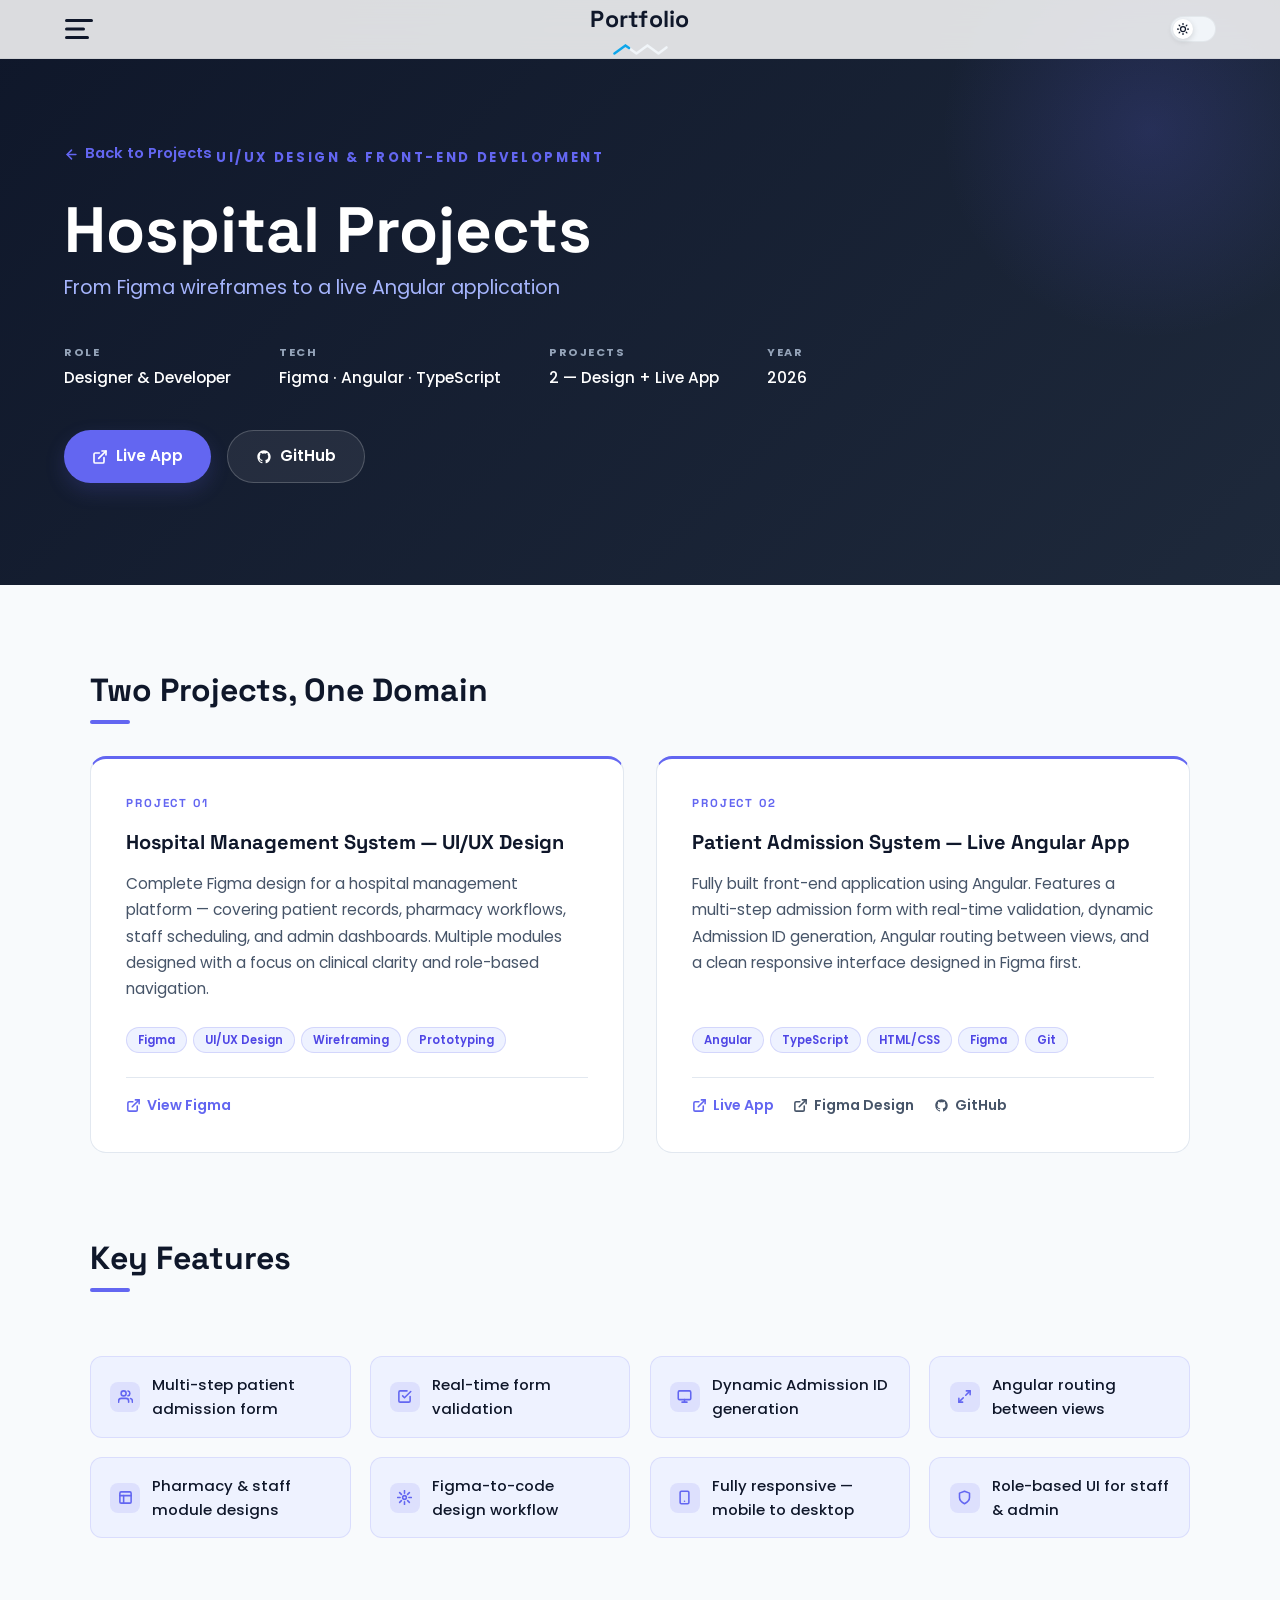
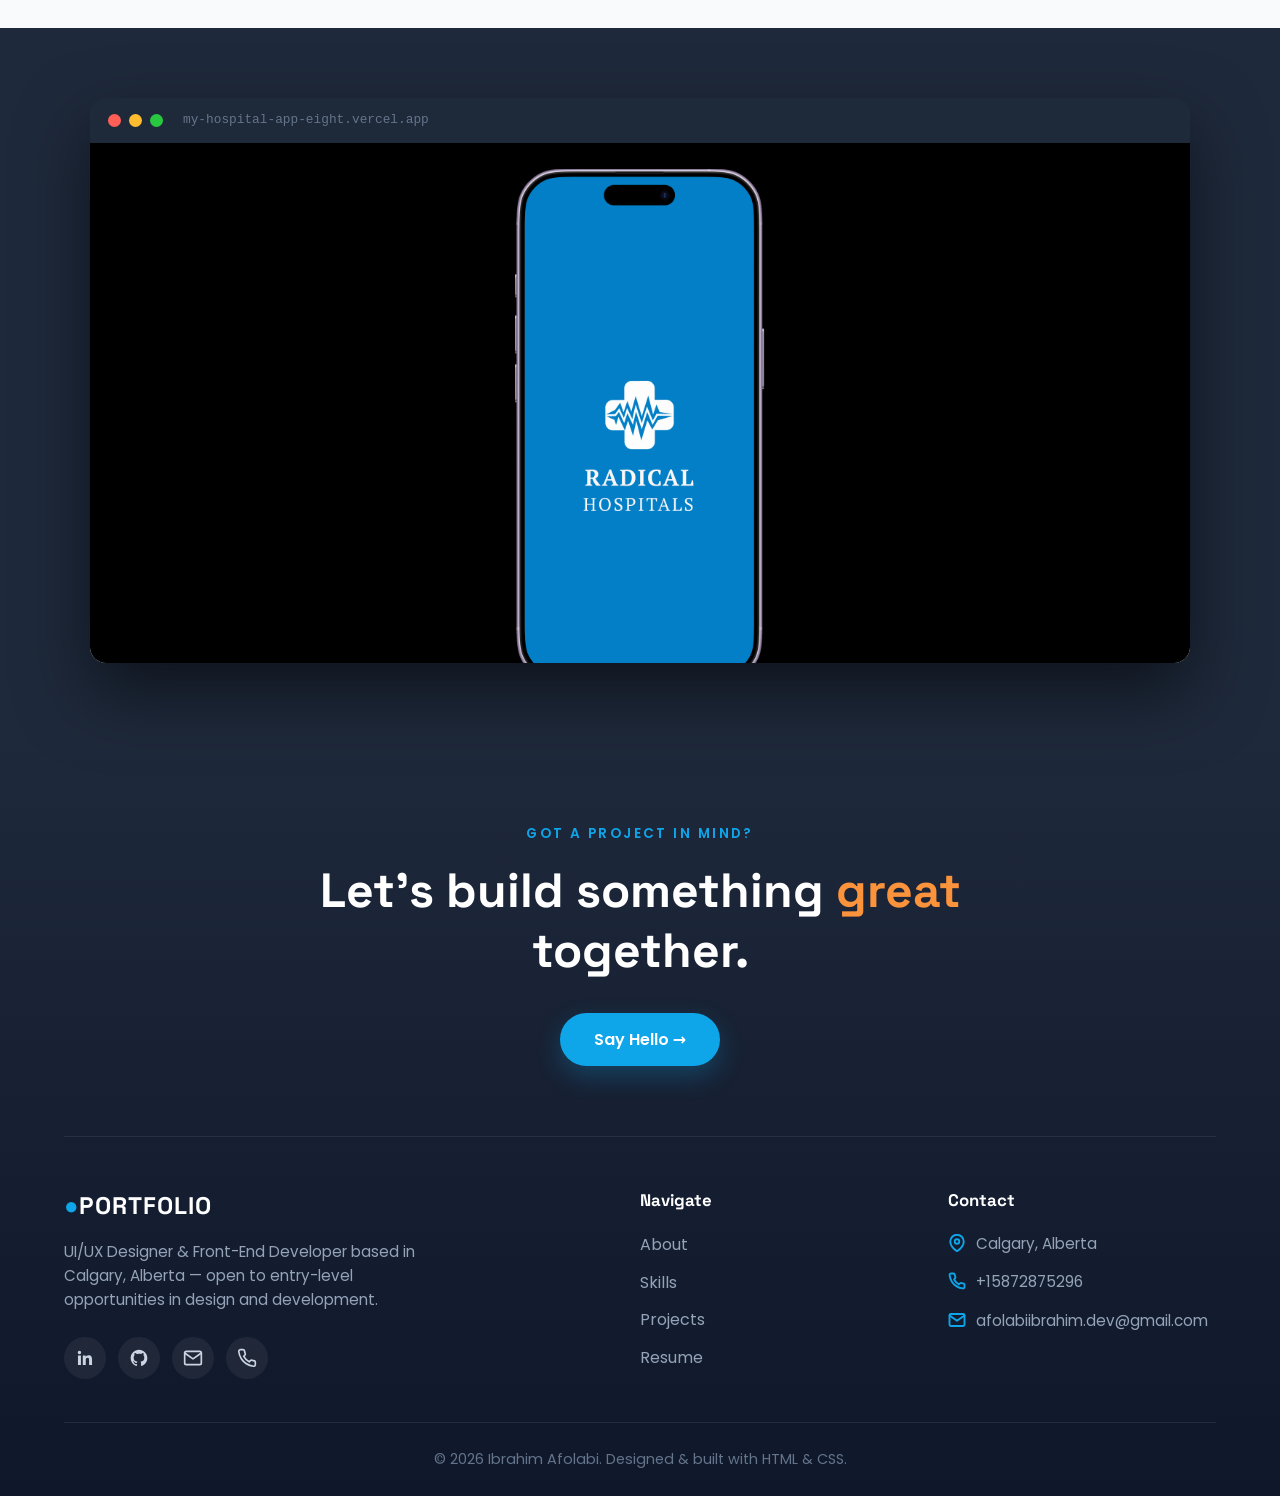
<file: Hospital/index.html>
<!DOCTYPE html>
<html lang="en">
<head>
  <meta charset="UTF-8">
  <meta name="viewport" content="width=device-width, initial-scale=1.0">
  <title>Hospital Projects | Ibrahim Afolabi</title>
  <link rel="preconnect" href="https://fonts.googleapis.com">
  <link rel="preconnect" href="https://fonts.gstatic.com" crossorigin>
  <link href="https://fonts.googleapis.com/css2?family=Space+Grotesk:wght@500;600;700&family=Poppins:wght@300;400;500;600;700&display=swap" rel="stylesheet">
  <link rel="stylesheet" href="../styles.css">
  <link rel="stylesheet" href="styles.css">
  <script>
    if (localStorage.getItem('portfolio-theme') === 'dark') {
      document.documentElement.setAttribute('data-theme', 'dark');
    }
  </script>
</head>
<body>

  <nav>
    <div class="nav-container nav-container-v2">
      <button class="hamburger hamburger-left" id="hamburger" aria-label="Toggle menu" aria-expanded="false" aria-controls="navOverlay">
        <span></span>
        <span></span>
        <span></span>
      </button>

      <a href="../index.html" class="logo logo-center" style="text-decoration:none;">
        <span class="logo-word">Portfolio</span>
        <svg class="logo-zigzag" viewBox="0 0 56 14" xmlns="http://www.w3.org/2000/svg" aria-hidden="true">
          <path class="zigzag-base" d="M2 11 L13 3 L24 11 L35 3 L46 11 L54 5" />
          <path class="zigzag-trail" d="M2 11 L13 3 L24 11 L35 3 L46 11 L54 5" />
        </svg>
      </a>

      <button class="theme-toggle" id="themeToggle" aria-label="Toggle dark mode">
        <span class="toggle-track">
          <span class="toggle-thumb">
            <svg class="icon-sun" xmlns="http://www.w3.org/2000/svg" width="12" height="12" viewBox="0 0 24 24" fill="none" stroke="currentColor" stroke-width="2.5" stroke-linecap="round" stroke-linejoin="round"><circle cx="12" cy="12" r="5"/><line x1="12" y1="1" x2="12" y2="3"/><line x1="12" y1="21" x2="12" y2="23"/><line x1="4.22" y1="4.22" x2="5.64" y2="5.64"/><line x1="18.36" y1="18.36" x2="19.78" y2="19.78"/><line x1="1" y1="12" x2="3" y2="12"/><line x1="21" y1="12" x2="23" y2="12"/><line x1="4.22" y1="19.78" x2="5.64" y2="18.36"/><line x1="18.36" y1="5.64" x2="19.78" y2="4.22"/></svg>
            <svg class="icon-moon" xmlns="http://www.w3.org/2000/svg" width="12" height="12" viewBox="0 0 24 24" fill="none" stroke="currentColor" stroke-width="2.5" stroke-linecap="round" stroke-linejoin="round"><path d="M21 12.79A9 9 0 1 1 11.21 3a7 7 0 0 0 9.79 9.79z"/></svg>
          </span>
        </span>
      </button>
    </div>
  </nav>

  <div class="nav-overlay" id="navOverlay">
    <a href="../index.html#about"><span class="num">01</span>About</a>
    <a href="../index.html#skills"><span class="num">02</span>Skills</a>
    <a href="../index.html#projects"><span class="num">03</span>Projects</a>
    <a href="../index.html#contact"><span class="num">04</span>Contact</a>
    <a href="../Ibrahim_Afolabi_Resume.pdf" target="_blank"><span class="num">05</span>Resume</a>
  </div>

  <!-- HERO -->
  <section class="project-hero">
    <div class="project-hero-inner">
      <a href="../index.html#projects" class="back-link">
        <svg xmlns="http://www.w3.org/2000/svg" width="15" height="15" viewBox="0 0 24 24" fill="none" stroke="currentColor" stroke-width="2.5" stroke-linecap="round" stroke-linejoin="round"><line x1="19" y1="12" x2="5" y2="12"/><polyline points="12 19 5 12 12 5"/></svg>
        Back to Projects
      </a>
      <p class="eyebrow">UI/UX Design &amp; Front-End Development</p>
      <h1>Hospital Projects</h1>
      <p class="project-subtitle">From Figma wireframes to a live Angular application</p>

      <div class="project-meta">
        <div class="meta-item">
          <span class="meta-label">Role</span>
          <span class="meta-value">Designer &amp; Developer</span>
        </div>
        <div class="meta-item">
          <span class="meta-label">Tech</span>
          <span class="meta-value">Figma · Angular · TypeScript</span>
        </div>
        <div class="meta-item">
          <span class="meta-label">Projects</span>
          <span class="meta-value">2 — Design + Live App</span>
        </div>
        <div class="meta-item">
          <span class="meta-label">Year</span>
          <span class="meta-value">2026</span>
        </div>
      </div>

      <div class="project-cta-row">
        <a href="https://my-hospital-app-eight.vercel.app/" target="_blank" class="project-btn brand-btn">
          <svg xmlns="http://www.w3.org/2000/svg" width="16" height="16" viewBox="0 0 24 24" fill="none" stroke="currentColor" stroke-width="2.5" stroke-linecap="round" stroke-linejoin="round"><path d="M18 13v6a2 2 0 01-2 2H5a2 2 0 01-2-2V8a2 2 0 012-2h6"/><polyline points="15 3 21 3 21 9"/><line x1="10" y1="14" x2="21" y2="3"/></svg>
          Live App
        </a>
        <a href="https://github.com/afolabiibrahimtech/my-hospital-app" target="_blank" class="project-btn outline-btn">
          <svg width="16" height="16" viewBox="0 0 24 24" fill="currentColor"><path d="M12 2C6.477 2 2 6.477 2 12c0 4.418 2.865 8.166 6.839 9.489.5.092.682-.217.682-.482 0-.237-.009-.868-.013-1.703-2.782.604-3.369-1.342-3.369-1.342-.454-1.155-1.11-1.462-1.11-1.462-.908-.62.069-.608.069-.608 1.003.07 1.531 1.03 1.531 1.03.892 1.529 2.341 1.087 2.91.832.092-.647.35-1.088.636-1.338-2.22-.253-4.555-1.11-4.555-4.943 0-1.091.39-1.984 1.029-2.683-.103-.253-.446-1.27.098-2.647 0 0 .84-.269 2.75 1.025A9.578 9.578 0 0 1 12 6.836c.85.004 1.705.115 2.504.337 1.909-1.294 2.747-1.025 2.747-1.025.546 1.377.203 2.394.1 2.647.64.699 1.028 1.592 1.028 2.683 0 3.842-2.339 4.687-4.566 4.935.359.309.678.919.678 1.852 0 1.336-.012 2.415-.012 2.743 0 .267.18.578.688.48C19.138 20.163 22 16.418 22 12c0-5.523-4.477-10-10-10z"/></svg>
          GitHub
        </a>
      </div>
    </div>
  </section>

  <!-- TWO SUB-PROJECT CARDS -->
  <section class="subprojects reveal">
    <div class="subprojects-inner">
      <h2 class="section-title">Two Projects, One Domain</h2>

      <div class="sub-grid">

        <!-- Project 1: Figma UI/UX -->
        <div class="sub-card">
          <span class="sub-card-num">Project 01</span>
          <h3>Hospital Management System — UI/UX Design</h3>
          <p>Complete Figma design for a hospital management platform — covering patient records, pharmacy workflows, staff scheduling, and admin dashboards. Multiple modules designed with a focus on clinical clarity and role-based navigation.</p>
          <div class="tech-stack">
            <span class="tech-pill">Figma</span>
            <span class="tech-pill">UI/UX Design</span>
            <span class="tech-pill">Wireframing</span>
            <span class="tech-pill">Prototyping</span>
          </div>
          <div class="sub-card-links">
            <a href="https://www.figma.com/design/PHMCqzM179QBMrzAl6KRJA/Hospital-App?node-id=0-1&t=KrnziGbpmaCVvLgA-1"
               target="_blank" class="sub-link">
              <svg xmlns="http://www.w3.org/2000/svg" width="15" height="15" viewBox="0 0 24 24" fill="none" stroke="currentColor" stroke-width="2.5" stroke-linecap="round" stroke-linejoin="round"><path d="M18 13v6a2 2 0 01-2 2H5a2 2 0 01-2-2V8a2 2 0 012-2h6"/><polyline points="15 3 21 3 21 9"/><line x1="10" y1="14" x2="21" y2="3"/></svg>
              View Figma
            </a>
          </div>
        </div>

        <!-- Project 2: Angular App -->
        <div class="sub-card">
          <span class="sub-card-num">Project 02</span>
          <h3>Patient Admission System — Live Angular App</h3>
          <p>Fully built front-end application using Angular. Features a multi-step admission form with real-time validation, dynamic Admission ID generation, Angular routing between views, and a clean responsive interface designed in Figma first.</p>
          <div class="tech-stack">
            <span class="tech-pill">Angular</span>
            <span class="tech-pill">TypeScript</span>
            <span class="tech-pill">HTML/CSS</span>
            <span class="tech-pill">Figma</span>
            <span class="tech-pill">Git</span>
          </div>
          <div class="sub-card-links">
            <a href="https://my-hospital-app-eight.vercel.app/" target="_blank" class="sub-link">
              <svg xmlns="http://www.w3.org/2000/svg" width="15" height="15" viewBox="0 0 24 24" fill="none" stroke="currentColor" stroke-width="2.5" stroke-linecap="round" stroke-linejoin="round"><path d="M18 13v6a2 2 0 01-2 2H5a2 2 0 01-2-2V8a2 2 0 012-2h6"/><polyline points="15 3 21 3 21 9"/><line x1="10" y1="14" x2="21" y2="3"/></svg>
              Live App
            </a>
            <a href="https://www.figma.com/design/X7MNDkVpxuodoT19QN0Rvi/Patient--Admision-Form?t=bGUNePpCjK0tRTn7-1"
               target="_blank" class="sub-link ghost">
              <svg xmlns="http://www.w3.org/2000/svg" width="15" height="15" viewBox="0 0 24 24" fill="none" stroke="currentColor" stroke-width="2.5" stroke-linecap="round" stroke-linejoin="round"><path d="M18 13v6a2 2 0 01-2 2H5a2 2 0 01-2-2V8a2 2 0 012-2h6"/><polyline points="15 3 21 3 21 9"/><line x1="10" y1="14" x2="21" y2="3"/></svg>
              Figma Design
            </a>
            <a href="https://github.com/afolabiibrahimtech/my-hospital-app" target="_blank" class="sub-link ghost">
              <svg width="15" height="15" viewBox="0 0 24 24" fill="currentColor"><path d="M12 2C6.477 2 2 6.477 2 12c0 4.418 2.865 8.166 6.839 9.489.5.092.682-.217.682-.482 0-.237-.009-.868-.013-1.703-2.782.604-3.369-1.342-3.369-1.342-.454-1.155-1.11-1.462-1.11-1.462-.908-.62.069-.608.069-.608 1.003.07 1.531 1.03 1.531 1.03.892 1.529 2.341 1.087 2.91.832.092-.647.35-1.088.636-1.338-2.22-.253-4.555-1.11-4.555-4.943 0-1.091.39-1.984 1.029-2.683-.103-.253-.446-1.27.098-2.647 0 0 .84-.269 2.75 1.025A9.578 9.578 0 0 1 12 6.836c.85.004 1.705.115 2.504.337 1.909-1.294 2.747-1.025 2.747-1.025.546 1.377.203 2.394.1 2.647.64.699 1.028 1.592 1.028 2.683 0 3.842-2.339 4.687-4.566 4.935.359.309.678.919.678 1.852 0 1.336-.012 2.415-.012 2.743 0 .267.18.578.688.48C19.138 20.163 22 16.418 22 12c0-5.523-4.477-10-10-10z"/></svg>
              GitHub
            </a>
          </div>
        </div>

      </div>
    </div>
  </section>

  <!-- KEY FEATURES -->
  <section class="features-section reveal">
    <div class="features-inner">
      <h2 class="section-title">Key Features</h2>
      <div class="features-grid">
        <div class="feature-chip">
          <span class="ficon">
            <svg xmlns="http://www.w3.org/2000/svg" width="15" height="15" viewBox="0 0 24 24" fill="none" stroke="currentColor" stroke-width="2.5" stroke-linecap="round" stroke-linejoin="round"><path d="M17 21v-2a4 4 0 0 0-4-4H5a4 4 0 0 0-4 4v2"/><circle cx="9" cy="7" r="4"/><path d="M23 21v-2a4 4 0 0 0-3-3.87"/><path d="M16 3.13a4 4 0 0 1 0 7.75"/></svg>
          </span>
          Multi-step patient admission form
        </div>
        <div class="feature-chip">
          <span class="ficon">
            <svg xmlns="http://www.w3.org/2000/svg" width="15" height="15" viewBox="0 0 24 24" fill="none" stroke="currentColor" stroke-width="2.5" stroke-linecap="round" stroke-linejoin="round"><polyline points="9 11 12 14 22 4"/><path d="M21 12v7a2 2 0 0 1-2 2H5a2 2 0 0 1-2-2V5a2 2 0 0 1 2-2h11"/></svg>
          </span>
          Real-time form validation
        </div>
        <div class="feature-chip">
          <span class="ficon">
            <svg xmlns="http://www.w3.org/2000/svg" width="15" height="15" viewBox="0 0 24 24" fill="none" stroke="currentColor" stroke-width="2.5" stroke-linecap="round" stroke-linejoin="round"><rect x="2" y="3" width="20" height="14" rx="2"/><line x1="8" y1="21" x2="16" y2="21"/><line x1="12" y1="17" x2="12" y2="21"/></svg>
          </span>
          Dynamic Admission ID generation
        </div>
        <div class="feature-chip">
          <span class="ficon">
            <svg xmlns="http://www.w3.org/2000/svg" width="15" height="15" viewBox="0 0 24 24" fill="none" stroke="currentColor" stroke-width="2.5" stroke-linecap="round" stroke-linejoin="round"><polyline points="15 3 21 3 21 9"/><polyline points="9 21 3 21 3 15"/><line x1="21" y1="3" x2="14" y2="10"/><line x1="3" y1="21" x2="10" y2="14"/></svg>
          </span>
          Angular routing between views
        </div>
        <div class="feature-chip">
          <span class="ficon">
            <svg xmlns="http://www.w3.org/2000/svg" width="15" height="15" viewBox="0 0 24 24" fill="none" stroke="currentColor" stroke-width="2.5" stroke-linecap="round" stroke-linejoin="round"><rect x="3" y="3" width="18" height="18" rx="2"/><path d="M3 9h18"/><path d="M9 21V9"/></svg>
          </span>
          Pharmacy &amp; staff module designs
        </div>
        <div class="feature-chip">
          <span class="ficon">
            <svg xmlns="http://www.w3.org/2000/svg" width="15" height="15" viewBox="0 0 24 24" fill="none" stroke="currentColor" stroke-width="2.5" stroke-linecap="round" stroke-linejoin="round"><circle cx="12" cy="12" r="3"/><path d="M12 1v4M12 19v4M4.22 4.22l2.83 2.83M16.95 16.95l2.83 2.83M1 12h4M19 12h4M4.22 19.78l2.83-2.83M16.95 7.05l2.83-2.83"/></svg>
          </span>
          Figma-to-code design workflow
        </div>
        <div class="feature-chip">
          <span class="ficon">
            <svg xmlns="http://www.w3.org/2000/svg" width="15" height="15" viewBox="0 0 24 24" fill="none" stroke="currentColor" stroke-width="2.5" stroke-linecap="round" stroke-linejoin="round"><rect x="5" y="2" width="14" height="20" rx="2"/><line x1="12" y1="18" x2="12.01" y2="18"/></svg>
          </span>
          Fully responsive — mobile to desktop
        </div>
        <div class="feature-chip">
          <span class="ficon">
            <svg xmlns="http://www.w3.org/2000/svg" width="15" height="15" viewBox="0 0 24 24" fill="none" stroke="currentColor" stroke-width="2.5" stroke-linecap="round" stroke-linejoin="round"><path d="M12 22s8-4 8-10V5l-8-3-8 3v7c0 6 8 10 8 10z"/></svg>
          </span>
          Role-based UI for staff &amp; admin
        </div>
      </div>
    </div>
  </section>

  <!-- LIVE APP PREVIEW -->
  <section class="project-preview reveal">
    <div class="preview-inner">
      <div class="browser-mockup">
        <div class="browser-bar">
          <span class="dot red"></span>
          <span class="dot yellow"></span>
          <span class="dot green"></span>
          <span class="browser-url">my-hospital-app-eight.vercel.app</span>
        </div>
        <div class="browser-screen">
          <img src="../images/Hospital.png" alt="Hospital App screenshot">
        </div>
      </div>
    </div>
  </section>

  <!-- FOOTER -->
  <footer>
    <div class="footer-container">
      <div class="footer-cta reveal">
        <p class="footer-eyebrow">Got a project in mind?</p>
        <h2>Let's build something <span class="accent-text">great</span> together.</h2>
        <a href="mailto:afolabiibrahim.dev@gmail.com" class="footer-cta-btn">Say Hello →</a>
      </div>
      <div class="footer-divider"></div>
      <div class="footer-content">
        <div class="footer-brand">
          <div class="logo"><span class="logo-dots">●</span>PORTFOLIO</div>
          <p class="footer-tagline">UI/UX Designer &amp; Front-End Developer based in Calgary, Alberta — open to entry-level opportunities in design and development.</p>
          <div class="footer-socials">
            <a href="https://www.linkedin.com/in/ibrahim-afolabi-062348404" target="_blank" class="social-icon" aria-label="LinkedIn">
              <svg width="20" height="20" viewBox="0 0 24 24" fill="currentColor"><path d="M20.45 20.45h-3.55v-5.57c0-1.33-.02-3.04-1.85-3.04-1.85 0-2.14 1.45-2.14 2.94v5.67H9.36V9h3.41v1.56h.05c.48-.9 1.64-1.85 3.37-1.85 3.6 0 4.27 2.37 4.27 5.46v6.28zM5.34 7.43a2.06 2.06 0 110-4.12 2.06 2.06 0 010 4.12zM7.12 20.45H3.56V9h3.56v11.45z"/></svg>
            </a>
            <a href="https://github.com/afolabiibrahimtech" target="_blank" class="social-icon" aria-label="GitHub">
              <svg width="20" height="20" viewBox="0 0 24 24" fill="currentColor"><path d="M12 2C6.477 2 2 6.477 2 12c0 4.418 2.865 8.166 6.839 9.489.5.092.682-.217.682-.482 0-.237-.009-.868-.013-1.703-2.782.604-3.369-1.342-3.369-1.342-.454-1.155-1.11-1.462-1.11-1.462-.908-.62.069-.608.069-.608 1.003.07 1.531 1.03 1.531 1.03.892 1.529 2.341 1.087 2.91.832.092-.647.35-1.088.636-1.338-2.22-.253-4.555-1.11-4.555-4.943 0-1.091.39-1.984 1.029-2.683-.103-.253-.446-1.27.098-2.647 0 0 .84-.269 2.75 1.025A9.578 9.578 0 0 1 12 6.836c.85.004 1.705.115 2.504.337 1.909-1.294 2.747-1.025 2.747-1.025.546 1.377.203 2.394.1 2.647.64.699 1.028 1.592 1.028 2.683 0 3.842-2.339 4.687-4.566 4.935.359.309.678.919.678 1.852 0 1.336-.012 2.415-.012 2.743 0 .267.18.578.688.48C19.138 20.163 22 16.418 22 12c0-5.523-4.477-10-10-10z"/></svg>
            </a>
            <a href="mailto:afolabiibrahim.dev@gmail.com" class="social-icon" aria-label="Email">
              <svg width="20" height="20" viewBox="0 0 24 24" fill="none" stroke="currentColor" stroke-width="2" stroke-linecap="round" stroke-linejoin="round"><path d="M4 4h16c1.1 0 2 .9 2 2v12c0 1.1-.9 2-2 2H4c-1.1 0-2-.9-2-2V6c0-1.1.9-2 2-2z"/><polyline points="22,6 12,13 2,6"/></svg>
            </a>
            <a href="tel:+15872875296" class="social-icon" aria-label="Phone">
              <svg width="20" height="20" viewBox="0 0 24 24" fill="none" stroke="currentColor" stroke-width="2" stroke-linecap="round" stroke-linejoin="round"><path d="M22 16.92v3a2 2 0 01-2.18 2 19.79 19.79 0 01-8.63-3.07 19.5 19.5 0 01-6-6 19.79 19.79 0 01-3.07-8.67A2 2 0 014.11 2h3a2 2 0 012 1.72 12.84 12.84 0 00.7 2.81 2 2 0 01-.45 2.11L8.09 10.09a16 16 0 006.5 6.5l1.45-1.45a2 2 0 012.11-.45 12.84 12.84 0 002.81.7A2 2 0 0122 16.92z"/></svg>
            </a>
          </div>
        </div>
        <div class="footer-links">
          <h3>Navigate</h3>
          <a href="../index.html#about">About</a>
          <a href="../index.html#skills">Skills</a>
          <a href="../index.html#projects">Projects</a>
          <a href="../Ibrahim_Afolabi_Resume.pdf" target="_blank">Resume</a>
        </div>
        <div class="footer-contact">
          <h3>Contact</h3>
          <div class="contact-item">
            <svg width="18" height="18" viewBox="0 0 24 24" fill="none" stroke="currentColor" stroke-width="2.5" stroke-linecap="round" stroke-linejoin="round"><path d="M21 10c0 7-9 13-9 13S3 17 3 10a9 9 0 0118 0z"/><circle cx="12" cy="10" r="3"/></svg>
            <span>Calgary, Alberta</span>
          </div>
          <div class="contact-item">
            <svg width="18" height="18" viewBox="0 0 24 24" fill="none" stroke="currentColor" stroke-width="2.5" stroke-linecap="round" stroke-linejoin="round"><path d="M22 16.92v3a2 2 0 01-2.18 2 19.79 19.79 0 01-8.63-3.07 19.5 19.5 0 01-6-6 19.79 19.79 0 01-3.07-8.67A2 2 0 014.11 2h3a2 2 0 012 1.72 12.84 12.84 0 00.7 2.81 2 2 0 01-.45 2.11L8.09 10.09a16 16 0 006.5 6.5l1.45-1.45a2 2 0 012.11-.45 12.84 12.84 0 002.81.7A2 2 0 0122 16.92z"/></svg>
            <span>+15872875296</span>
          </div>
          <div class="contact-item">
            <svg width="18" height="18" viewBox="0 0 24 24" fill="none" stroke="currentColor" stroke-width="2.5" stroke-linecap="round" stroke-linejoin="round"><path d="M4 4h16c1.1 0 2 .9 2 2v12c0 1.1-.9 2-2 2H4c-1.1 0-2-.9-2-2V6c0-1.1.9-2 2-2z"/><polyline points="22,6 12,13 2,6"/></svg>
            <span>afolabiibrahim.dev@gmail.com</span>
          </div>
        </div>
      </div>
      <div class="footer-bottom">
        <p>&copy; 2026 Ibrahim Afolabi. Designed &amp; built with HTML &amp; CSS.</p>
      </div>
    </div>
  </footer>

  <script>
    // Theme toggle
    const themeToggle = document.getElementById('themeToggle');
    if (themeToggle) {
      themeToggle.addEventListener('click', () => {
        const isDark = document.documentElement.getAttribute('data-theme') === 'dark';
        if (isDark) {
          document.documentElement.removeAttribute('data-theme');
          localStorage.setItem('portfolio-theme', 'light');
        } else {
          document.documentElement.setAttribute('data-theme', 'dark');
          localStorage.setItem('portfolio-theme', 'dark');
        }
      });
    }

    const heroSection = document.querySelector('.project-hero');
    const hamburger = document.getElementById('hamburger');
    const navOverlay = document.getElementById('navOverlay');
    hamburger.addEventListener('click', (e) => {
      e.stopPropagation();
      const isOpen = navOverlay.classList.toggle('active');
      hamburger.classList.toggle('active');
      hamburger.setAttribute('aria-expanded', isOpen);
      document.body.classList.toggle('nav-open', isOpen);

      if (isOpen && heroSection) {
        const heroBottom = heroSection.getBoundingClientRect().bottom;
        navOverlay.classList.toggle('on-dark', heroBottom > 76);
      }
    });
    navOverlay.querySelectorAll('a').forEach(l => l.addEventListener('click', () => {
      navOverlay.classList.remove('active');
      hamburger.classList.remove('active');
      hamburger.setAttribute('aria-expanded', 'false');
      document.body.classList.remove('nav-open');
    }));
    document.addEventListener('click', (e) => {
      const isOpen = navOverlay.classList.contains('active');
      if (isOpen && !navOverlay.contains(e.target) && !hamburger.contains(e.target)) {
        navOverlay.classList.remove('active');
        hamburger.classList.remove('active');
        hamburger.setAttribute('aria-expanded', 'false');
        document.body.classList.remove('nav-open');
      }
    });
    document.querySelectorAll('.reveal').forEach(el =>
      new IntersectionObserver(([e]) => {
        if (e.isIntersecting) { el.classList.add('visible'); }
      }, { threshold: 0.1 }).observe(el)
    );
  </script>

</body>
</html>
</file>
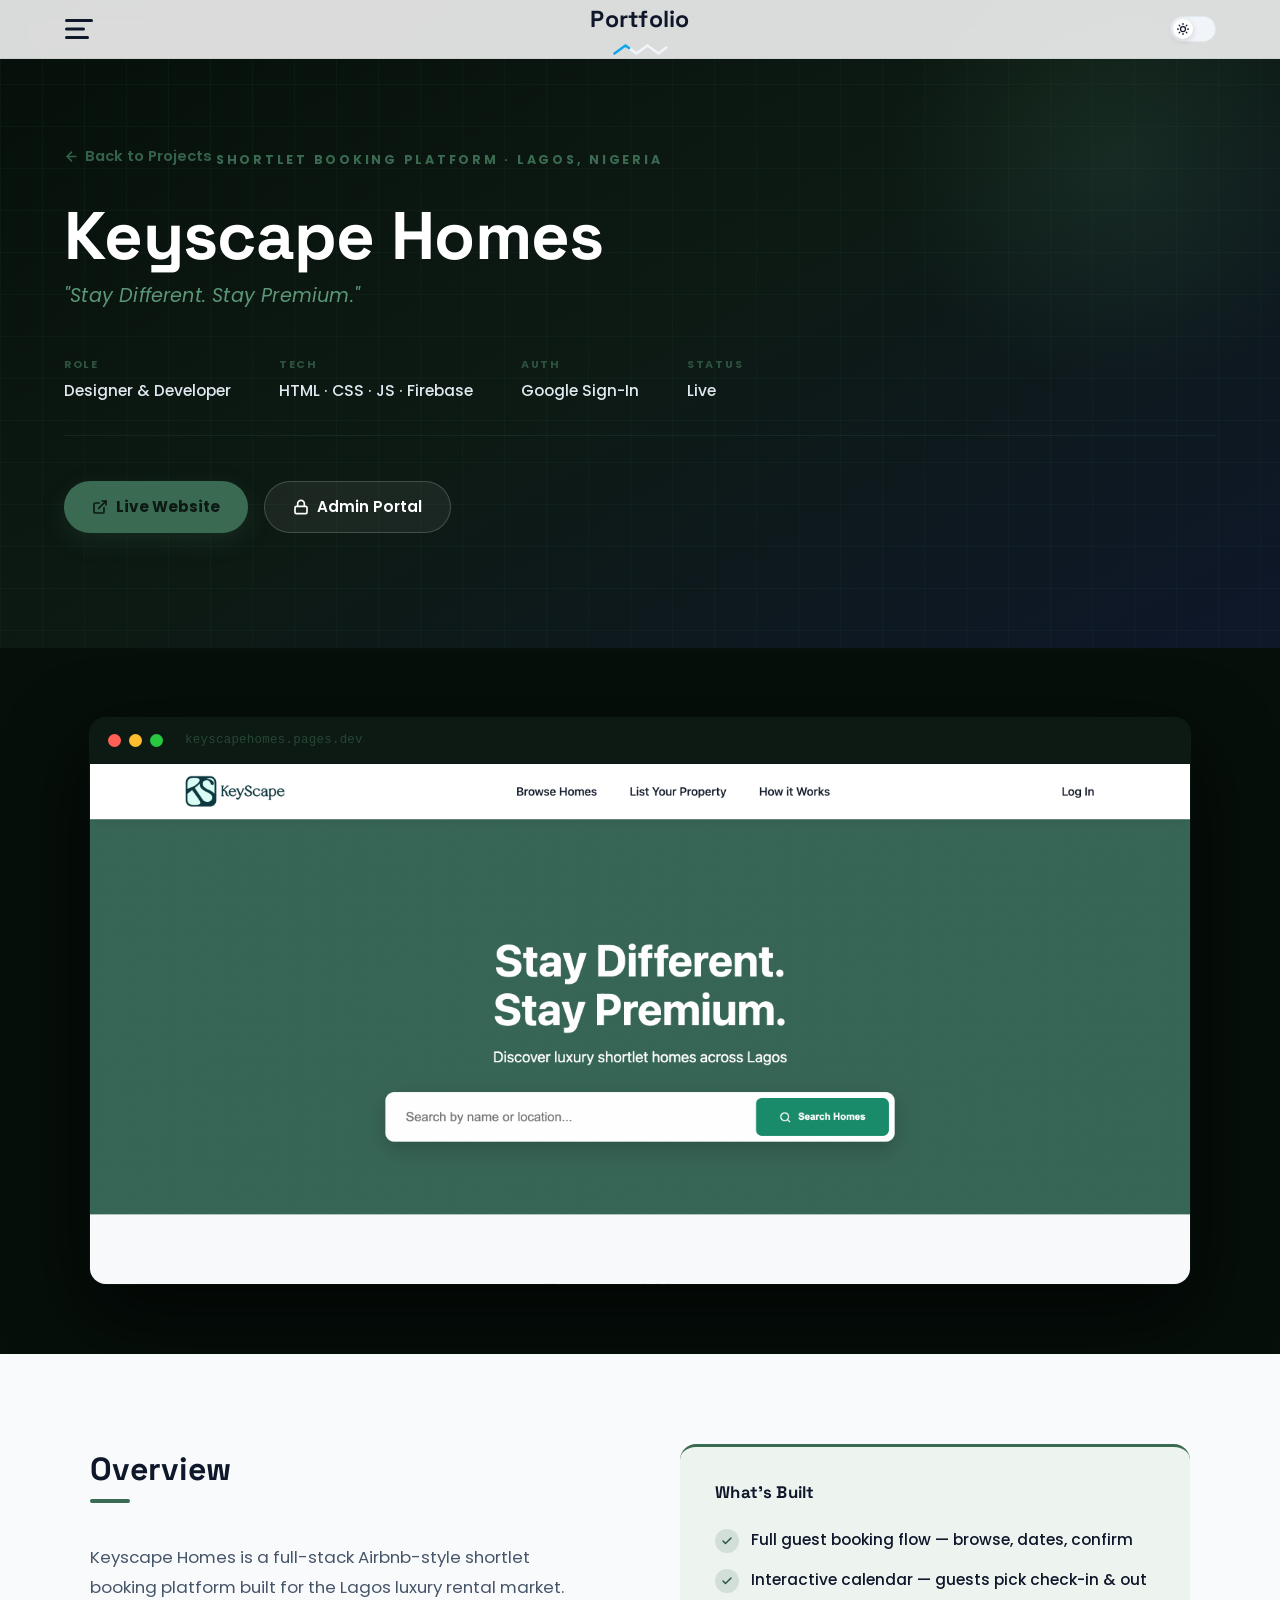
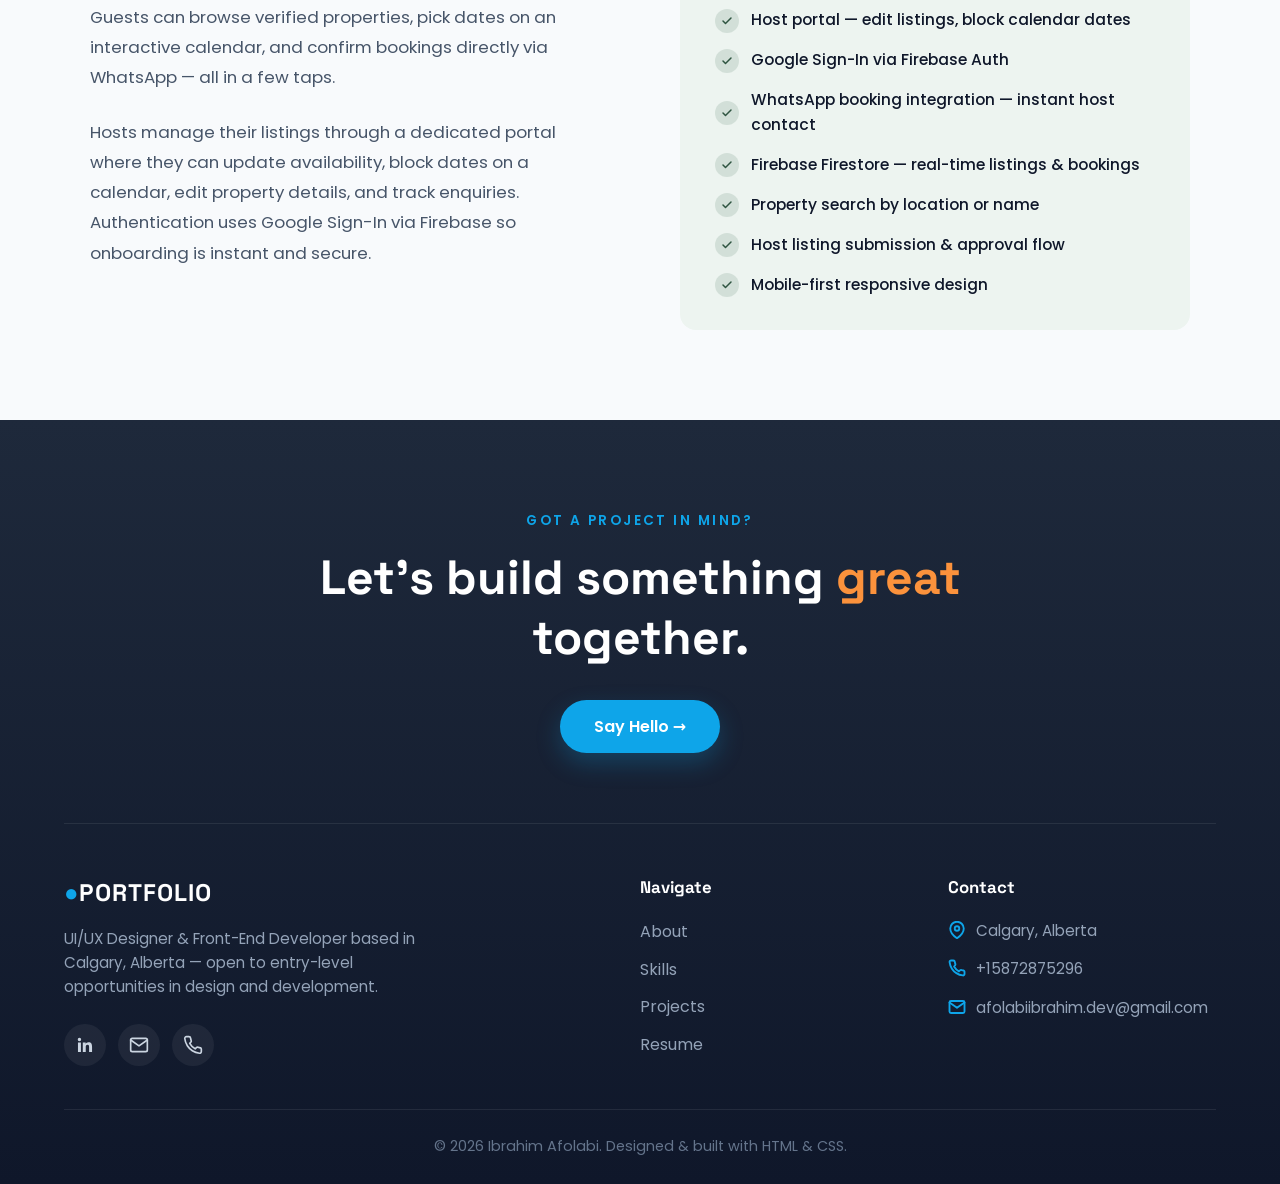
<file: keyscape/index.html>
<!DOCTYPE html>
<html lang="en">
<head>
  <meta charset="UTF-8">
  <meta name="viewport" content="width=device-width, initial-scale=1.0">
  <title>Keyscape Homes | Ibrahim Afolabi</title>
  <link rel="preconnect" href="https://fonts.googleapis.com">
  <link rel="preconnect" href="https://fonts.gstatic.com" crossorigin>
  <link href="https://fonts.googleapis.com/css2?family=Space+Grotesk:wght@500;600;700&family=Poppins:wght@300;400;500;600;700&display=swap" rel="stylesheet">
  <link rel="stylesheet" href="../styles.css">
  <link rel="stylesheet" href="styles.css">
  <script>
    if (localStorage.getItem('portfolio-theme') === 'dark') {
      document.documentElement.setAttribute('data-theme', 'dark');
    }
  </script>
</head>
<body>

  <nav>
    <div class="nav-container nav-container-v2">
      <button class="hamburger hamburger-left" id="hamburger" aria-label="Toggle menu" aria-expanded="false" aria-controls="navOverlay">
        <span></span>
        <span></span>
        <span></span>
      </button>

      <a href="../index.html" class="logo logo-center" style="text-decoration:none;">
        <span class="logo-word">Portfolio</span>
        <svg class="logo-zigzag" viewBox="0 0 56 14" xmlns="http://www.w3.org/2000/svg" aria-hidden="true">
          <path class="zigzag-base" d="M2 11 L13 3 L24 11 L35 3 L46 11 L54 5" />
          <path class="zigzag-trail" d="M2 11 L13 3 L24 11 L35 3 L46 11 L54 5" />
        </svg>
      </a>

      <button class="theme-toggle" id="themeToggle" aria-label="Toggle dark mode">
        <span class="toggle-track">
          <span class="toggle-thumb">
            <svg class="icon-sun" xmlns="http://www.w3.org/2000/svg" width="12" height="12" viewBox="0 0 24 24" fill="none" stroke="currentColor" stroke-width="2.5" stroke-linecap="round" stroke-linejoin="round"><circle cx="12" cy="12" r="5"/><line x1="12" y1="1" x2="12" y2="3"/><line x1="12" y1="21" x2="12" y2="23"/><line x1="4.22" y1="4.22" x2="5.64" y2="5.64"/><line x1="18.36" y1="18.36" x2="19.78" y2="19.78"/><line x1="1" y1="12" x2="3" y2="12"/><line x1="21" y1="12" x2="23" y2="12"/><line x1="4.22" y1="19.78" x2="5.64" y2="18.36"/><line x1="18.36" y1="5.64" x2="19.78" y2="4.22"/></svg>
            <svg class="icon-moon" xmlns="http://www.w3.org/2000/svg" width="12" height="12" viewBox="0 0 24 24" fill="none" stroke="currentColor" stroke-width="2.5" stroke-linecap="round" stroke-linejoin="round"><path d="M21 12.79A9 9 0 1 1 11.21 3a7 7 0 0 0 9.79 9.79z"/></svg>
          </span>
        </span>
      </button>
    </div>
  </nav>

  <div class="nav-overlay" id="navOverlay">
    <a href="../index.html#about"><span class="num">01</span>About</a>
    <a href="../index.html#skills"><span class="num">02</span>Skills</a>
    <a href="../index.html#projects"><span class="num">03</span>Projects</a>
    <a href="../index.html#contact"><span class="num">04</span>Contact</a>
    <a href="../Ibrahim_Afolabi_Resume.pdf" target="_blank"><span class="num">05</span>Resume</a>
  </div>

  <!-- HERO -->
  <section class="project-hero">
    <div class="project-hero-inner">
      <a href="../index.html#projects" class="back-link">
        <svg xmlns="http://www.w3.org/2000/svg" width="15" height="15" viewBox="0 0 24 24" fill="none" stroke="currentColor" stroke-width="2.5" stroke-linecap="round" stroke-linejoin="round"><line x1="19" y1="12" x2="5" y2="12"/><polyline points="12 19 5 12 12 5"/></svg>
        Back to Projects
      </a>
      <p class="eyebrow">Shortlet Booking Platform · Lagos, Nigeria</p>
      <h1>Keyscape Homes</h1>
      <p class="project-subtitle">"Stay Different. Stay Premium."</p>

      <div class="project-meta">
        <div class="meta-item">
          <span class="meta-label">Role</span>
          <span class="meta-value">Designer &amp; Developer</span>
        </div>
        <div class="meta-item">
          <span class="meta-label">Tech</span>
          <span class="meta-value">HTML · CSS · JS · Firebase</span>
        </div>
        <div class="meta-item">
          <span class="meta-label">Auth</span>
          <span class="meta-value">Google Sign-In</span>
        </div>
        <div class="meta-item">
          <span class="meta-label">Status</span>
          <span class="meta-value">Live</span>
        </div>
      </div>

      <div class="project-cta-row">
        <a href="https://keyscapehomes.pages.dev/" target="_blank" class="project-btn brand-btn">
          <svg xmlns="http://www.w3.org/2000/svg" width="16" height="16" viewBox="0 0 24 24" fill="none" stroke="currentColor" stroke-width="2.5" stroke-linecap="round" stroke-linejoin="round"><path d="M18 13v6a2 2 0 01-2 2H5a2 2 0 01-2-2V8a2 2 0 012-2h6"/><polyline points="15 3 21 3 21 9"/><line x1="10" y1="14" x2="21" y2="3"/></svg>
          Live Website
        </a>
        <a href="https://keyscapehomes.pages.dev/admin" target="_blank" class="project-btn outline-btn">
          <svg xmlns="http://www.w3.org/2000/svg" width="16" height="16" viewBox="0 0 24 24" fill="none" stroke="currentColor" stroke-width="2.5" stroke-linecap="round" stroke-linejoin="round"><rect x="3" y="11" width="18" height="11" rx="2"/><path d="M7 11V7a5 5 0 0110 0v4"/></svg>
          Admin Portal
        </a>
      </div>
    </div>
  </section>

  <!-- BROWSER PREVIEW -->
  <section class="project-preview reveal">
    <div class="preview-inner">
      <div class="browser-mockup">
        <div class="browser-bar">
          <span class="dot red"></span>
          <span class="dot yellow"></span>
          <span class="dot green"></span>
          <span class="browser-url">keyscapehomes.pages.dev</span>
        </div>
        <div class="browser-screen">
          <img src="../images/keyscape.png" alt="Keyscape Homes screenshot">
        </div>
      </div>
    </div>
  </section>

  <!-- OVERVIEW -->
  <section class="project-body reveal">
    <div class="body-inner">
      <div class="overview-grid">

        <div class="overview-text">
          <h2>Overview</h2>
          <p>Keyscape Homes is a full-stack Airbnb-style shortlet booking platform built for the Lagos luxury rental market. Guests can browse verified properties, pick dates on an interactive calendar, and confirm bookings directly via WhatsApp — all in a few taps.</p>
          <p>Hosts manage their listings through a dedicated portal where they can update availability, block dates on a calendar, edit property details, and track enquiries. Authentication uses Google Sign-In via Firebase so onboarding is instant and secure.</p>
        </div>

        <div class="feature-list">
          <h3>What's Built</h3>
          <ul>
            <li>
              <span class="feature-icon">
                <svg xmlns="http://www.w3.org/2000/svg" width="12" height="12" viewBox="0 0 24 24" fill="none" stroke="currentColor" stroke-width="3" stroke-linecap="round" stroke-linejoin="round"><polyline points="20 6 9 17 4 12"/></svg>
              </span>
              Full guest booking flow — browse, dates, confirm
            </li>
            <li>
              <span class="feature-icon">
                <svg xmlns="http://www.w3.org/2000/svg" width="12" height="12" viewBox="0 0 24 24" fill="none" stroke="currentColor" stroke-width="3" stroke-linecap="round" stroke-linejoin="round"><polyline points="20 6 9 17 4 12"/></svg>
              </span>
              Interactive calendar — guests pick check-in &amp; out
            </li>
            <li>
              <span class="feature-icon">
                <svg xmlns="http://www.w3.org/2000/svg" width="12" height="12" viewBox="0 0 24 24" fill="none" stroke="currentColor" stroke-width="3" stroke-linecap="round" stroke-linejoin="round"><polyline points="20 6 9 17 4 12"/></svg>
              </span>
              Host portal — edit listings, block calendar dates
            </li>
            <li>
              <span class="feature-icon">
                <svg xmlns="http://www.w3.org/2000/svg" width="12" height="12" viewBox="0 0 24 24" fill="none" stroke="currentColor" stroke-width="3" stroke-linecap="round" stroke-linejoin="round"><polyline points="20 6 9 17 4 12"/></svg>
              </span>
              Google Sign-In via Firebase Auth
            </li>
            <li>
              <span class="feature-icon">
                <svg xmlns="http://www.w3.org/2000/svg" width="12" height="12" viewBox="0 0 24 24" fill="none" stroke="currentColor" stroke-width="3" stroke-linecap="round" stroke-linejoin="round"><polyline points="20 6 9 17 4 12"/></svg>
              </span>
              WhatsApp booking integration — instant host contact
            </li>
            <li>
              <span class="feature-icon">
                <svg xmlns="http://www.w3.org/2000/svg" width="12" height="12" viewBox="0 0 24 24" fill="none" stroke="currentColor" stroke-width="3" stroke-linecap="round" stroke-linejoin="round"><polyline points="20 6 9 17 4 12"/></svg>
              </span>
              Firebase Firestore — real-time listings &amp; bookings
            </li>
            <li>
              <span class="feature-icon">
                <svg xmlns="http://www.w3.org/2000/svg" width="12" height="12" viewBox="0 0 24 24" fill="none" stroke="currentColor" stroke-width="3" stroke-linecap="round" stroke-linejoin="round"><polyline points="20 6 9 17 4 12"/></svg>
              </span>
              Property search by location or name
            </li>
            <li>
              <span class="feature-icon">
                <svg xmlns="http://www.w3.org/2000/svg" width="12" height="12" viewBox="0 0 24 24" fill="none" stroke="currentColor" stroke-width="3" stroke-linecap="round" stroke-linejoin="round"><polyline points="20 6 9 17 4 12"/></svg>
              </span>
              Host listing submission &amp; approval flow
            </li>
            <li>
              <span class="feature-icon">
                <svg xmlns="http://www.w3.org/2000/svg" width="12" height="12" viewBox="0 0 24 24" fill="none" stroke="currentColor" stroke-width="3" stroke-linecap="round" stroke-linejoin="round"><polyline points="20 6 9 17 4 12"/></svg>
              </span>
              Mobile-first responsive design
            </li>
          </ul>
        </div>

      </div>
    </div>
  </section>

  <!-- FOOTER -->
  <footer>
    <div class="footer-container">
      <div class="footer-cta reveal">
        <p class="footer-eyebrow">Got a project in mind?</p>
        <h2>Let's build something <span class="accent-text">great</span> together.</h2>
        <a href="mailto:afolabiibrahim.dev@gmail.com" class="footer-cta-btn">Say Hello →</a>
      </div>
      <div class="footer-divider"></div>
      <div class="footer-content">
        <div class="footer-brand">
          <div class="logo"><span class="logo-dots">●</span>PORTFOLIO</div>
          <p class="footer-tagline">UI/UX Designer &amp; Front-End Developer based in Calgary, Alberta — open to entry-level opportunities in design and development.</p>
          <div class="footer-socials">
            <a href="https://www.linkedin.com/in/ibrahim-afolabi-062348404" target="_blank" class="social-icon" aria-label="LinkedIn">
              <svg width="20" height="20" viewBox="0 0 24 24" fill="currentColor"><path d="M20.45 20.45h-3.55v-5.57c0-1.33-.02-3.04-1.85-3.04-1.85 0-2.14 1.45-2.14 2.94v5.67H9.36V9h3.41v1.56h.05c.48-.9 1.64-1.85 3.37-1.85 3.6 0 4.27 2.37 4.27 5.46v6.28zM5.34 7.43a2.06 2.06 0 110-4.12 2.06 2.06 0 010 4.12zM7.12 20.45H3.56V9h3.56v11.45z"/></svg>
            </a>
            <a href="mailto:afolabiibrahim.dev@gmail.com" class="social-icon" aria-label="Email">
              <svg width="20" height="20" viewBox="0 0 24 24" fill="none" stroke="currentColor" stroke-width="2" stroke-linecap="round" stroke-linejoin="round"><path d="M4 4h16c1.1 0 2 .9 2 2v12c0 1.1-.9 2-2 2H4c-1.1 0-2-.9-2-2V6c0-1.1.9-2 2-2z"/><polyline points="22,6 12,13 2,6"/></svg>
            </a>
            <a href="tel:+15872875296" class="social-icon" aria-label="Phone">
              <svg width="20" height="20" viewBox="0 0 24 24" fill="none" stroke="currentColor" stroke-width="2" stroke-linecap="round" stroke-linejoin="round"><path d="M22 16.92v3a2 2 0 01-2.18 2 19.79 19.79 0 01-8.63-3.07 19.5 19.5 0 01-6-6 19.79 19.79 0 01-3.07-8.67A2 2 0 014.11 2h3a2 2 0 012 1.72 12.84 12.84 0 00.7 2.81 2 2 0 01-.45 2.11L8.09 10.09a16 16 0 006.5 6.5l1.45-1.45a2 2 0 012.11-.45 12.84 12.84 0 002.81.7A2 2 0 0122 16.92z"/></svg>
            </a>
          </div>
        </div>
        <div class="footer-links">
          <h3>Navigate</h3>
          <a href="../index.html#about">About</a>
          <a href="../index.html#skills">Skills</a>
          <a href="../index.html#projects">Projects</a>
          <a href="../Ibrahim_Afolabi_Resume.pdf" target="_blank">Resume</a>
        </div>
        <div class="footer-contact">
          <h3>Contact</h3>
          <div class="contact-item">
            <svg width="18" height="18" viewBox="0 0 24 24" fill="none" stroke="currentColor" stroke-width="2.5" stroke-linecap="round" stroke-linejoin="round"><path d="M21 10c0 7-9 13-9 13S3 17 3 10a9 9 0 0118 0z"/><circle cx="12" cy="10" r="3"/></svg>
            <span>Calgary, Alberta</span>
          </div>
          <div class="contact-item">
            <svg width="18" height="18" viewBox="0 0 24 24" fill="none" stroke="currentColor" stroke-width="2.5" stroke-linecap="round" stroke-linejoin="round"><path d="M22 16.92v3a2 2 0 01-2.18 2 19.79 19.79 0 01-8.63-3.07 19.5 19.5 0 01-6-6 19.79 19.79 0 01-3.07-8.67A2 2 0 014.11 2h3a2 2 0 012 1.72 12.84 12.84 0 00.7 2.81 2 2 0 01-.45 2.11L8.09 10.09a16 16 0 006.5 6.5l1.45-1.45a2 2 0 012.11-.45 12.84 12.84 0 002.81.7A2 2 0 0122 16.92z"/></svg>
            <span>+15872875296</span>
          </div>
          <div class="contact-item">
            <svg width="18" height="18" viewBox="0 0 24 24" fill="none" stroke="currentColor" stroke-width="2.5" stroke-linecap="round" stroke-linejoin="round"><path d="M4 4h16c1.1 0 2 .9 2 2v12c0 1.1-.9 2-2 2H4c-1.1 0-2-.9-2-2V6c0-1.1.9-2 2-2z"/><polyline points="22,6 12,13 2,6"/></svg>
            <span>afolabiibrahim.dev@gmail.com</span>
          </div>
        </div>
      </div>
      <div class="footer-bottom">
        <p>&copy; 2026 Ibrahim Afolabi. Designed &amp; built with HTML &amp; CSS.</p>
      </div>
    </div>
  </footer>

  <script>
    // Theme toggle
    const themeToggle = document.getElementById('themeToggle');
    if (themeToggle) {
      themeToggle.addEventListener('click', () => {
        const isDark = document.documentElement.getAttribute('data-theme') === 'dark';
        if (isDark) {
          document.documentElement.removeAttribute('data-theme');
          localStorage.setItem('portfolio-theme', 'light');
        } else {
          document.documentElement.setAttribute('data-theme', 'dark');
          localStorage.setItem('portfolio-theme', 'dark');
        }
      });
    }

    const heroSection = document.querySelector('.project-hero');
    const hamburger = document.getElementById('hamburger');
    const navOverlay = document.getElementById('navOverlay');
    hamburger.addEventListener('click', (e) => {
      e.stopPropagation();
      const isOpen = navOverlay.classList.toggle('active');
      hamburger.classList.toggle('active');
      hamburger.setAttribute('aria-expanded', isOpen);
      document.body.classList.toggle('nav-open', isOpen);

      if (isOpen && heroSection) {
        const heroBottom = heroSection.getBoundingClientRect().bottom;
        navOverlay.classList.toggle('on-dark', heroBottom > 76);
      }
    });
    navOverlay.querySelectorAll('a').forEach(l => l.addEventListener('click', () => {
      navOverlay.classList.remove('active');
      hamburger.classList.remove('active');
      hamburger.setAttribute('aria-expanded', 'false');
      document.body.classList.remove('nav-open');
    }));
    document.addEventListener('click', (e) => {
      const isOpen = navOverlay.classList.contains('active');
      if (isOpen && !navOverlay.contains(e.target) && !hamburger.contains(e.target)) {
        navOverlay.classList.remove('active');
        hamburger.classList.remove('active');
        hamburger.setAttribute('aria-expanded', 'false');
        document.body.classList.remove('nav-open');
      }
    });
    document.querySelectorAll('.reveal').forEach(el =>
      new IntersectionObserver(([e]) => {
        if (e.isIntersecting) { el.classList.add('visible'); }
      }, { threshold: 0.1 }).observe(el)
    );
  </script>

</body>
</html>
</file>
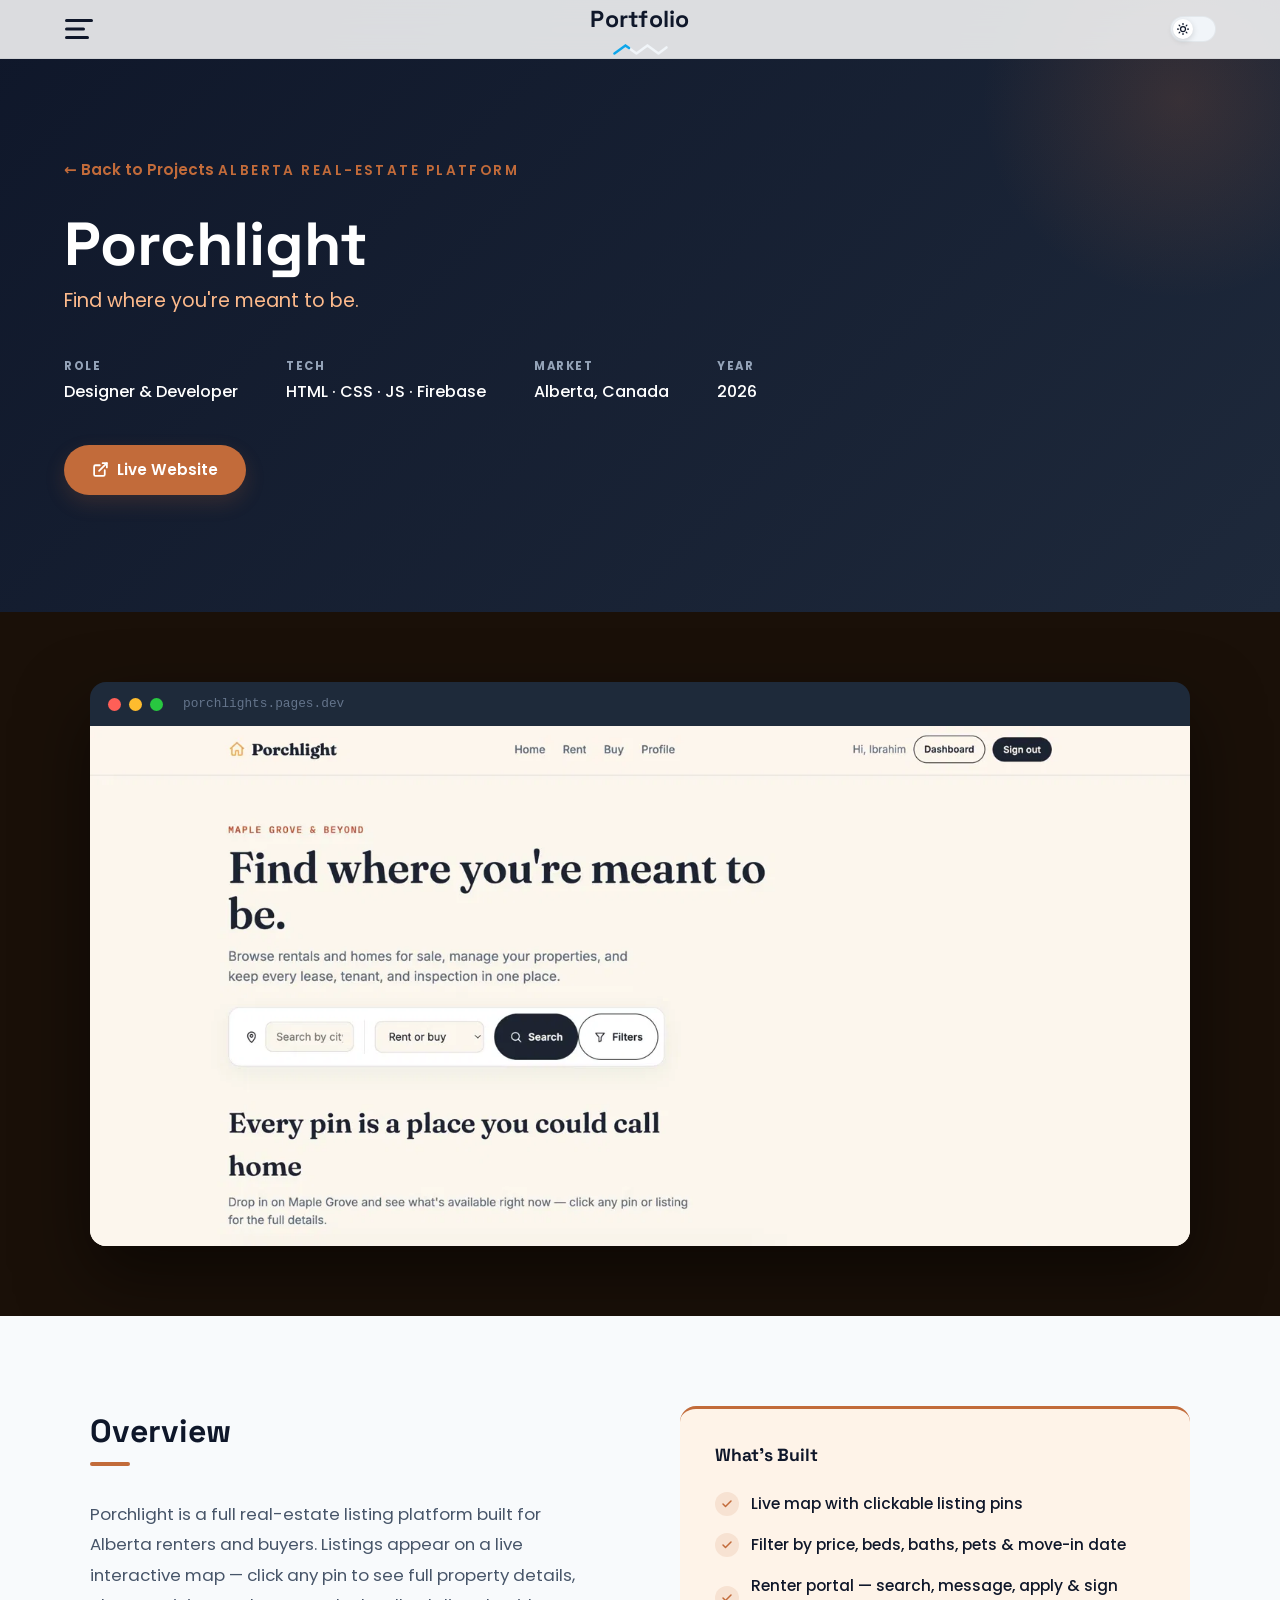
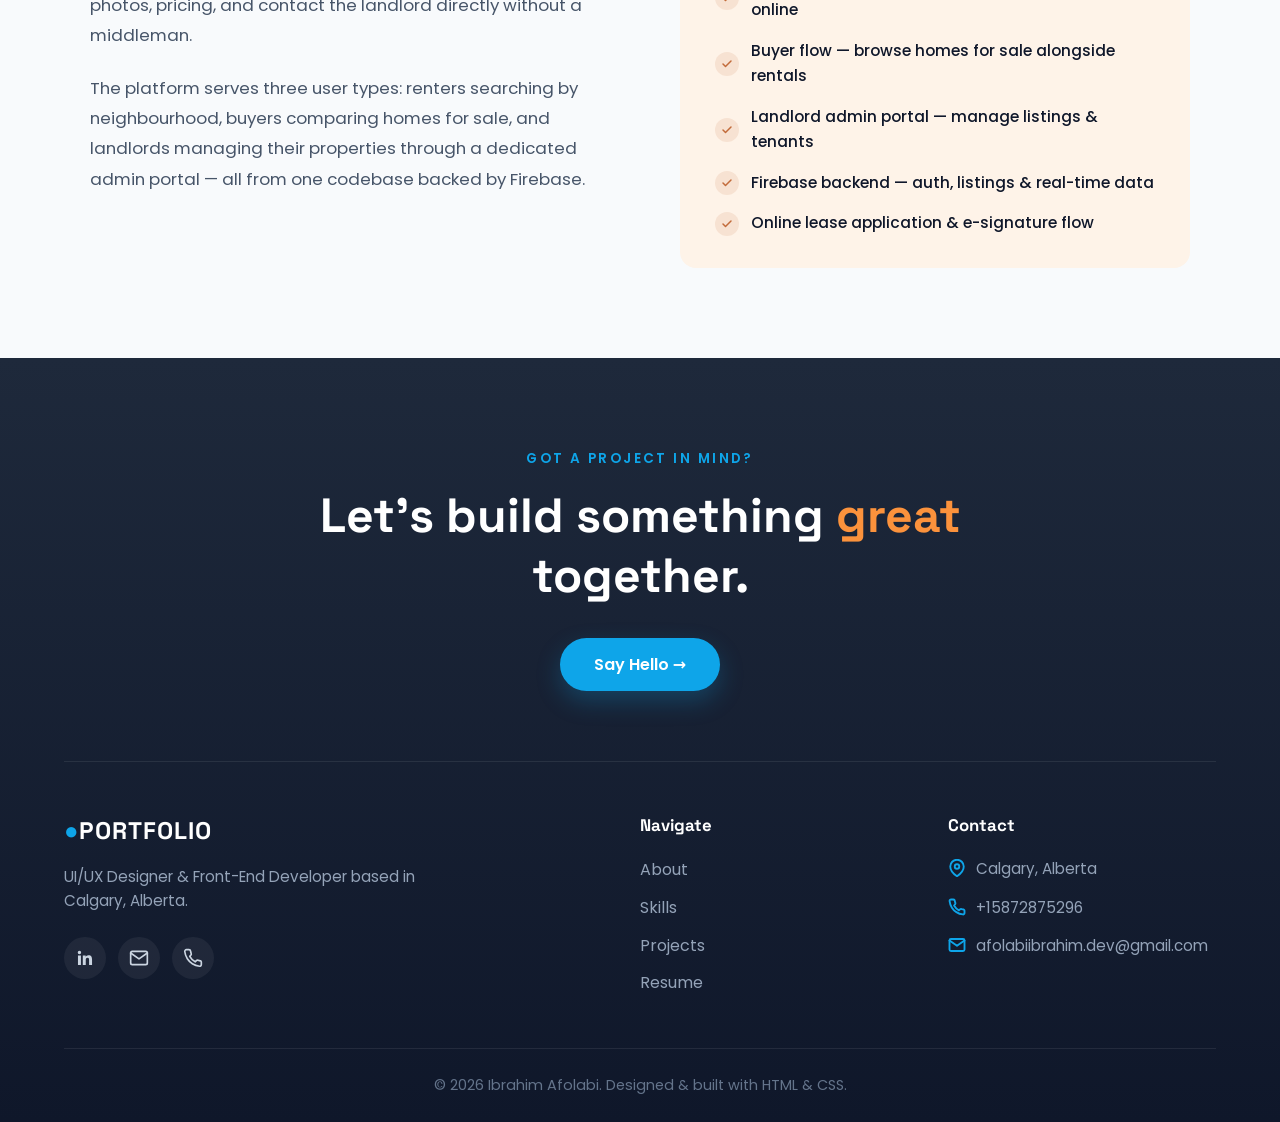
<file: porchlight/index.html>
<!DOCTYPE html>
<html lang="en">
<head>
  <meta charset="UTF-8">
  <meta name="viewport" content="width=device-width, initial-scale=1.0">
  <title>Porchlight | Ibrahim Afolabi</title>
  <link rel="preconnect" href="https://fonts.googleapis.com">
  <link rel="preconnect" href="https://fonts.gstatic.com" crossorigin>
  <link href="https://fonts.googleapis.com/css2?family=Space+Grotesk:wght@500;600;700&family=Poppins:wght@300;400;500;600;700&display=swap" rel="stylesheet">
  <link rel="stylesheet" href="../styles.css">
  <link rel="stylesheet" href="styles.css">
  <script>
    if (localStorage.getItem('portfolio-theme') === 'dark') {
      document.documentElement.setAttribute('data-theme', 'dark');
    }
  </script>
</head>
<body>

  <nav>
    <div class="nav-container nav-container-v2">
      <button class="hamburger hamburger-left" id="hamburger" aria-label="Toggle menu" aria-expanded="false" aria-controls="navOverlay">
        <span></span>
        <span></span>
        <span></span>
      </button>

      <a href="../index.html" class="logo logo-center" style="text-decoration:none;">
        <span class="logo-word">Portfolio</span>
        <svg class="logo-zigzag" viewBox="0 0 56 14" xmlns="http://www.w3.org/2000/svg" aria-hidden="true">
          <path class="zigzag-base" d="M2 11 L13 3 L24 11 L35 3 L46 11 L54 5" />
          <path class="zigzag-trail" d="M2 11 L13 3 L24 11 L35 3 L46 11 L54 5" />
        </svg>
      </a>

      <button class="theme-toggle" id="themeToggle" aria-label="Toggle dark mode">
        <span class="toggle-track">
          <span class="toggle-thumb">
            <svg class="icon-sun" xmlns="http://www.w3.org/2000/svg" width="12" height="12" viewBox="0 0 24 24" fill="none" stroke="currentColor" stroke-width="2.5" stroke-linecap="round" stroke-linejoin="round"><circle cx="12" cy="12" r="5"/><line x1="12" y1="1" x2="12" y2="3"/><line x1="12" y1="21" x2="12" y2="23"/><line x1="4.22" y1="4.22" x2="5.64" y2="5.64"/><line x1="18.36" y1="18.36" x2="19.78" y2="19.78"/><line x1="1" y1="12" x2="3" y2="12"/><line x1="21" y1="12" x2="23" y2="12"/><line x1="4.22" y1="19.78" x2="5.64" y2="18.36"/><line x1="18.36" y1="5.64" x2="19.78" y2="4.22"/></svg>
            <svg class="icon-moon" xmlns="http://www.w3.org/2000/svg" width="12" height="12" viewBox="0 0 24 24" fill="none" stroke="currentColor" stroke-width="2.5" stroke-linecap="round" stroke-linejoin="round"><path d="M21 12.79A9 9 0 1 1 11.21 3a7 7 0 0 0 9.79 9.79z"/></svg>
          </span>
        </span>
      </button>
    </div>
  </nav>

  <div class="nav-overlay" id="navOverlay">
    <a href="../index.html#about"><span class="num">01</span>About</a>
    <a href="../index.html#skills"><span class="num">02</span>Skills</a>
    <a href="../index.html#projects"><span class="num">03</span>Projects</a>
    <a href="../index.html#contact"><span class="num">04</span>Contact</a>
    <a href="../Ibrahim_Afolabi_Resume.pdf" target="_blank"><span class="num">05</span>Resume</a>
  </div>

  <section class="project-hero">
    <div class="project-hero-inner">
      <a href="../index.html#projects" class="back-link">← Back to Projects</a>
      <p class="eyebrow">Alberta Real-Estate Platform</p>
      <h1>Porchlight</h1>
      <p class="project-subtitle">Find where you're meant to be.</p>

      <div class="project-meta">
        <div class="meta-item">
          <span class="meta-label">Role</span>
          <span class="meta-value">Designer &amp; Developer</span>
        </div>
        <div class="meta-item">
          <span class="meta-label">Tech</span>
          <span class="meta-value">HTML · CSS · JS · Firebase</span>
        </div>
        <div class="meta-item">
          <span class="meta-label">Market</span>
          <span class="meta-value">Alberta, Canada</span>
        </div>
        <div class="meta-item">
          <span class="meta-label">Year</span>
          <span class="meta-value">2026</span>
        </div>
      </div>

      <div class="project-cta-row">
        <a href="https://porchlights.pages.dev/" target="_blank" class="project-btn brand-btn">
          <svg xmlns="http://www.w3.org/2000/svg" width="17" height="17" viewBox="0 0 24 24" fill="none" stroke="currentColor" stroke-width="2.5" stroke-linecap="round" stroke-linejoin="round"><path d="M18 13v6a2 2 0 01-2 2H5a2 2 0 01-2-2V8a2 2 0 012-2h6"/><polyline points="15 3 21 3 21 9"/><line x1="10" y1="14" x2="21" y2="3"/></svg>
          Live Website
        </a>
      </div>
    </div>
  </section>

  <section class="project-preview reveal">
    <div class="preview-inner">
      <div class="browser-mockup">
        <div class="browser-bar">
          <span class="dot red"></span><span class="dot yellow"></span><span class="dot green"></span>
          <span class="browser-url">porchlights.pages.dev</span>
        </div>
        <div class="browser-screen">
          <img src="../images/porchlight.png" alt="Porchlight screenshot">
        </div>
      </div>
    </div>
  </section>

  <section class="project-body reveal">
    <div class="body-inner">
      <div class="overview-grid">
        <div class="overview-text">
          <h2>Overview</h2>
          <p>Porchlight is a full real-estate listing platform built for Alberta renters and buyers. Listings appear on a live interactive map — click any pin to see full property details, photos, pricing, and contact the landlord directly without a middleman.</p>
          <p>The platform serves three user types: renters searching by neighbourhood, buyers comparing homes for sale, and landlords managing their properties through a dedicated admin portal — all from one codebase backed by Firebase.</p>
        </div>
        <div class="feature-list">
          <h3>What's Built</h3>
          <ul>
            <li><span class="feature-icon"><svg xmlns="http://www.w3.org/2000/svg" width="12" height="12" viewBox="0 0 24 24" fill="none" stroke="currentColor" stroke-width="3" stroke-linecap="round" stroke-linejoin="round"><polyline points="20 6 9 17 4 12"/></svg></span>Live map with clickable listing pins</li>
            <li><span class="feature-icon"><svg xmlns="http://www.w3.org/2000/svg" width="12" height="12" viewBox="0 0 24 24" fill="none" stroke="currentColor" stroke-width="3" stroke-linecap="round" stroke-linejoin="round"><polyline points="20 6 9 17 4 12"/></svg></span>Filter by price, beds, baths, pets &amp; move-in date</li>
            <li><span class="feature-icon"><svg xmlns="http://www.w3.org/2000/svg" width="12" height="12" viewBox="0 0 24 24" fill="none" stroke="currentColor" stroke-width="3" stroke-linecap="round" stroke-linejoin="round"><polyline points="20 6 9 17 4 12"/></svg></span>Renter portal — search, message, apply &amp; sign online</li>
            <li><span class="feature-icon"><svg xmlns="http://www.w3.org/2000/svg" width="12" height="12" viewBox="0 0 24 24" fill="none" stroke="currentColor" stroke-width="3" stroke-linecap="round" stroke-linejoin="round"><polyline points="20 6 9 17 4 12"/></svg></span>Buyer flow — browse homes for sale alongside rentals</li>
            <li><span class="feature-icon"><svg xmlns="http://www.w3.org/2000/svg" width="12" height="12" viewBox="0 0 24 24" fill="none" stroke="currentColor" stroke-width="3" stroke-linecap="round" stroke-linejoin="round"><polyline points="20 6 9 17 4 12"/></svg></span>Landlord admin portal — manage listings &amp; tenants</li>
            <li><span class="feature-icon"><svg xmlns="http://www.w3.org/2000/svg" width="12" height="12" viewBox="0 0 24 24" fill="none" stroke="currentColor" stroke-width="3" stroke-linecap="round" stroke-linejoin="round"><polyline points="20 6 9 17 4 12"/></svg></span>Firebase backend — auth, listings &amp; real-time data</li>
            <li><span class="feature-icon"><svg xmlns="http://www.w3.org/2000/svg" width="12" height="12" viewBox="0 0 24 24" fill="none" stroke="currentColor" stroke-width="3" stroke-linecap="round" stroke-linejoin="round"><polyline points="20 6 9 17 4 12"/></svg></span>Online lease application &amp; e-signature flow</li>
          </ul>
        </div>
      </div>
    </div>
  </section>

  <footer>
    <div class="footer-container">
      <div class="footer-cta reveal">
        <p class="footer-eyebrow">Got a project in mind?</p>
        <h2>Let's build something <span class="accent-text">great</span> together.</h2>
        <a href="mailto:afolabiibrahim.dev@gmail.com" class="footer-cta-btn">Say Hello →</a>
      </div>
      <div class="footer-divider"></div>
      <div class="footer-content">
        <div class="footer-brand">
          <div class="logo"><span class="logo-dots">●</span>PORTFOLIO</div>
          <p class="footer-tagline">UI/UX Designer &amp; Front-End Developer based in Calgary, Alberta.</p>
          <div class="footer-socials">
            <a href="https://www.linkedin.com/in/ibrahim-afolabi-062348404" target="_blank" class="social-icon" aria-label="LinkedIn"><svg width="20" height="20" viewBox="0 0 24 24" fill="currentColor"><path d="M20.45 20.45h-3.55v-5.57c0-1.33-.02-3.04-1.85-3.04-1.85 0-2.14 1.45-2.14 2.94v5.67H9.36V9h3.41v1.56h.05c.48-.9 1.64-1.85 3.37-1.85 3.6 0 4.27 2.37 4.27 5.46v6.28zM5.34 7.43a2.06 2.06 0 110-4.12 2.06 2.06 0 010 4.12zM7.12 20.45H3.56V9h3.56v11.45z"/></svg></a>
            <a href="mailto:afolabiibrahim.dev@gmail.com" class="social-icon" aria-label="Email"><svg width="20" height="20" viewBox="0 0 24 24" fill="none" stroke="currentColor" stroke-width="2" stroke-linecap="round" stroke-linejoin="round"><path d="M4 4h16c1.1 0 2 .9 2 2v12c0 1.1-.9 2-2 2H4c-1.1 0-2-.9-2-2V6c0-1.1.9-2 2-2z"/><polyline points="22,6 12,13 2,6"/></svg></a>
            <a href="tel:+15872875296" class="social-icon" aria-label="Phone"><svg width="20" height="20" viewBox="0 0 24 24" fill="none" stroke="currentColor" stroke-width="2" stroke-linecap="round" stroke-linejoin="round"><path d="M22 16.92v3a2 2 0 01-2.18 2 19.79 19.79 0 01-8.63-3.07 19.5 19.5 0 01-6-6 19.79 19.79 0 01-3.07-8.67A2 2 0 014.11 2h3a2 2 0 012 1.72 12.84 12.84 0 00.7 2.81 2 2 0 01-.45 2.11L8.09 10.09a16 16 0 006.5 6.5l1.45-1.45a2 2 0 012.11-.45 12.84 12.84 0 002.81.7A2 2 0 0122 16.92z"/></svg></a>
          </div>
        </div>
        <div class="footer-links">
          <h3>Navigate</h3>
          <a href="../index.html#about">About</a>
          <a href="../index.html#skills">Skills</a>
          <a href="../index.html#projects">Projects</a>
          <a href="../Ibrahim_Afolabi_Resume.pdf" target="_blank">Resume</a>
        </div>
        <div class="footer-contact">
          <h3>Contact</h3>
          <div class="contact-item"><svg width="18" height="18" viewBox="0 0 24 24" fill="none" stroke="currentColor" stroke-width="2.5" stroke-linecap="round" stroke-linejoin="round"><path d="M21 10c0 7-9 13-9 13S3 17 3 10a9 9 0 0118 0z"/><circle cx="12" cy="10" r="3"/></svg><span>Calgary, Alberta</span></div>
          <div class="contact-item"><svg width="18" height="18" viewBox="0 0 24 24" fill="none" stroke="currentColor" stroke-width="2.5" stroke-linecap="round" stroke-linejoin="round"><path d="M22 16.92v3a2 2 0 01-2.18 2 19.79 19.79 0 01-8.63-3.07 19.5 19.5 0 01-6-6 19.79 19.79 0 01-3.07-8.67A2 2 0 014.11 2h3a2 2 0 012 1.72 12.84 12.84 0 00.7 2.81 2 2 0 01-.45 2.11L8.09 10.09a16 16 0 006.5 6.5l1.45-1.45a2 2 0 012.11-.45 12.84 12.84 0 002.81.7A2 2 0 0122 16.92z"/></svg><span>+15872875296</span></div>
          <div class="contact-item"><svg width="18" height="18" viewBox="0 0 24 24" fill="none" stroke="currentColor" stroke-width="2.5" stroke-linecap="round" stroke-linejoin="round"><path d="M4 4h16c1.1 0 2 .9 2 2v12c0 1.1-.9 2-2 2H4c-1.1 0-2-.9-2-2V6c0-1.1.9-2 2-2z"/><polyline points="22,6 12,13 2,6"/></svg><span>afolabiibrahim.dev@gmail.com</span></div>
        </div>
      </div>
      <div class="footer-bottom"><p>&copy; 2026 Ibrahim Afolabi. Designed &amp; built with HTML &amp; CSS.</p></div>
    </div>
  </footer>

  <script>
    // Theme toggle
    const themeToggle = document.getElementById('themeToggle');
    if (themeToggle) {
      themeToggle.addEventListener('click', () => {
        const isDark = document.documentElement.getAttribute('data-theme') === 'dark';
        if (isDark) {
          document.documentElement.removeAttribute('data-theme');
          localStorage.setItem('portfolio-theme', 'light');
        } else {
          document.documentElement.setAttribute('data-theme', 'dark');
          localStorage.setItem('portfolio-theme', 'dark');
        }
      });
    }

    const heroSection = document.querySelector('.project-hero');
    const hamburger = document.getElementById('hamburger');
    const navOverlay = document.getElementById('navOverlay');
    hamburger.addEventListener('click', (e) => {
      e.stopPropagation();
      const isOpen = navOverlay.classList.toggle('active');
      hamburger.classList.toggle('active');
      hamburger.setAttribute('aria-expanded', isOpen);
      document.body.classList.toggle('nav-open', isOpen);

      if (isOpen && heroSection) {
        const heroBottom = heroSection.getBoundingClientRect().bottom;
        navOverlay.classList.toggle('on-dark', heroBottom > 76);
      }
    });
    navOverlay.querySelectorAll('a').forEach(l => l.addEventListener('click', () => {
      navOverlay.classList.remove('active'); hamburger.classList.remove('active');
      hamburger.setAttribute('aria-expanded','false'); document.body.classList.remove('nav-open');
    }));
    document.addEventListener('click', (e) => {
      const isOpen = navOverlay.classList.contains('active');
      if (isOpen && !navOverlay.contains(e.target) && !hamburger.contains(e.target)) {
        navOverlay.classList.remove('active'); hamburger.classList.remove('active');
        hamburger.setAttribute('aria-expanded','false'); document.body.classList.remove('nav-open');
      }
    });
    document.querySelectorAll('.reveal').forEach(el =>
      new IntersectionObserver(([e]) => { if(e.isIntersecting){ el.classList.add('visible'); } }, {threshold:0.1}).observe(el)
    );
  </script>
</body>
</html>
</file>
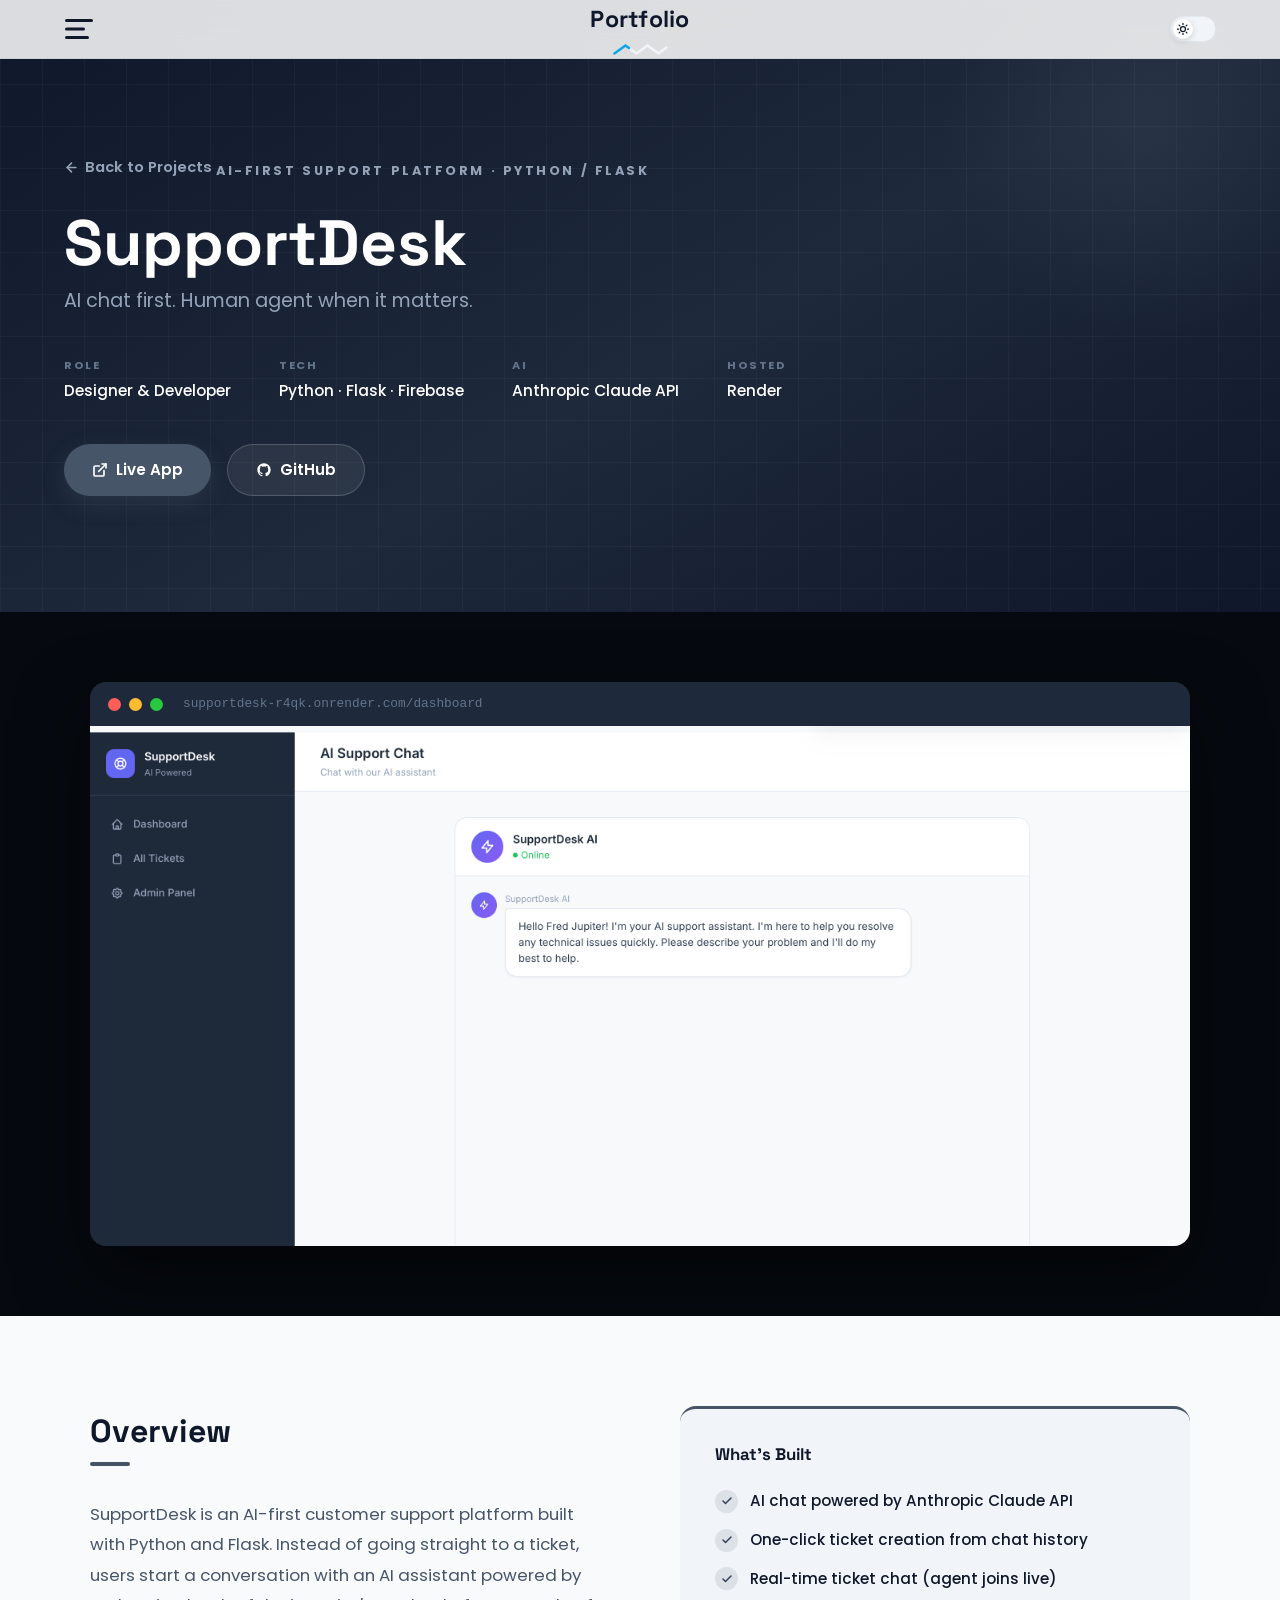
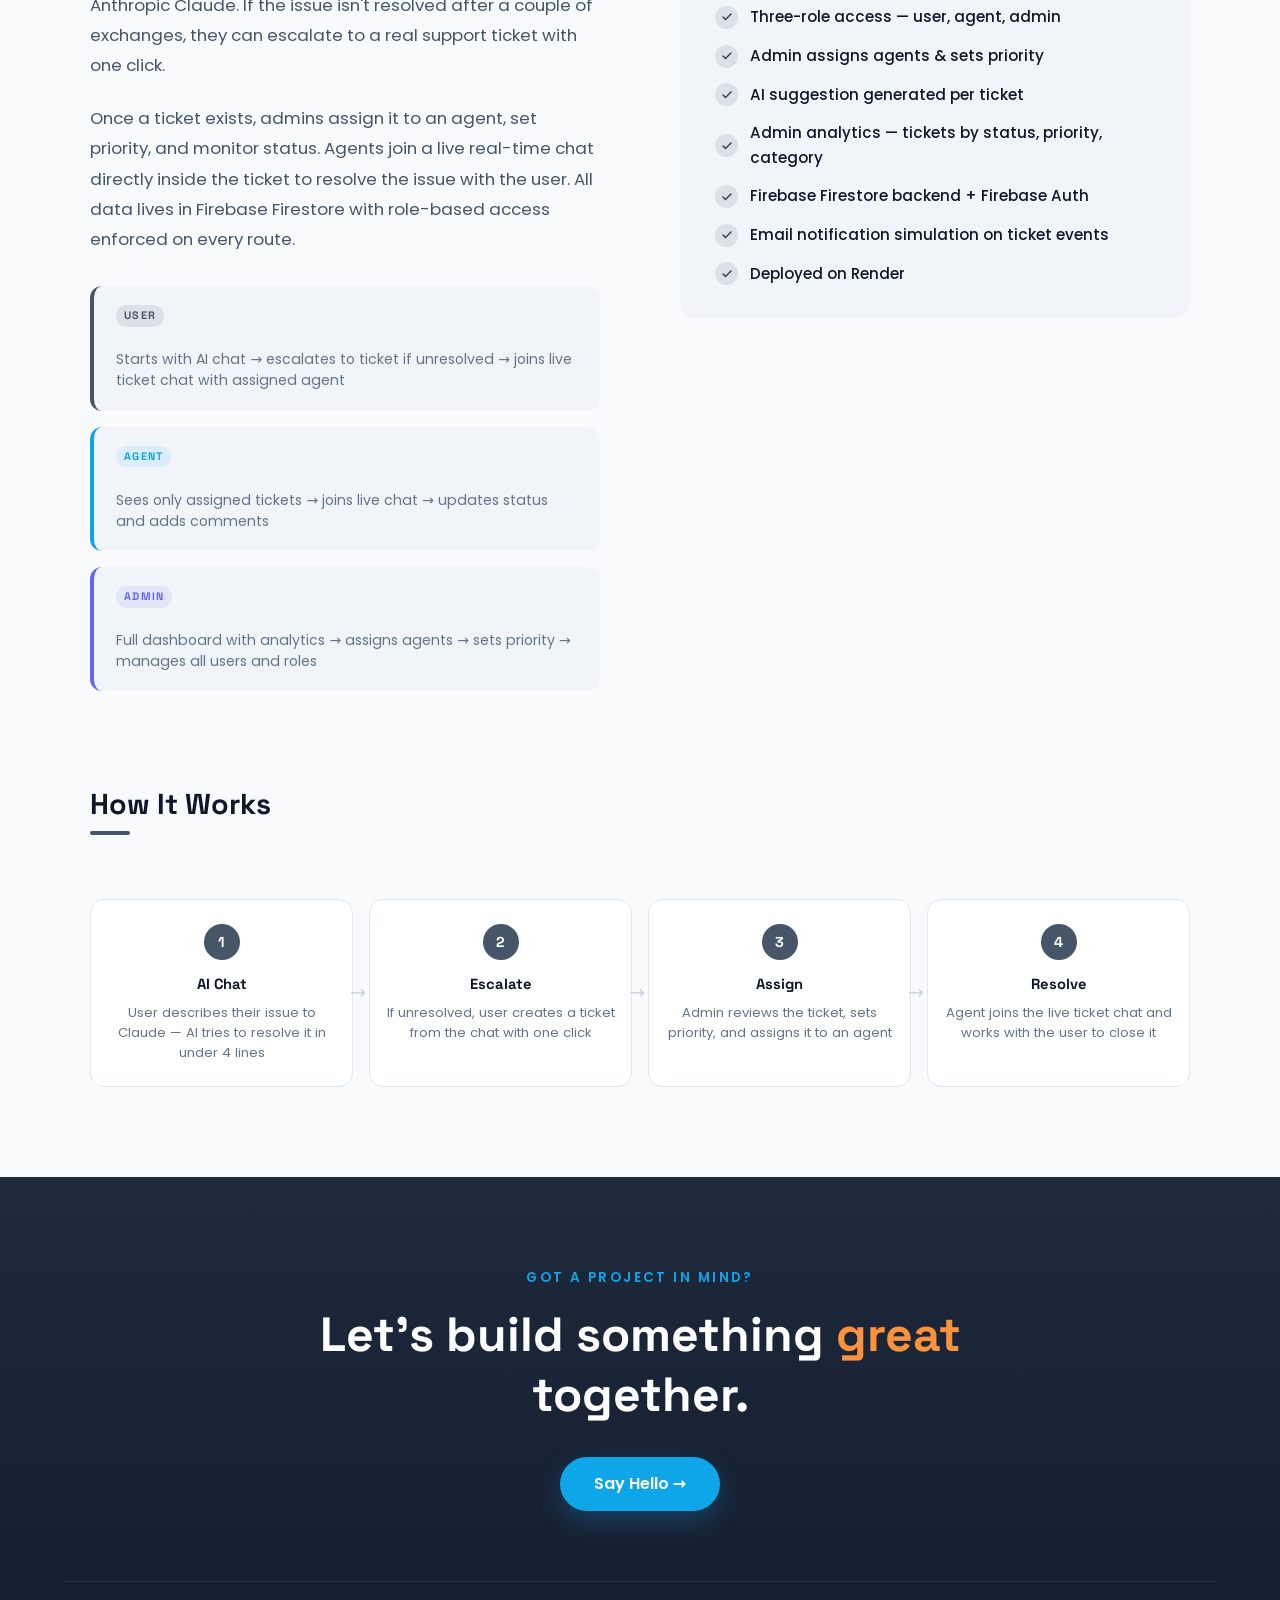
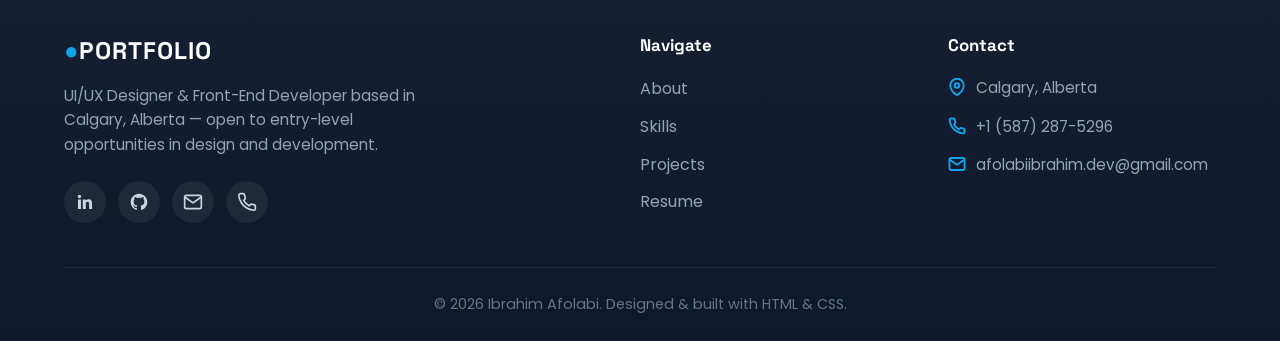
<file: supportdesk/index.html>
<!DOCTYPE html>
<html lang="en">
<head>
  <meta charset="UTF-8">
  <meta name="viewport" content="width=device-width, initial-scale=1.0">
  <title>SupportDesk | Ibrahim Afolabi</title>
  <link rel="preconnect" href="https://fonts.googleapis.com">
  <link rel="preconnect" href="https://fonts.gstatic.com" crossorigin>
  <link href="https://fonts.googleapis.com/css2?family=Space+Grotesk:wght@500;600;700&family=Poppins:wght@300;400;500;600;700&display=swap" rel="stylesheet">
  <link rel="stylesheet" href="../styles.css">
  <link rel="stylesheet" href="styles.css">
  <script>
    if (localStorage.getItem('portfolio-theme') === 'dark') {
      document.documentElement.setAttribute('data-theme', 'dark');
    }
  </script>
</head>
<body>

  <nav>
    <div class="nav-container nav-container-v2">
      <button class="hamburger hamburger-left" id="hamburger" aria-label="Toggle menu" aria-expanded="false" aria-controls="navOverlay">
        <span></span>
        <span></span>
        <span></span>
      </button>

      <a href="../index.html" class="logo logo-center" style="text-decoration:none;">
        <span class="logo-word">Portfolio</span>
        <svg class="logo-zigzag" viewBox="0 0 56 14" xmlns="http://www.w3.org/2000/svg" aria-hidden="true">
          <path class="zigzag-base" d="M2 11 L13 3 L24 11 L35 3 L46 11 L54 5" />
          <path class="zigzag-trail" d="M2 11 L13 3 L24 11 L35 3 L46 11 L54 5" />
        </svg>
      </a>

      <button class="theme-toggle" id="themeToggle" aria-label="Toggle dark mode">
        <span class="toggle-track">
          <span class="toggle-thumb">
            <svg class="icon-sun" xmlns="http://www.w3.org/2000/svg" width="12" height="12" viewBox="0 0 24 24" fill="none" stroke="currentColor" stroke-width="2.5" stroke-linecap="round" stroke-linejoin="round"><circle cx="12" cy="12" r="5"/><line x1="12" y1="1" x2="12" y2="3"/><line x1="12" y1="21" x2="12" y2="23"/><line x1="4.22" y1="4.22" x2="5.64" y2="5.64"/><line x1="18.36" y1="18.36" x2="19.78" y2="19.78"/><line x1="1" y1="12" x2="3" y2="12"/><line x1="21" y1="12" x2="23" y2="12"/><line x1="4.22" y1="19.78" x2="5.64" y2="18.36"/><line x1="18.36" y1="5.64" x2="19.78" y2="4.22"/></svg>
            <svg class="icon-moon" xmlns="http://www.w3.org/2000/svg" width="12" height="12" viewBox="0 0 24 24" fill="none" stroke="currentColor" stroke-width="2.5" stroke-linecap="round" stroke-linejoin="round"><path d="M21 12.79A9 9 0 1 1 11.21 3a7 7 0 0 0 9.79 9.79z"/></svg>
          </span>
        </span>
      </button>
    </div>
  </nav>

  <div class="nav-overlay" id="navOverlay">
    <a href="../index.html#about"><span class="num">01</span>About</a>
    <a href="../index.html#skills"><span class="num">02</span>Skills</a>
    <a href="../index.html#projects"><span class="num">03</span>Projects</a>
    <a href="../index.html#contact"><span class="num">04</span>Contact</a>
    <a href="../Ibrahim_Afolabi_Resume.pdf" target="_blank"><span class="num">05</span>Resume</a>
  </div>

  <!-- HERO -->
  <section class="project-hero">
    <div class="project-hero-inner">
      <a href="../index.html#projects" class="back-link">
        <svg xmlns="http://www.w3.org/2000/svg" width="15" height="15" viewBox="0 0 24 24" fill="none" stroke="currentColor" stroke-width="2.5" stroke-linecap="round" stroke-linejoin="round"><line x1="19" y1="12" x2="5" y2="12"/><polyline points="12 19 5 12 12 5"/></svg>
        Back to Projects
      </a>
      <p class="eyebrow">AI-First Support Platform · Python / Flask</p>
      <h1>SupportDesk</h1>
      <p class="project-subtitle">AI chat first. Human agent when it matters.</p>

      <div class="project-meta">
        <div class="meta-item">
          <span class="meta-label">Role</span>
          <span class="meta-value">Designer &amp; Developer</span>
        </div>
        <div class="meta-item">
          <span class="meta-label">Tech</span>
          <span class="meta-value">Python · Flask · Firebase</span>
        </div>
        <div class="meta-item">
          <span class="meta-label">AI</span>
          <span class="meta-value">Anthropic Claude API</span>
        </div>
        <div class="meta-item">
          <span class="meta-label">Hosted</span>
          <span class="meta-value">Render</span>
        </div>
      </div>

      <div class="project-cta-row">
        <a href="https://supportdesk-r4qk.onrender.com/" target="_blank" class="project-btn brand-btn">
          <svg xmlns="http://www.w3.org/2000/svg" width="16" height="16" viewBox="0 0 24 24" fill="none" stroke="currentColor" stroke-width="2.5" stroke-linecap="round" stroke-linejoin="round"><path d="M18 13v6a2 2 0 01-2 2H5a2 2 0 01-2-2V8a2 2 0 012-2h6"/><polyline points="15 3 21 3 21 9"/><line x1="10" y1="14" x2="21" y2="3"/></svg>
          Live App
        </a>
        <a href="https://github.com/afolabiibrahimtech/supportdesk" target="_blank" class="project-btn outline-btn">
          <svg width="16" height="16" viewBox="0 0 24 24" fill="currentColor"><path d="M12 2C6.477 2 2 6.477 2 12c0 4.418 2.865 8.166 6.839 9.489.5.092.682-.217.682-.482 0-.237-.009-.868-.013-1.703-2.782.604-3.369-1.342-3.369-1.342-.454-1.155-1.11-1.462-1.11-1.462-.908-.62.069-.608.069-.608 1.003.07 1.531 1.03 1.531 1.03.892 1.529 2.341 1.087 2.91.832.092-.647.35-1.088.636-1.338-2.22-.253-4.555-1.11-4.555-4.943 0-1.091.39-1.984 1.029-2.683-.103-.253-.446-1.27.098-2.647 0 0 .84-.269 2.75 1.025A9.578 9.578 0 0 1 12 6.836c.85.004 1.705.115 2.504.337 1.909-1.294 2.747-1.025 2.747-1.025.546 1.377.203 2.394.1 2.647.64.699 1.028 1.592 1.028 2.683 0 3.842-2.339 4.687-4.566 4.935.359.309.678.919.678 1.852 0 1.336-.012 2.415-.012 2.743 0 .267.18.578.688.48C19.138 20.163 22 16.418 22 12c0-5.523-4.477-10-10-10z"/></svg>
          GitHub
        </a>
      </div>
    </div>
  </section>

  <!-- PREVIEW -->
  <section class="project-preview reveal">
    <div class="preview-inner">
      <div class="browser-mockup">
        <div class="browser-bar">
          <span class="dot red"></span>
          <span class="dot yellow"></span>
          <span class="dot green"></span>
          <span class="browser-url">supportdesk-r4qk.onrender.com/dashboard</span>
        </div>
        <div class="browser-screen">
          <img src="../images/supportdesk.png" alt="SupportDesk dashboard">
        </div>
      </div>
    </div>
  </section>

  <!-- OVERVIEW -->
  <section class="project-body reveal">
    <div class="body-inner">
      <div class="overview-grid">

        <div class="overview-text">
          <h2>Overview</h2>
          <p>SupportDesk is an AI-first customer support platform built with Python and Flask. Instead of going straight to a ticket, users start a conversation with an AI assistant powered by Anthropic Claude. If the issue isn't resolved after a couple of exchanges, they can escalate to a real support ticket with one click.</p>
          <p>Once a ticket exists, admins assign it to an agent, set priority, and monitor status. Agents join a live real-time chat directly inside the ticket to resolve the issue with the user. All data lives in Firebase Firestore with role-based access enforced on every route.</p>

          <div class="roles-grid" style="margin-top: 2rem;">
            <div class="role-card">
              <h4><span class="role-badge">User</span></h4>
              <p>Starts with AI chat → escalates to ticket if unresolved → joins live ticket chat with assigned agent</p>
            </div>
            <div class="role-card">
              <h4><span class="role-badge">Agent</span></h4>
              <p>Sees only assigned tickets → joins live chat → updates status and adds comments</p>
            </div>
            <div class="role-card">
              <h4><span class="role-badge">Admin</span></h4>
              <p>Full dashboard with analytics → assigns agents → sets priority → manages all users and roles</p>
            </div>
          </div>
        </div>

        <div class="feature-list">
          <h3>What's Built</h3>
          <ul>
            <li>
              <span class="feature-icon"><svg xmlns="http://www.w3.org/2000/svg" width="12" height="12" viewBox="0 0 24 24" fill="none" stroke="currentColor" stroke-width="3" stroke-linecap="round" stroke-linejoin="round"><polyline points="20 6 9 17 4 12"/></svg></span>
              AI chat powered by Anthropic Claude API
            </li>
            <li>
              <span class="feature-icon"><svg xmlns="http://www.w3.org/2000/svg" width="12" height="12" viewBox="0 0 24 24" fill="none" stroke="currentColor" stroke-width="3" stroke-linecap="round" stroke-linejoin="round"><polyline points="20 6 9 17 4 12"/></svg></span>
              One-click ticket creation from chat history
            </li>
            <li>
              <span class="feature-icon"><svg xmlns="http://www.w3.org/2000/svg" width="12" height="12" viewBox="0 0 24 24" fill="none" stroke="currentColor" stroke-width="3" stroke-linecap="round" stroke-linejoin="round"><polyline points="20 6 9 17 4 12"/></svg></span>
              Real-time ticket chat (agent joins live)
            </li>
            <li>
              <span class="feature-icon"><svg xmlns="http://www.w3.org/2000/svg" width="12" height="12" viewBox="0 0 24 24" fill="none" stroke="currentColor" stroke-width="3" stroke-linecap="round" stroke-linejoin="round"><polyline points="20 6 9 17 4 12"/></svg></span>
              Three-role access — user, agent, admin
            </li>
            <li>
              <span class="feature-icon"><svg xmlns="http://www.w3.org/2000/svg" width="12" height="12" viewBox="0 0 24 24" fill="none" stroke="currentColor" stroke-width="3" stroke-linecap="round" stroke-linejoin="round"><polyline points="20 6 9 17 4 12"/></svg></span>
              Admin assigns agents &amp; sets priority
            </li>
            <li>
              <span class="feature-icon"><svg xmlns="http://www.w3.org/2000/svg" width="12" height="12" viewBox="0 0 24 24" fill="none" stroke="currentColor" stroke-width="3" stroke-linecap="round" stroke-linejoin="round"><polyline points="20 6 9 17 4 12"/></svg></span>
              AI suggestion generated per ticket
            </li>
            <li>
              <span class="feature-icon"><svg xmlns="http://www.w3.org/2000/svg" width="12" height="12" viewBox="0 0 24 24" fill="none" stroke="currentColor" stroke-width="3" stroke-linecap="round" stroke-linejoin="round"><polyline points="20 6 9 17 4 12"/></svg></span>
              Admin analytics — tickets by status, priority, category
            </li>
            <li>
              <span class="feature-icon"><svg xmlns="http://www.w3.org/2000/svg" width="12" height="12" viewBox="0 0 24 24" fill="none" stroke="currentColor" stroke-width="3" stroke-linecap="round" stroke-linejoin="round"><polyline points="20 6 9 17 4 12"/></svg></span>
              Firebase Firestore backend + Firebase Auth
            </li>
            <li>
              <span class="feature-icon"><svg xmlns="http://www.w3.org/2000/svg" width="12" height="12" viewBox="0 0 24 24" fill="none" stroke="currentColor" stroke-width="3" stroke-linecap="round" stroke-linejoin="round"><polyline points="20 6 9 17 4 12"/></svg></span>
              Email notification simulation on ticket events
            </li>
            <li>
              <span class="feature-icon"><svg xmlns="http://www.w3.org/2000/svg" width="12" height="12" viewBox="0 0 24 24" fill="none" stroke="currentColor" stroke-width="3" stroke-linecap="round" stroke-linejoin="round"><polyline points="20 6 9 17 4 12"/></svg></span>
              Deployed on Render
            </li>
          </ul>
        </div>

      </div>
    </div>
  </section>

  <!-- USER FLOW -->
  <section class="flow-section reveal">
    <div class="flow-inner">
      <h2 class="section-title">How It Works</h2>
      <div class="flow-steps">
        <div class="flow-step">
          <div class="step-num">1</div>
          <h4>AI Chat</h4>
          <p>User describes their issue to Claude — AI tries to resolve it in under 4 lines</p>
        </div>
        <div class="flow-step">
          <div class="step-num">2</div>
          <h4>Escalate</h4>
          <p>If unresolved, user creates a ticket from the chat with one click</p>
        </div>
        <div class="flow-step">
          <div class="step-num">3</div>
          <h4>Assign</h4>
          <p>Admin reviews the ticket, sets priority, and assigns it to an agent</p>
        </div>
        <div class="flow-step">
          <div class="step-num">4</div>
          <h4>Resolve</h4>
          <p>Agent joins the live ticket chat and works with the user to close it</p>
        </div>
      </div>
    </div>
  </section>

  <!-- FOOTER -->
  <footer>
    <div class="footer-container">
      <div class="footer-cta reveal">
        <p class="footer-eyebrow">Got a project in mind?</p>
        <h2>Let's build something <span class="accent-text">great</span> together.</h2>
        <a href="mailto:afolabiibrahim.dev@gmail.com" class="footer-cta-btn">Say Hello →</a>
      </div>
      <div class="footer-divider"></div>
      <div class="footer-content">
        <div class="footer-brand">
          <div class="logo"><span class="logo-dots">●</span>PORTFOLIO</div>
          <p class="footer-tagline">UI/UX Designer &amp; Front-End Developer based in Calgary, Alberta — open to entry-level opportunities in design and development.</p>
          <div class="footer-socials">
            <a href="https://www.linkedin.com/in/ibrahim-afolabi-062348404" target="_blank" class="social-icon" aria-label="LinkedIn">
              <svg width="20" height="20" viewBox="0 0 24 24" fill="currentColor"><path d="M20.45 20.45h-3.55v-5.57c0-1.33-.02-3.04-1.85-3.04-1.85 0-2.14 1.45-2.14 2.94v5.67H9.36V9h3.41v1.56h.05c.48-.9 1.64-1.85 3.37-1.85 3.6 0 4.27 2.37 4.27 5.46v6.28zM5.34 7.43a2.06 2.06 0 110-4.12 2.06 2.06 0 010 4.12zM7.12 20.45H3.56V9h3.56v11.45z"/></svg>
            </a>
            <a href="https://github.com/afolabiibrahimtech" target="_blank" class="social-icon" aria-label="GitHub">
              <svg width="20" height="20" viewBox="0 0 24 24" fill="currentColor"><path d="M12 2C6.477 2 2 6.477 2 12c0 4.418 2.865 8.166 6.839 9.489.5.092.682-.217.682-.482 0-.237-.009-.868-.013-1.703-2.782.604-3.369-1.342-3.369-1.342-.454-1.155-1.11-1.462-1.11-1.462-.908-.62.069-.608.069-.608 1.003.07 1.531 1.03 1.531 1.03.892 1.529 2.341 1.087 2.91.832.092-.647.35-1.088.636-1.338-2.22-.253-4.555-1.11-4.555-4.943 0-1.091.39-1.984 1.029-2.683-.103-.253-.446-1.27.098-2.647 0 0 .84-.269 2.75 1.025A9.578 9.578 0 0 1 12 6.836c.85.004 1.705.115 2.504.337 1.909-1.294 2.747-1.025 2.747-1.025.546 1.377.203 2.394.1 2.647.64.699 1.028 1.592 1.028 2.683 0 3.842-2.339 4.687-4.566 4.935.359.309.678.919.678 1.852 0 1.336-.012 2.415-.012 2.743 0 .267.18.578.688.48C19.138 20.163 22 16.418 22 12c0-5.523-4.477-10-10-10z"/></svg>
            </a>
            <a href="mailto:afolabiibrahim.dev@gmail.com" class="social-icon" aria-label="Email">
              <svg width="20" height="20" viewBox="0 0 24 24" fill="none" stroke="currentColor" stroke-width="2" stroke-linecap="round" stroke-linejoin="round"><path d="M4 4h16c1.1 0 2 .9 2 2v12c0 1.1-.9 2-2 2H4c-1.1 0-2-.9-2-2V6c0-1.1.9-2 2-2z"/><polyline points="22,6 12,13 2,6"/></svg>
            </a>
            <a href="tel:+15872875296" class="social-icon" aria-label="Phone">
              <svg width="20" height="20" viewBox="0 0 24 24" fill="none" stroke="currentColor" stroke-width="2" stroke-linecap="round" stroke-linejoin="round"><path d="M22 16.92v3a2 2 0 01-2.18 2 19.79 19.79 0 01-8.63-3.07 19.5 19.5 0 01-6-6 19.79 19.79 0 01-3.07-8.67A2 2 0 014.11 2h3a2 2 0 012 1.72 12.84 12.84 0 00.7 2.81 2 2 0 01-.45 2.11L8.09 10.09a16 16 0 006.5 6.5l1.45-1.45a2 2 0 012.11-.45 12.84 12.84 0 002.81.7A2 2 0 0122 16.92z"/></svg>
            </a>
          </div>
        </div>
        <div class="footer-links">
          <h3>Navigate</h3>
          <a href="../index.html#about">About</a>
          <a href="../index.html#skills">Skills</a>
          <a href="../index.html#projects">Projects</a>
          <a href="../Ibrahim_Afolabi_Resume.pdf" target="_blank">Resume</a>
        </div>
        <div class="footer-contact">
          <h3>Contact</h3>
          <div class="contact-item">
            <svg width="18" height="18" viewBox="0 0 24 24" fill="none" stroke="currentColor" stroke-width="2.5" stroke-linecap="round" stroke-linejoin="round"><path d="M21 10c0 7-9 13-9 13S3 17 3 10a9 9 0 0118 0z"/><circle cx="12" cy="10" r="3"/></svg>
            <span>Calgary, Alberta</span>
          </div>
          <div class="contact-item">
            <svg width="18" height="18" viewBox="0 0 24 24" fill="none" stroke="currentColor" stroke-width="2.5" stroke-linecap="round" stroke-linejoin="round"><path d="M22 16.92v3a2 2 0 01-2.18 2 19.79 19.79 0 01-8.63-3.07 19.5 19.5 0 01-6-6 19.79 19.79 0 01-3.07-8.67A2 2 0 014.11 2h3a2 2 0 012 1.72 12.84 12.84 0 00.7 2.81 2 2 0 01-.45 2.11L8.09 10.09a16 16 0 006.5 6.5l1.45-1.45a2 2 0 012.11-.45 12.84 12.84 0 002.81.7A2 2 0 0122 16.92z"/></svg>
            <span>+1 (587) 287-5296</span>
          </div>
          <div class="contact-item">
            <svg width="18" height="18" viewBox="0 0 24 24" fill="none" stroke="currentColor" stroke-width="2.5" stroke-linecap="round" stroke-linejoin="round"><path d="M4 4h16c1.1 0 2 .9 2 2v12c0 1.1-.9 2-2 2H4c-1.1 0-2-.9-2-2V6c0-1.1.9-2 2-2z"/><polyline points="22,6 12,13 2,6"/></svg>
            <span>afolabiibrahim.dev@gmail.com</span>
          </div>
        </div>
      </div>
      <div class="footer-bottom">
        <p>&copy; 2026 Ibrahim Afolabi. Designed &amp; built with HTML &amp; CSS.</p>
      </div>
    </div>
  </footer>

  <script>
    // Theme toggle
    const themeToggle = document.getElementById('themeToggle');
    if (themeToggle) {
      themeToggle.addEventListener('click', () => {
        const isDark = document.documentElement.getAttribute('data-theme') === 'dark';
        if (isDark) {
          document.documentElement.removeAttribute('data-theme');
          localStorage.setItem('portfolio-theme', 'light');
        } else {
          document.documentElement.setAttribute('data-theme', 'dark');
          localStorage.setItem('portfolio-theme', 'dark');
        }
      });
    }

    const heroSection = document.querySelector('.project-hero');
    const hamburger = document.getElementById('hamburger');
    const navOverlay = document.getElementById('navOverlay');
    hamburger.addEventListener('click', (e) => {
      e.stopPropagation();
      const isOpen = navOverlay.classList.toggle('active');
      hamburger.classList.toggle('active');
      hamburger.setAttribute('aria-expanded', isOpen);
      document.body.classList.toggle('nav-open', isOpen);

      if (isOpen && heroSection) {
        const heroBottom = heroSection.getBoundingClientRect().bottom;
        navOverlay.classList.toggle('on-dark', heroBottom > 76);
      }
    });
    navOverlay.querySelectorAll('a').forEach(l => l.addEventListener('click', () => {
      navOverlay.classList.remove('active');
      hamburger.classList.remove('active');
      hamburger.setAttribute('aria-expanded', 'false');
      document.body.classList.remove('nav-open');
    }));
    document.addEventListener('click', (e) => {
      const isOpen = navOverlay.classList.contains('active');
      if (isOpen && !navOverlay.contains(e.target) && !hamburger.contains(e.target)) {
        navOverlay.classList.remove('active');
        hamburger.classList.remove('active');
        hamburger.setAttribute('aria-expanded', 'false');
        document.body.classList.remove('nav-open');
      }
    });
    document.querySelectorAll('.reveal').forEach(el =>
      new IntersectionObserver(([e]) => {
        if (e.isIntersecting) { el.classList.add('visible'); }
      }, { threshold: 0.1 }).observe(el)
    );
  </script>

</body>
</html>
</file>
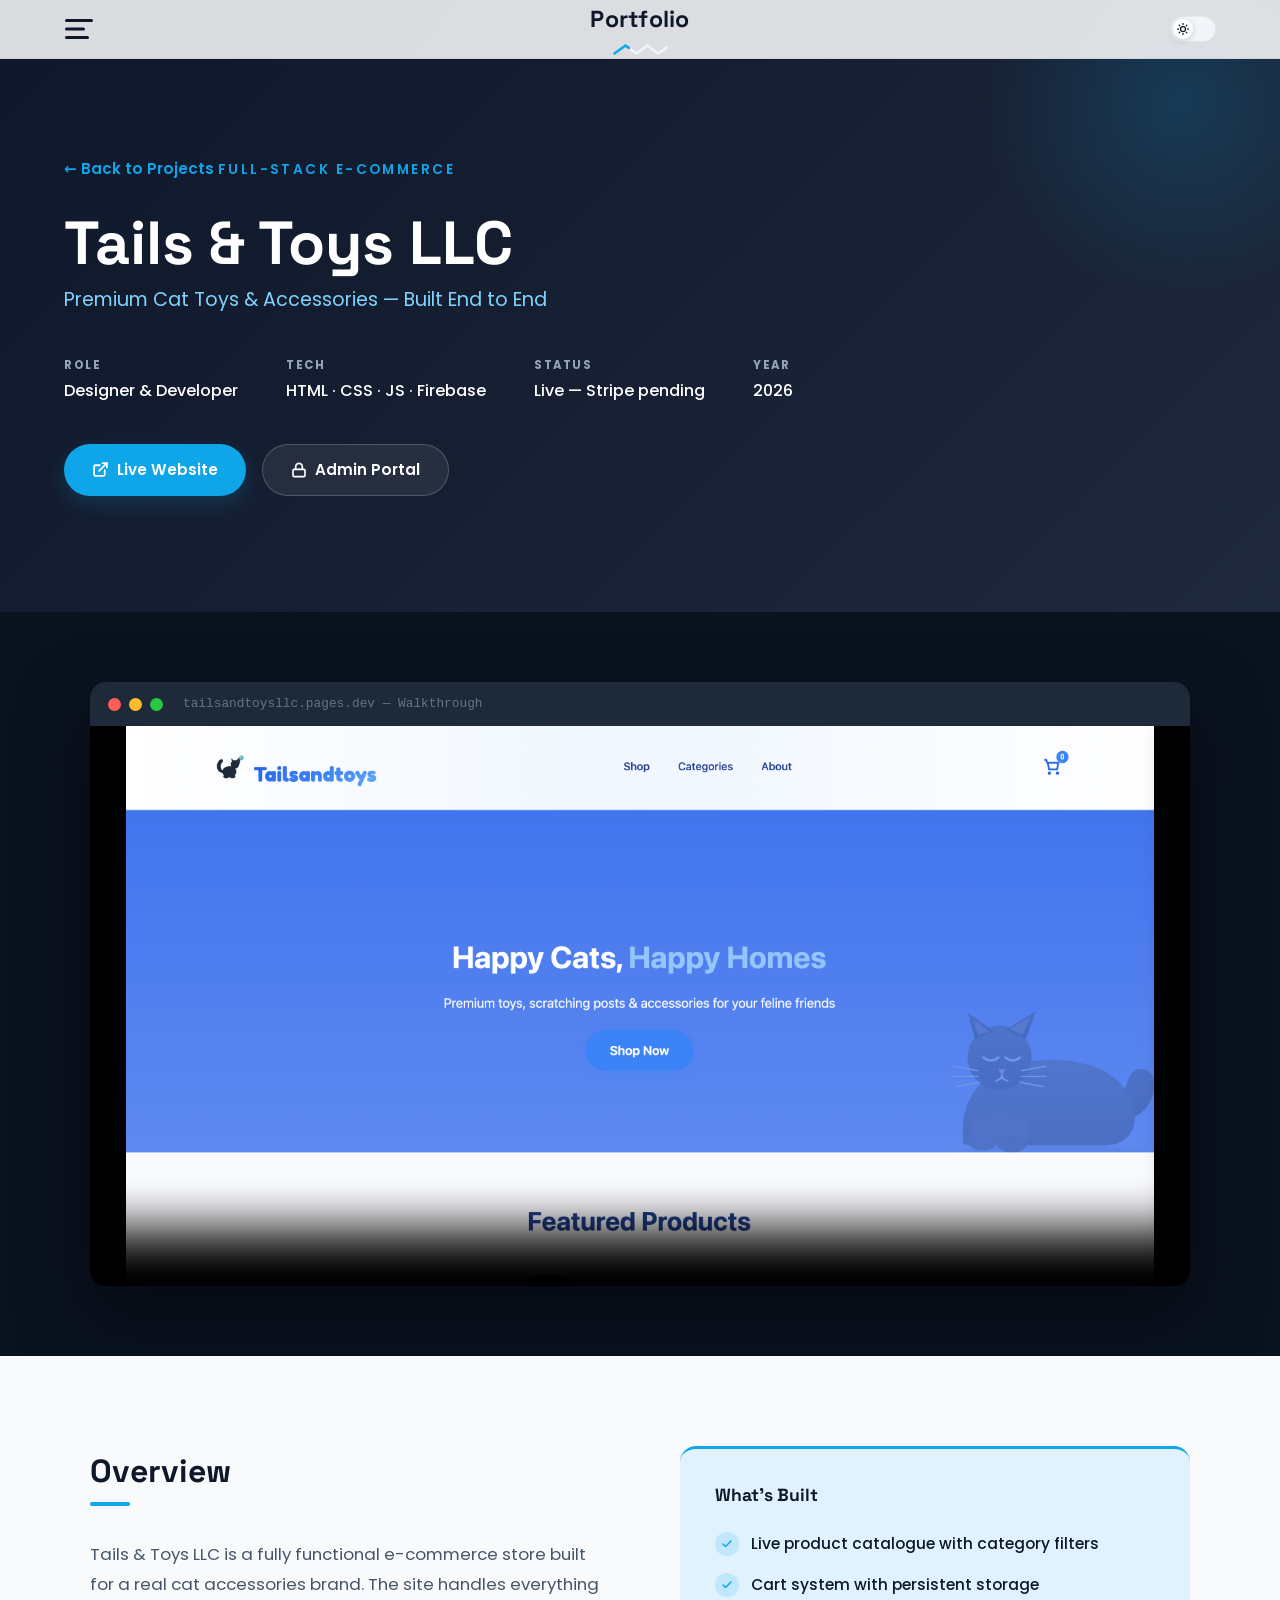
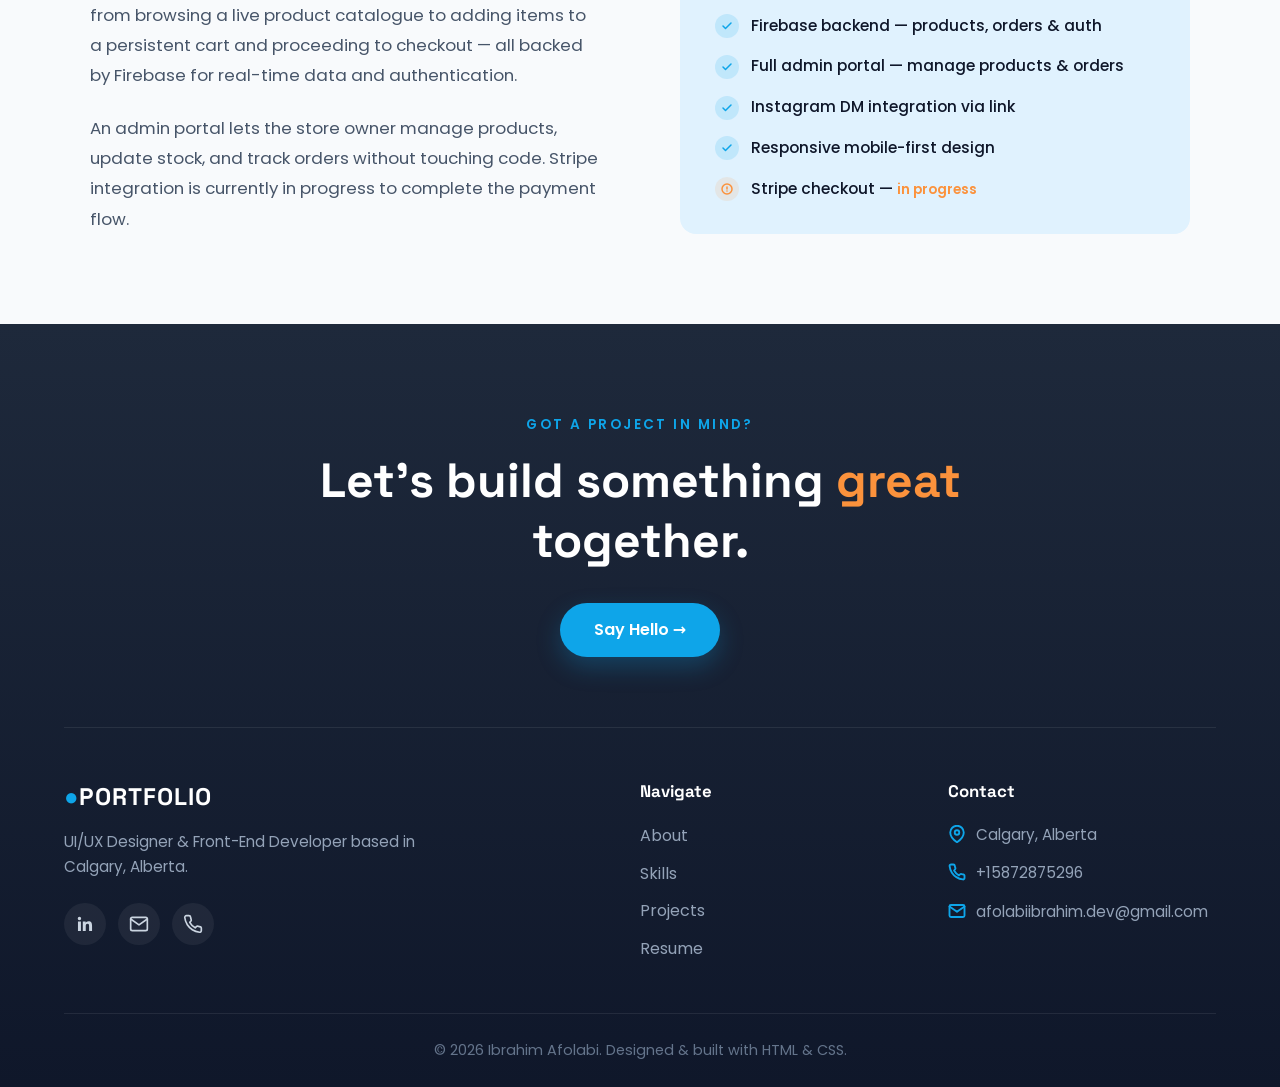
<file: tailsandtoys/index.html>
<!DOCTYPE html>
<html lang="en">
<head>
  <meta charset="UTF-8">
  <meta name="viewport" content="width=device-width, initial-scale=1.0">
  <title>Tails &amp; Toys LLC | Ibrahim Afolabi</title>
  <link rel="preconnect" href="https://fonts.googleapis.com">
  <link rel="preconnect" href="https://fonts.gstatic.com" crossorigin>
  <link href="https://fonts.googleapis.com/css2?family=Space+Grotesk:wght@500;600;700&family=Poppins:wght@300;400;500;600;700&display=swap" rel="stylesheet">
  <link rel="stylesheet" href="../styles.css">
  <link rel="stylesheet" href="styles.css">
  <script>
    if (localStorage.getItem('portfolio-theme') === 'dark') {
      document.documentElement.setAttribute('data-theme', 'dark');
    }
  </script>
</head>
<body>

  <nav>
    <div class="nav-container nav-container-v2">
      <button class="hamburger hamburger-left" id="hamburger" aria-label="Toggle menu" aria-expanded="false" aria-controls="navOverlay">
        <span></span>
        <span></span>
        <span></span>
      </button>

      <a href="../index.html" class="logo logo-center" style="text-decoration:none;">
        <span class="logo-word">Portfolio</span>
        <svg class="logo-zigzag" viewBox="0 0 56 14" xmlns="http://www.w3.org/2000/svg" aria-hidden="true">
          <path class="zigzag-base" d="M2 11 L13 3 L24 11 L35 3 L46 11 L54 5" />
          <path class="zigzag-trail" d="M2 11 L13 3 L24 11 L35 3 L46 11 L54 5" />
        </svg>
      </a>

      <button class="theme-toggle" id="themeToggle" aria-label="Toggle dark mode">
        <span class="toggle-track">
          <span class="toggle-thumb">
            <svg class="icon-sun" xmlns="http://www.w3.org/2000/svg" width="12" height="12" viewBox="0 0 24 24" fill="none" stroke="currentColor" stroke-width="2.5" stroke-linecap="round" stroke-linejoin="round"><circle cx="12" cy="12" r="5"/><line x1="12" y1="1" x2="12" y2="3"/><line x1="12" y1="21" x2="12" y2="23"/><line x1="4.22" y1="4.22" x2="5.64" y2="5.64"/><line x1="18.36" y1="18.36" x2="19.78" y2="19.78"/><line x1="1" y1="12" x2="3" y2="12"/><line x1="21" y1="12" x2="23" y2="12"/><line x1="4.22" y1="19.78" x2="5.64" y2="18.36"/><line x1="18.36" y1="5.64" x2="19.78" y2="4.22"/></svg>
            <svg class="icon-moon" xmlns="http://www.w3.org/2000/svg" width="12" height="12" viewBox="0 0 24 24" fill="none" stroke="currentColor" stroke-width="2.5" stroke-linecap="round" stroke-linejoin="round"><path d="M21 12.79A9 9 0 1 1 11.21 3a7 7 0 0 0 9.79 9.79z"/></svg>
          </span>
        </span>
      </button>
    </div>
  </nav>

  <div class="nav-overlay" id="navOverlay">
    <a href="../index.html#about"><span class="num">01</span>About</a>
    <a href="../index.html#skills"><span class="num">02</span>Skills</a>
    <a href="../index.html#projects"><span class="num">03</span>Projects</a>
    <a href="../index.html#contact"><span class="num">04</span>Contact</a>
    <a href="../Ibrahim_Afolabi_Resume.pdf" target="_blank"><span class="num">05</span>Resume</a>
  </div>

  <section class="project-hero">
    <div class="project-hero-inner">
      <a href="../index.html#projects" class="back-link">← Back to Projects</a>
      <p class="eyebrow">Full-Stack E-Commerce</p>
      <h1>Tails &amp; Toys LLC</h1>
      <p class="project-subtitle">Premium Cat Toys &amp; Accessories — Built End to End</p>

      <div class="project-meta">
        <div class="meta-item">
          <span class="meta-label">Role</span>
          <span class="meta-value">Designer &amp; Developer</span>
        </div>
        <div class="meta-item">
          <span class="meta-label">Tech</span>
          <span class="meta-value">HTML · CSS · JS · Firebase</span>
        </div>
        <div class="meta-item">
          <span class="meta-label">Status</span>
          <span class="meta-value">Live — Stripe pending</span>
        </div>
        <div class="meta-item">
          <span class="meta-label">Year</span>
          <span class="meta-value">2026</span>
        </div>
      </div>

      <div class="project-cta-row">
        <a href="https://tailsandtoysllc.pages.dev/" target="_blank" class="project-btn brand-btn">
          <svg xmlns="http://www.w3.org/2000/svg" width="17" height="17" viewBox="0 0 24 24" fill="none" stroke="currentColor" stroke-width="2.5" stroke-linecap="round" stroke-linejoin="round"><path d="M18 13v6a2 2 0 01-2 2H5a2 2 0 01-2-2V8a2 2 0 012-2h6"/><polyline points="15 3 21 3 21 9"/><line x1="10" y1="14" x2="21" y2="3"/></svg>
          Live Website
        </a>
        <a href="https://tailsandtoysllc.pages.dev/admin" target="_blank" class="project-btn outline-btn">
          <svg xmlns="http://www.w3.org/2000/svg" width="16" height="16" viewBox="0 0 24 24" fill="none" stroke="currentColor" stroke-width="2.5" stroke-linecap="round" stroke-linejoin="round"><rect x="3" y="11" width="18" height="11" rx="2"/><path d="M7 11V7a5 5 0 0110 0v4"/></svg>
          Admin Portal
        </a>
      </div>
    </div>
  </section>

  <section class="project-preview reveal">
    <div class="preview-inner">
      <div class="browser-mockup">
        <div class="browser-bar">
          <span class="dot red"></span><span class="dot yellow"></span><span class="dot green"></span>
          <span class="browser-url">tailsandtoysllc.pages.dev — Walkthrough</span>
        </div>
        <div class="video-screen">
          <video
            controls
            preload="metadata"
            poster="../images/tailsandtoys.png"
            playsinline
            style="width:100%;display:block;"
          >
            <source src="../videos/tailsandtoys-walkthrough.mp4" type="video/mp4">
            Your browser does not support the video tag.
          </video>
        </div>
      </div>
    </div>
  </section>

  <section class="project-body reveal">
    <div class="body-inner">
      <div class="overview-grid">
        <div class="overview-text">
          <h2>Overview</h2>
          <p>Tails &amp; Toys LLC is a fully functional e-commerce store built for a real cat accessories brand. The site handles everything from browsing a live product catalogue to adding items to a persistent cart and proceeding to checkout — all backed by Firebase for real-time data and authentication.</p>
          <p>An admin portal lets the store owner manage products, update stock, and track orders without touching code. Stripe integration is currently in progress to complete the payment flow.</p>
        </div>
        <div class="feature-list">
          <h3>What's Built</h3>
          <ul>
            <li><span class="feature-icon"><svg xmlns="http://www.w3.org/2000/svg" width="12" height="12" viewBox="0 0 24 24" fill="none" stroke="currentColor" stroke-width="3" stroke-linecap="round" stroke-linejoin="round"><polyline points="20 6 9 17 4 12"/></svg></span>Live product catalogue with category filters</li>
            <li><span class="feature-icon"><svg xmlns="http://www.w3.org/2000/svg" width="12" height="12" viewBox="0 0 24 24" fill="none" stroke="currentColor" stroke-width="3" stroke-linecap="round" stroke-linejoin="round"><polyline points="20 6 9 17 4 12"/></svg></span>Cart system with persistent storage</li>
            <li><span class="feature-icon"><svg xmlns="http://www.w3.org/2000/svg" width="12" height="12" viewBox="0 0 24 24" fill="none" stroke="currentColor" stroke-width="3" stroke-linecap="round" stroke-linejoin="round"><polyline points="20 6 9 17 4 12"/></svg></span>Firebase backend — products, orders &amp; auth</li>
            <li><span class="feature-icon"><svg xmlns="http://www.w3.org/2000/svg" width="12" height="12" viewBox="0 0 24 24" fill="none" stroke="currentColor" stroke-width="3" stroke-linecap="round" stroke-linejoin="round"><polyline points="20 6 9 17 4 12"/></svg></span>Full admin portal — manage products &amp; orders</li>
            <li><span class="feature-icon"><svg xmlns="http://www.w3.org/2000/svg" width="12" height="12" viewBox="0 0 24 24" fill="none" stroke="currentColor" stroke-width="3" stroke-linecap="round" stroke-linejoin="round"><polyline points="20 6 9 17 4 12"/></svg></span>Instagram DM integration via link</li>
            <li><span class="feature-icon"><svg xmlns="http://www.w3.org/2000/svg" width="12" height="12" viewBox="0 0 24 24" fill="none" stroke="currentColor" stroke-width="3" stroke-linecap="round" stroke-linejoin="round"><polyline points="20 6 9 17 4 12"/></svg></span>Responsive mobile-first design</li>
            <li><span class="feature-icon wip-icon"><svg xmlns="http://www.w3.org/2000/svg" width="12" height="12" viewBox="0 0 24 24" fill="none" stroke="currentColor" stroke-width="3" stroke-linecap="round" stroke-linejoin="round"><circle cx="12" cy="12" r="10"/><line x1="12" y1="8" x2="12" y2="12"/><line x1="12" y1="16" x2="12.01" y2="16"/></svg></span><span>Stripe checkout — <span class="wip-label">in progress</span></span></li>
          </ul>
        </div>
      </div>
    </div>
  </section>

  <footer>
    <div class="footer-container">
      <div class="footer-cta reveal">
        <p class="footer-eyebrow">Got a project in mind?</p>
        <h2>Let's build something <span class="accent-text">great</span> together.</h2>
        <a href="mailto:afolabiibrahim.dev@gmail.com" class="footer-cta-btn">Say Hello →</a>
      </div>
      <div class="footer-divider"></div>
      <div class="footer-content">
        <div class="footer-brand">
          <div class="logo"><span class="logo-dots">●</span>PORTFOLIO</div>
          <p class="footer-tagline">UI/UX Designer &amp; Front-End Developer based in Calgary, Alberta.</p>
          <div class="footer-socials">
            <a href="https://www.linkedin.com/in/ibrahim-afolabi-062348404" target="_blank" class="social-icon" aria-label="LinkedIn"><svg width="20" height="20" viewBox="0 0 24 24" fill="currentColor"><path d="M20.45 20.45h-3.55v-5.57c0-1.33-.02-3.04-1.85-3.04-1.85 0-2.14 1.45-2.14 2.94v5.67H9.36V9h3.41v1.56h.05c.48-.9 1.64-1.85 3.37-1.85 3.6 0 4.27 2.37 4.27 5.46v6.28zM5.34 7.43a2.06 2.06 0 110-4.12 2.06 2.06 0 010 4.12zM7.12 20.45H3.56V9h3.56v11.45z"/></svg></a>
            <a href="mailto:afolabiibrahim.dev@gmail.com" class="social-icon" aria-label="Email"><svg width="20" height="20" viewBox="0 0 24 24" fill="none" stroke="currentColor" stroke-width="2" stroke-linecap="round" stroke-linejoin="round"><path d="M4 4h16c1.1 0 2 .9 2 2v12c0 1.1-.9 2-2 2H4c-1.1 0-2-.9-2-2V6c0-1.1.9-2 2-2z"/><polyline points="22,6 12,13 2,6"/></svg></a>
            <a href="tel:+15872875296" class="social-icon" aria-label="Phone"><svg width="20" height="20" viewBox="0 0 24 24" fill="none" stroke="currentColor" stroke-width="2" stroke-linecap="round" stroke-linejoin="round"><path d="M22 16.92v3a2 2 0 01-2.18 2 19.79 19.79 0 01-8.63-3.07 19.5 19.5 0 01-6-6 19.79 19.79 0 01-3.07-8.67A2 2 0 014.11 2h3a2 2 0 012 1.72 12.84 12.84 0 00.7 2.81 2 2 0 01-.45 2.11L8.09 10.09a16 16 0 006.5 6.5l1.45-1.45a2 2 0 012.11-.45 12.84 12.84 0 002.81.7A2 2 0 0122 16.92z"/></svg></a>
          </div>
        </div>
        <div class="footer-links">
          <h3>Navigate</h3>
          <a href="../index.html#about">About</a>
          <a href="../index.html#skills">Skills</a>
          <a href="../index.html#projects">Projects</a>
          <a href="../Ibrahim_Afolabi_Resume.pdf" target="_blank">Resume</a>
        </div>
        <div class="footer-contact">
          <h3>Contact</h3>
          <div class="contact-item"><svg width="18" height="18" viewBox="0 0 24 24" fill="none" stroke="currentColor" stroke-width="2.5" stroke-linecap="round" stroke-linejoin="round"><path d="M21 10c0 7-9 13-9 13S3 17 3 10a9 9 0 0118 0z"/><circle cx="12" cy="10" r="3"/></svg><span>Calgary, Alberta</span></div>
          <div class="contact-item"><svg width="18" height="18" viewBox="0 0 24 24" fill="none" stroke="currentColor" stroke-width="2.5" stroke-linecap="round" stroke-linejoin="round"><path d="M22 16.92v3a2 2 0 01-2.18 2 19.79 19.79 0 01-8.63-3.07 19.5 19.5 0 01-6-6 19.79 19.79 0 01-3.07-8.67A2 2 0 014.11 2h3a2 2 0 012 1.72 12.84 12.84 0 00.7 2.81 2 2 0 01-.45 2.11L8.09 10.09a16 16 0 006.5 6.5l1.45-1.45a2 2 0 012.11-.45 12.84 12.84 0 002.81.7A2 2 0 0122 16.92z"/></svg><span>+15872875296</span></div>
          <div class="contact-item"><svg width="18" height="18" viewBox="0 0 24 24" fill="none" stroke="currentColor" stroke-width="2.5" stroke-linecap="round" stroke-linejoin="round"><path d="M4 4h16c1.1 0 2 .9 2 2v12c0 1.1-.9 2-2 2H4c-1.1 0-2-.9-2-2V6c0-1.1.9-2 2-2z"/><polyline points="22,6 12,13 2,6"/></svg><span>afolabiibrahim.dev@gmail.com</span></div>
        </div>
      </div>
      <div class="footer-bottom"><p>&copy; 2026 Ibrahim Afolabi. Designed &amp; built with HTML &amp; CSS.</p></div>
    </div>
  </footer>

  <script>
    // Theme toggle
    const themeToggle = document.getElementById('themeToggle');
    if (themeToggle) {
      themeToggle.addEventListener('click', () => {
        const isDark = document.documentElement.getAttribute('data-theme') === 'dark';
        if (isDark) {
          document.documentElement.removeAttribute('data-theme');
          localStorage.setItem('portfolio-theme', 'light');
        } else {
          document.documentElement.setAttribute('data-theme', 'dark');
          localStorage.setItem('portfolio-theme', 'dark');
        }
      });
    }

    const heroSection = document.querySelector('.project-hero');
    const hamburger = document.getElementById('hamburger');
    const navOverlay = document.getElementById('navOverlay');
    hamburger.addEventListener('click', (e) => {
      e.stopPropagation();
      const isOpen = navOverlay.classList.toggle('active');
      hamburger.classList.toggle('active');
      hamburger.setAttribute('aria-expanded', isOpen);
      document.body.classList.toggle('nav-open', isOpen);

      if (isOpen && heroSection) {
        const heroBottom = heroSection.getBoundingClientRect().bottom;
        navOverlay.classList.toggle('on-dark', heroBottom > 76);
      }
    });
    navOverlay.querySelectorAll('a').forEach(l => l.addEventListener('click', () => {
      navOverlay.classList.remove('active'); hamburger.classList.remove('active');
      hamburger.setAttribute('aria-expanded','false'); document.body.classList.remove('nav-open');
    }));
    document.addEventListener('click', (e) => {
      const isOpen = navOverlay.classList.contains('active');
      if (isOpen && !navOverlay.contains(e.target) && !hamburger.contains(e.target)) {
        navOverlay.classList.remove('active'); hamburger.classList.remove('active');
        hamburger.setAttribute('aria-expanded','false'); document.body.classList.remove('nav-open');
      }
    });
    document.querySelectorAll('.reveal').forEach(el =>
      new IntersectionObserver(([e]) => { if(e.isIntersecting){ el.classList.add('visible'); } }, {threshold:0.1}).observe(el)
    );
  </script>
</body>
</html>
</file>
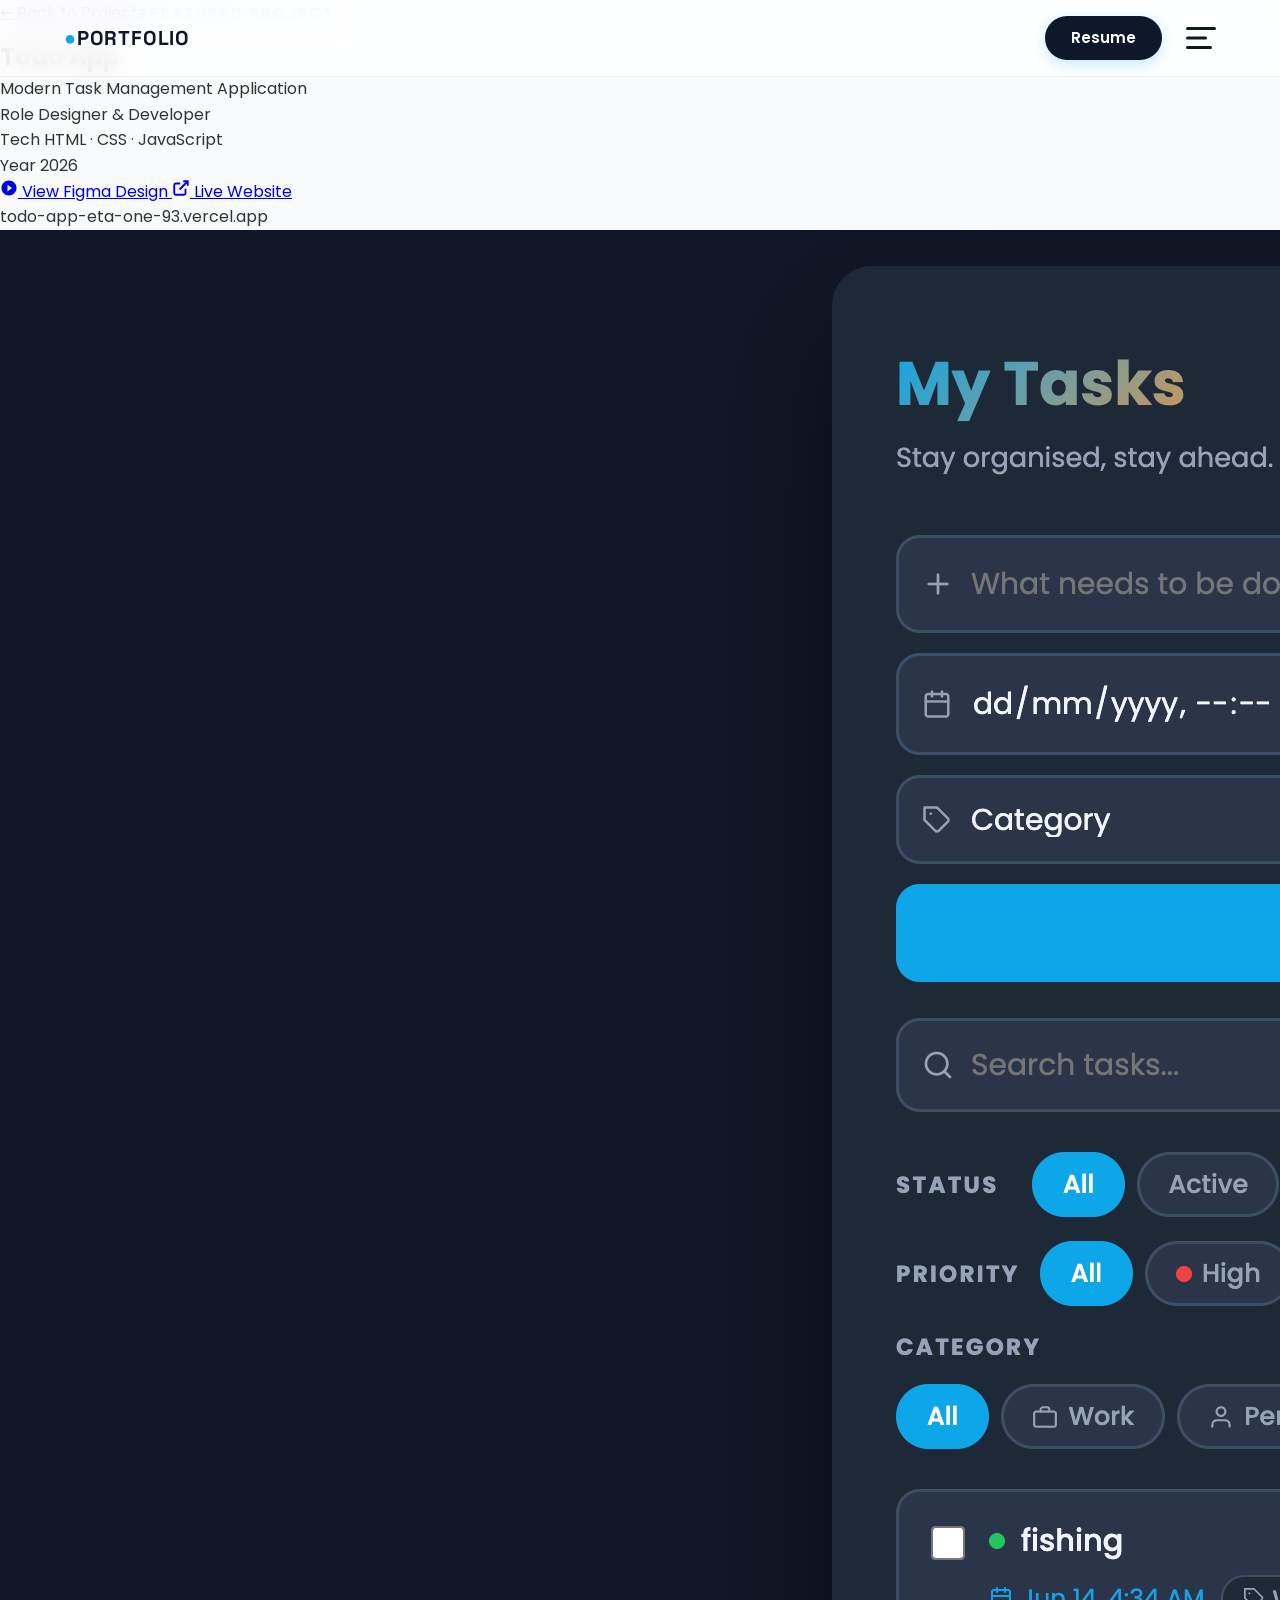
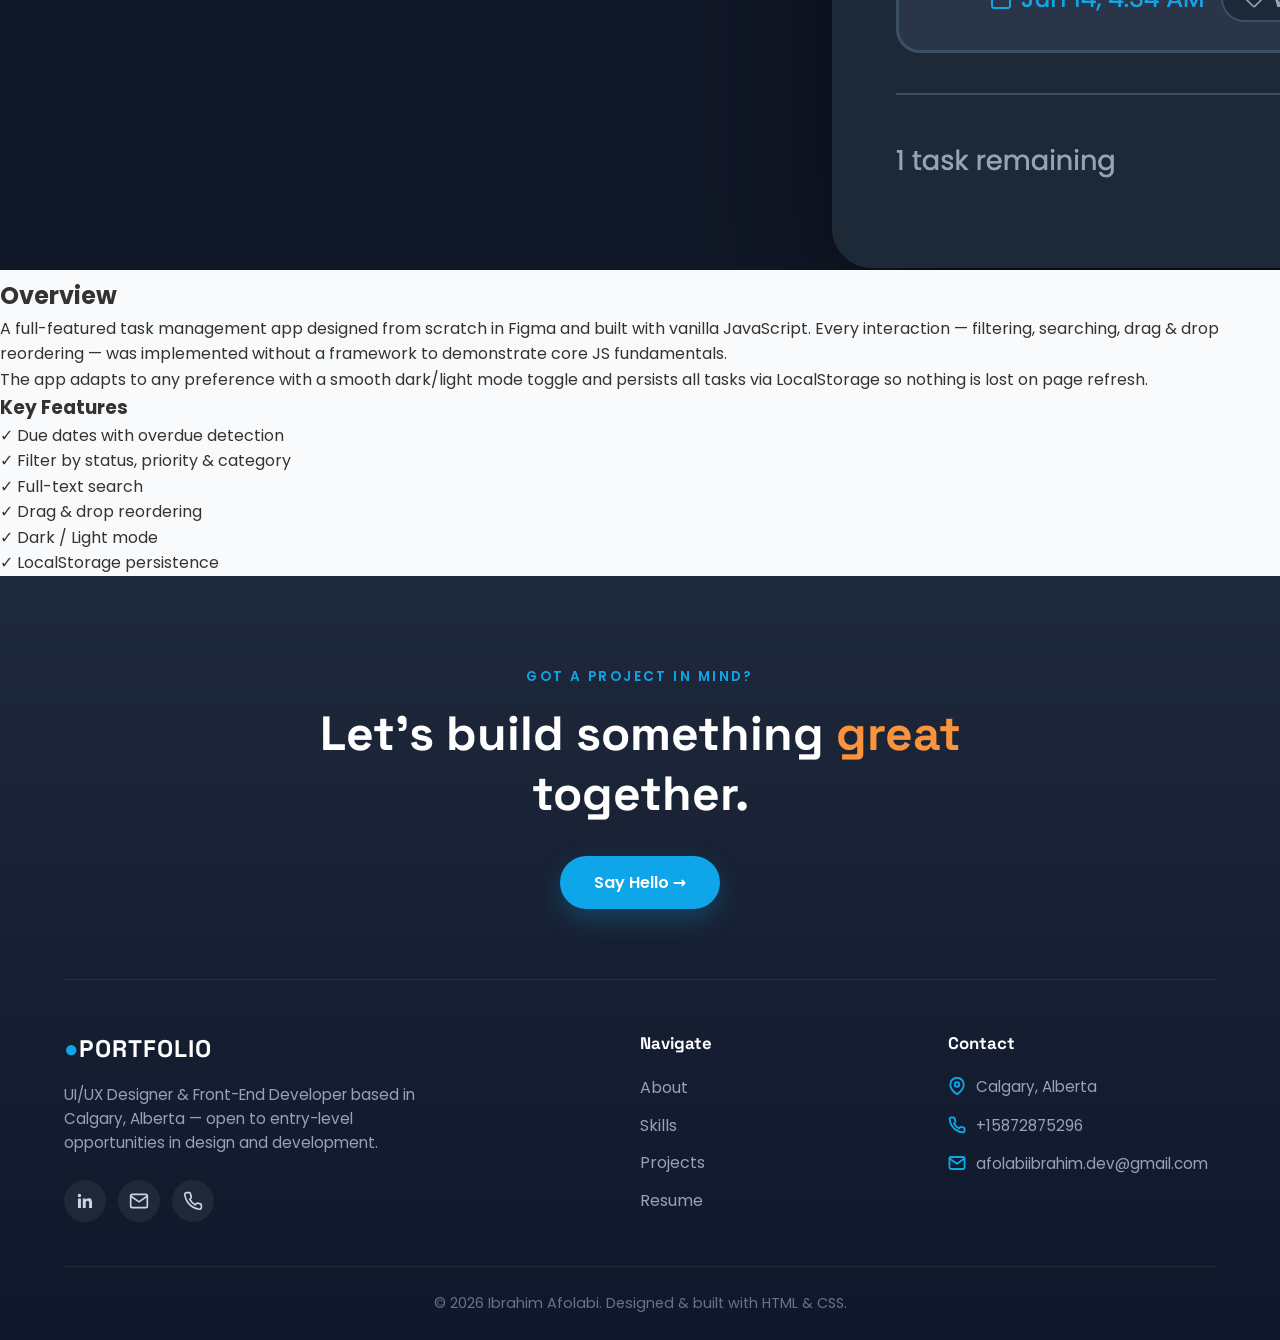
<file: todo/index.html>
<!DOCTYPE html>
<html lang="en">
<head>
  <meta charset="UTF-8">
  <meta name="viewport" content="width=device-width, initial-scale=1.0">
  <title>Todo App | Ibrahim Afolabi</title>
  <link rel="preconnect" href="https://fonts.googleapis.com">
  <link rel="preconnect" href="https://fonts.gstatic.com" crossorigin>
  <link href="https://fonts.googleapis.com/css2?family=Space+Grotesk:wght@500;600;700&family=Poppins:wght@300;400;500;600;700&display=swap" rel="stylesheet">
  <link rel="stylesheet" href="../styles.css">
  <link rel="stylesheet" href="styles.css">
</head>
<body>

  <!-- NAV (identical to homepage) -->
  <nav>
    <div class="nav-container">
      <div class="logo">
        <a href="../index.html" style="text-decoration:none;color:inherit;"><span class="logo-dots">●</span>PORTFOLIO</a>
      </div>
      <div class="nav-right">
        <a href="../Ibrahim_Afolabi_Resume.pdf" target="_blank" class="resume-btn">Resume</a>
        <button class="hamburger" id="hamburger" aria-label="Toggle menu" aria-expanded="false" aria-controls="navOverlay">
          <span></span><span></span><span></span>
        </button>
      </div>
    </div>
  </nav>

  <div class="nav-overlay" id="navOverlay">
    <a href="../index.html#about"><span class="num">01</span>About</a>
    <a href="../index.html#skills"><span class="num">02</span>Skills</a>
    <a href="../index.html#projects"><span class="num">03</span>Projects</a>
    <a href="../index.html#contact"><span class="num">04</span>Contact</a>
  </div>

  <!-- PROJECT HERO -->
  <section class="project-hero">
    <div class="project-hero-inner">
      <a href="../index.html#projects" class="back-link">← Back to Projects</a>
      <p class="eyebrow">Featured Project</p>
      <h1>Todo App</h1>
      <p class="project-subtitle">Modern Task Management Application</p>

      <div class="project-meta">
        <div class="meta-item">
          <span class="meta-label">Role</span>
          <span class="meta-value">Designer & Developer</span>
        </div>
        <div class="meta-item">
          <span class="meta-label">Tech</span>
          <span class="meta-value">HTML · CSS · JavaScript</span>
        </div>
        <div class="meta-item">
          <span class="meta-label">Year</span>
          <span class="meta-value">2026</span>
        </div>
      </div>

      <div class="project-cta-row">
        <a href="https://www.figma.com/design/BDUYeptPdAZG81BdeJSniB/Untitled?node-id=1-2&t=eKysUAqTpZQy98aw-1"
           target="_blank" class="project-btn primary-btn">
          <svg width="18" height="18" viewBox="0 0 24 24" fill="currentColor"><path d="M12 2C6.48 2 2 6.48 2 12s4.48 10 10 10 10-4.48 10-10S17.52 2 12 2zm-2 14.5v-9l6 4.5-6 4.5z"/></svg>
          View Figma Design
        </a>
        <a href="https://todo-app-eta-one-93.vercel.app/" target="_blank" class="project-btn secondary-btn">
          <svg width="18" height="18" viewBox="0 0 24 24" fill="none" stroke="currentColor" stroke-width="2.5"><path d="M18 13v6a2 2 0 01-2 2H5a2 2 0 01-2-2V8a2 2 0 012-2h6"/><polyline points="15 3 21 3 21 9"/><line x1="10" y1="14" x2="21" y2="3"/></svg>
          Live Website
        </a>
      </div>
    </div>
  </section>

  <!-- MOCKUP / PREVIEW -->
  <section class="project-preview reveal">
    <div class="preview-inner">
      <div class="browser-mockup">
        <div class="browser-bar">
          <span class="dot red"></span>
          <span class="dot yellow"></span>
          <span class="dot green"></span>
          <span class="browser-url">todo-app-eta-one-93.vercel.app</span>
        </div>
        <div class="browser-screen">
          <img src="../images/To-do.png" alt="Todo App screenshot">
        </div>
      </div>
    </div>
  </section>

  <!-- OVERVIEW -->
  <section class="project-body reveal">
    <div class="body-inner">

      <div class="overview-grid">
        <div class="overview-text">
          <h2>Overview</h2>
          <p>A full-featured task management app designed from scratch in Figma and built with vanilla JavaScript. Every interaction — filtering, searching, drag & drop reordering — was implemented without a framework to demonstrate core JS fundamentals.</p>
          <p>The app adapts to any preference with a smooth dark/light mode toggle and persists all tasks via LocalStorage so nothing is lost on page refresh.</p>
        </div>
        <div class="feature-list">
          <h3>Key Features</h3>
          <ul>
            <li>
              <span class="feature-icon">✓</span>
              Due dates with overdue detection
            </li>
            <li>
              <span class="feature-icon">✓</span>
              Filter by status, priority & category
            </li>
            <li>
              <span class="feature-icon">✓</span>
              Full-text search
            </li>
            <li>
              <span class="feature-icon">✓</span>
              Drag & drop reordering
            </li>
            <li>
              <span class="feature-icon">✓</span>
              Dark / Light mode
            </li>
            <li>
              <span class="feature-icon">✓</span>
              LocalStorage persistence
            </li>
          </ul>
        </div>
      </div>

    </div>
  </section>

  <!-- FOOTER (identical to homepage) -->
  <footer>
    <div class="footer-container">
      <div class="footer-cta reveal">
        <p class="footer-eyebrow">Got a project in mind?</p>
        <h2>Let's build something <span class="accent-text">great</span> together.</h2>
        <a href="mailto:afolabiibrahim.dev@gmail.com" class="footer-cta-btn">Say Hello →</a>
      </div>
      <div class="footer-divider"></div>
      <div class="footer-content">
        <div class="footer-brand">
          <div class="logo"><span class="logo-dots">●</span>PORTFOLIO</div>
          <p class="footer-tagline">UI/UX Designer & Front-End Developer based in Calgary, Alberta — open to entry-level opportunities in design and development.</p>
          <div class="footer-socials">
            <a href="https://www.linkedin.com/in/ibrahim-afolabi-062348404" target="_blank" class="social-icon" aria-label="LinkedIn">
              <svg width="20" height="20" viewBox="0 0 24 24" fill="currentColor"><path d="M20.45 20.45h-3.55v-5.57c0-1.33-.02-3.04-1.85-3.04-1.85 0-2.14 1.45-2.14 2.94v5.67H9.36V9h3.41v1.56h.05c.48-.9 1.64-1.85 3.37-1.85 3.6 0 4.27 2.37 4.27 5.46v6.28zM5.34 7.43a2.06 2.06 0 110-4.12 2.06 2.06 0 010 4.12zM7.12 20.45H3.56V9h3.56v11.45z"/></svg>
            </a>
            <a href="mailto:afolabiibrahim.dev@gmail.com" class="social-icon" aria-label="Email">
              <svg width="20" height="20" viewBox="0 0 24 24" fill="none" stroke="currentColor" stroke-width="2" stroke-linecap="round" stroke-linejoin="round"><path d="M4 4h16c1.1 0 2 .9 2 2v12c0 1.1-.9 2-2 2H4c-1.1 0-2-.9-2-2V6c0-1.1.9-2 2-2z"/><polyline points="22,6 12,13 2,6"/></svg>
            </a>
            <a href="tel:+15872875296" class="social-icon" aria-label="Phone">
              <svg width="20" height="20" viewBox="0 0 24 24" fill="none" stroke="currentColor" stroke-width="2" stroke-linecap="round" stroke-linejoin="round"><path d="M22 16.92v3a2 2 0 01-2.18 2 19.79 19.79 0 01-8.63-3.07 19.5 19.5 0 01-6-6 19.79 19.79 0 01-3.07-8.67A2 2 0 014.11 2h3a2 2 0 012 1.72 12.84 12.84 0 00.7 2.81 2 2 0 01-.45 2.11L8.09 10.09a16 16 0 006.5 6.5l1.45-1.45a2 2 0 012.11-.45 12.84 12.84 0 002.81.7A2 2 0 0122 16.92z"/></svg>
            </a>
          </div>
        </div>
        <div class="footer-links">
          <h3>Navigate</h3>
          <a href="../index.html#about">About</a>
          <a href="../index.html#skills">Skills</a>
          <a href="../index.html#projects">Projects</a>
          <a href="../Ibrahim_Afolabi_Resume.pdf" target="_blank">Resume</a>
        </div>
        <div class="footer-contact">
          <h3>Contact</h3>
          <div class="contact-item">
            <svg width="18" height="18" viewBox="0 0 24 24" fill="none" stroke="currentColor" stroke-width="2.5" stroke-linecap="round" stroke-linejoin="round"><path d="M21 10c0 7-9 13-9 13S3 17 3 10a9 9 0 0118 0z"/><circle cx="12" cy="10" r="3"/></svg>
            <span>Calgary, Alberta</span>
          </div>
          <div class="contact-item">
            <svg width="18" height="18" viewBox="0 0 24 24" fill="none" stroke="currentColor" stroke-width="2.5" stroke-linecap="round" stroke-linejoin="round"><path d="M22 16.92v3a2 2 0 01-2.18 2 19.79 19.79 0 01-8.63-3.07 19.5 19.5 0 01-6-6 19.79 19.79 0 01-3.07-8.67A2 2 0 014.11 2h3a2 2 0 012 1.72 12.84 12.84 0 00.7 2.81 2 2 0 01-.45 2.11L8.09 10.09a16 16 0 006.5 6.5l1.45-1.45a2 2 0 012.11-.45 12.84 12.84 0 002.81.7A2 2 0 0122 16.92z"/></svg>
            <span>+15872875296</span>
          </div>
          <div class="contact-item">
            <svg width="18" height="18" viewBox="0 0 24 24" fill="none" stroke="currentColor" stroke-width="2.5" stroke-linecap="round" stroke-linejoin="round"><path d="M4 4h16c1.1 0 2 .9 2 2v12c0 1.1-.9 2-2 2H4c-1.1 0-2-.9-2-2V6c0-1.1.9-2 2-2z"/><polyline points="22,6 12,13 2,6"/></svg>
            <span>afolabiibrahim.dev@gmail.com</span>
          </div>
        </div>
      </div>
      <div class="footer-bottom">
        <p>&copy; 2026 Ibrahim Afolabi. Designed &amp; built with HTML &amp; CSS.</p>
      </div>
    </div>
  </footer>

  <script>
    const hamburger = document.getElementById('hamburger');
    const navOverlay = document.getElementById('navOverlay');
    hamburger.addEventListener('click', () => {
      const isOpen = navOverlay.classList.toggle('active');
      hamburger.classList.toggle('active');
      hamburger.setAttribute('aria-expanded', isOpen);
      document.body.classList.toggle('nav-open', isOpen);
    });
    navOverlay.querySelectorAll('a').forEach(link => {
      link.addEventListener('click', () => {
        navOverlay.classList.remove('active');
        hamburger.classList.remove('active');
        hamburger.setAttribute('aria-expanded', 'false');
        document.body.classList.remove('nav-open');
      });
    });
    const revealEls = document.querySelectorAll('.reveal');
    const observer = new IntersectionObserver((entries) => {
      entries.forEach(entry => {
        if (entry.isIntersecting) { entry.target.classList.add('visible'); observer.unobserve(entry.target); }
      });
    }, { threshold: 0.1 });
    revealEls.forEach(el => observer.observe(el));
  </script>

</body>
</html>
</file>
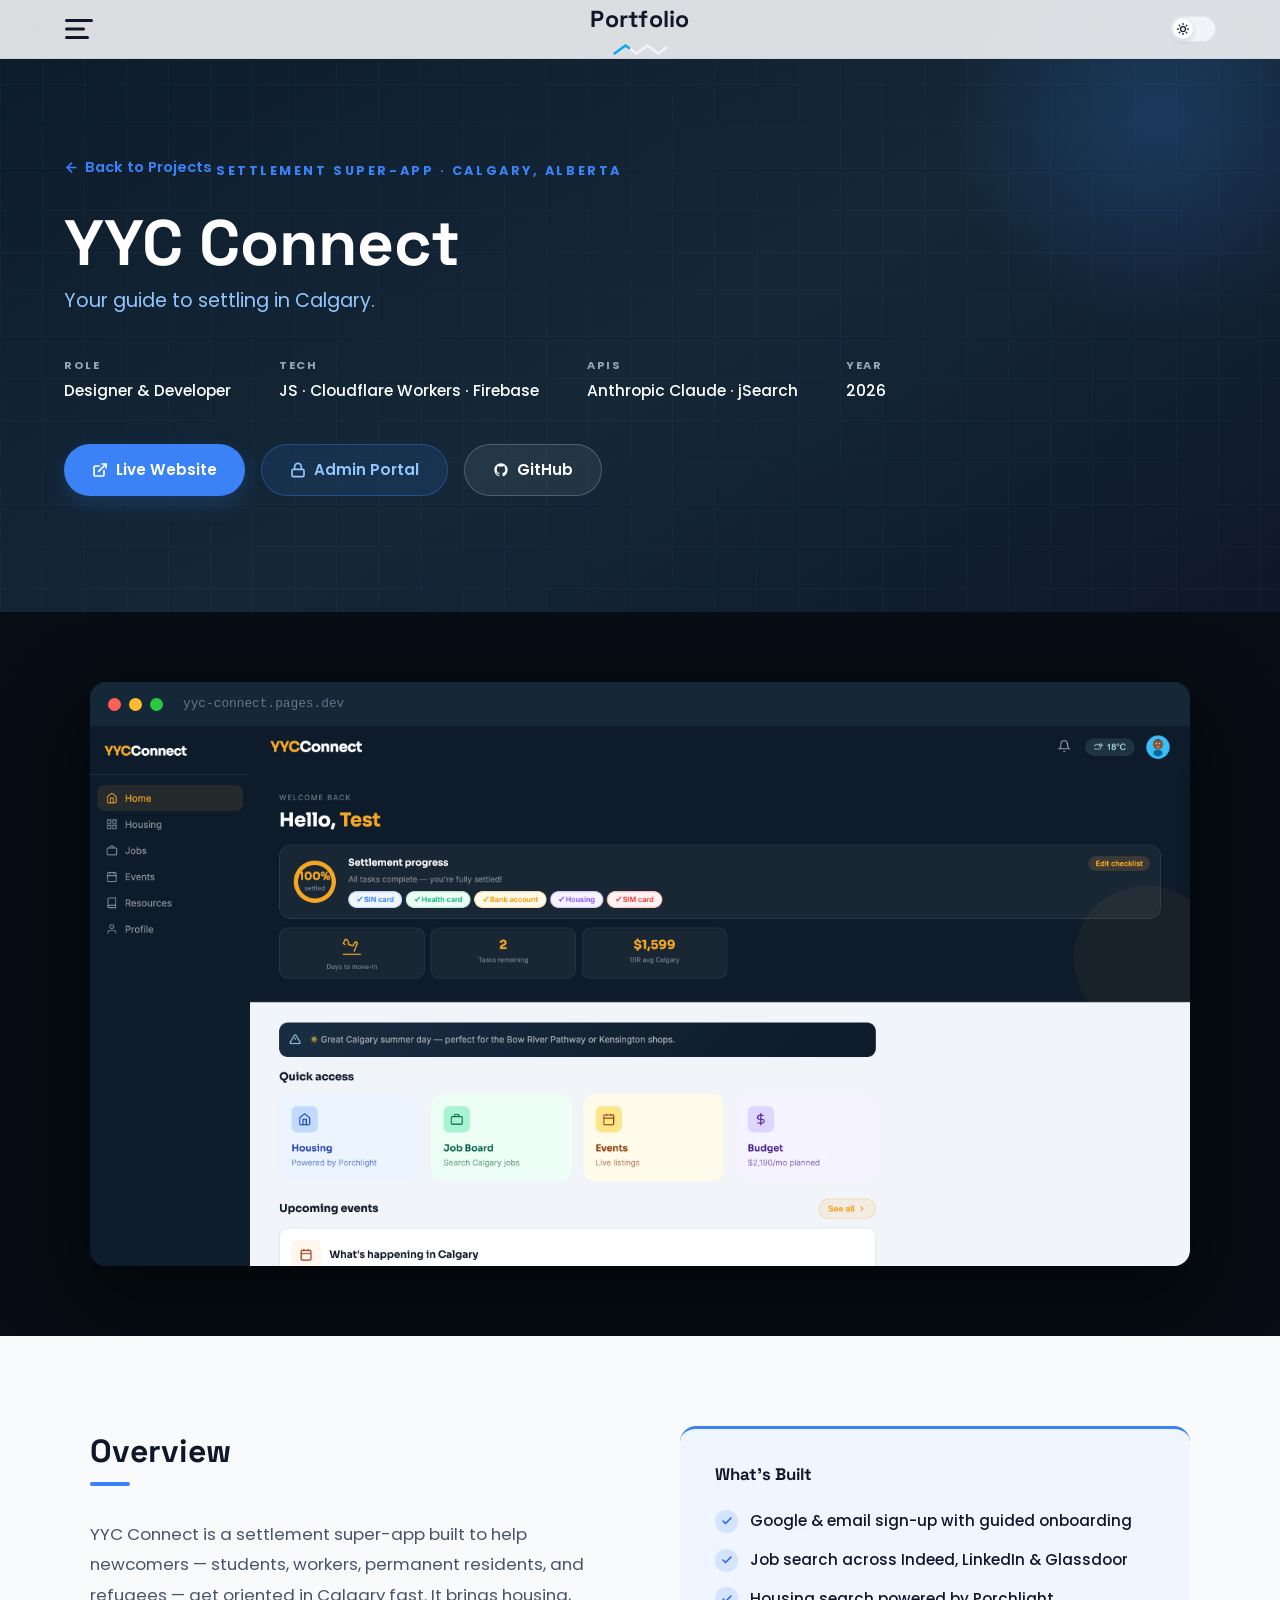
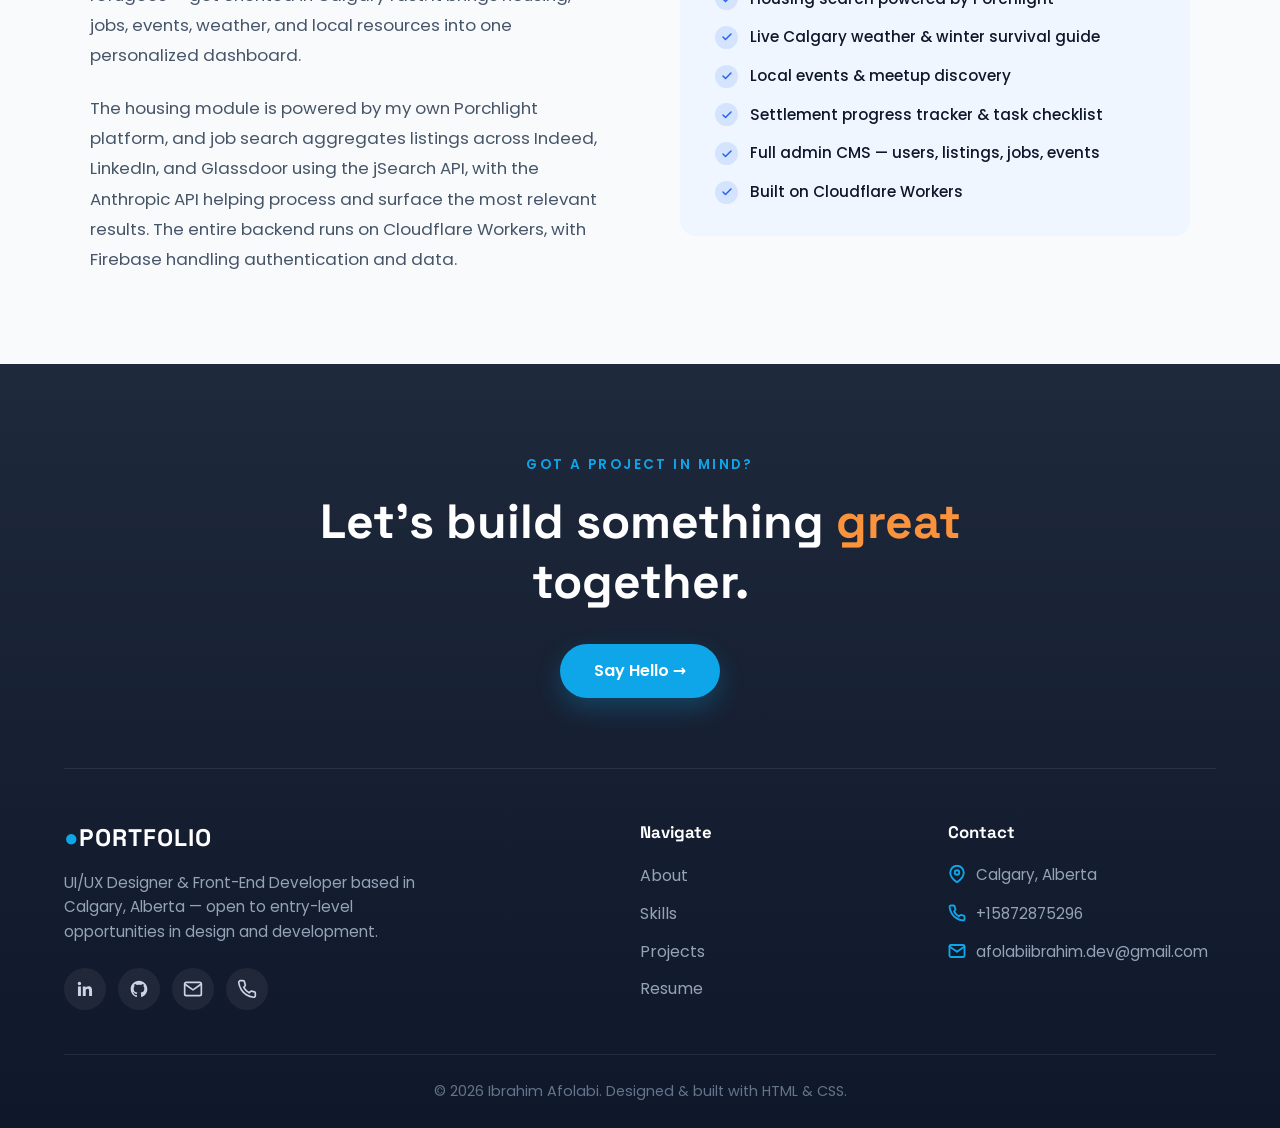
<file: yycconnect/index.html>
<!DOCTYPE html>
<html lang="en">
<head>
  <meta charset="UTF-8">
  <meta name="viewport" content="width=device-width, initial-scale=1.0">
  <title>YYC Connect | Ibrahim Afolabi</title>
  <link rel="preconnect" href="https://fonts.googleapis.com">
  <link rel="preconnect" href="https://fonts.gstatic.com" crossorigin>
  <link href="https://fonts.googleapis.com/css2?family=Space+Grotesk:wght@500;600;700&family=Poppins:wght@300;400;500;600;700&display=swap" rel="stylesheet">
  <link rel="stylesheet" href="../styles.css">
  <link rel="stylesheet" href="styles.css">
  <script>
    if (localStorage.getItem('portfolio-theme') === 'dark') {
      document.documentElement.setAttribute('data-theme', 'dark');
    }
  </script>
</head>
<body>

  <nav>
    <div class="nav-container nav-container-v2">
      <button class="hamburger hamburger-left" id="hamburger" aria-label="Toggle menu" aria-expanded="false" aria-controls="navOverlay">
        <span></span>
        <span></span>
        <span></span>
      </button>

      <a href="../index.html" class="logo logo-center" style="text-decoration:none;">
        <span class="logo-word">Portfolio</span>
        <svg class="logo-zigzag" viewBox="0 0 56 14" xmlns="http://www.w3.org/2000/svg" aria-hidden="true">
          <path class="zigzag-base" d="M2 11 L13 3 L24 11 L35 3 L46 11 L54 5" />
          <path class="zigzag-trail" d="M2 11 L13 3 L24 11 L35 3 L46 11 L54 5" />
        </svg>
      </a>

      <button class="theme-toggle" id="themeToggle" aria-label="Toggle dark mode">
        <span class="toggle-track">
          <span class="toggle-thumb">
            <svg class="icon-sun" xmlns="http://www.w3.org/2000/svg" width="12" height="12" viewBox="0 0 24 24" fill="none" stroke="currentColor" stroke-width="2.5" stroke-linecap="round" stroke-linejoin="round"><circle cx="12" cy="12" r="5"/><line x1="12" y1="1" x2="12" y2="3"/><line x1="12" y1="21" x2="12" y2="23"/><line x1="4.22" y1="4.22" x2="5.64" y2="5.64"/><line x1="18.36" y1="18.36" x2="19.78" y2="19.78"/><line x1="1" y1="12" x2="3" y2="12"/><line x1="21" y1="12" x2="23" y2="12"/><line x1="4.22" y1="19.78" x2="5.64" y2="18.36"/><line x1="18.36" y1="5.64" x2="19.78" y2="4.22"/></svg>
            <svg class="icon-moon" xmlns="http://www.w3.org/2000/svg" width="12" height="12" viewBox="0 0 24 24" fill="none" stroke="currentColor" stroke-width="2.5" stroke-linecap="round" stroke-linejoin="round"><path d="M21 12.79A9 9 0 1 1 11.21 3a7 7 0 0 0 9.79 9.79z"/></svg>
          </span>
        </span>
      </button>
    </div>
  </nav>

  <div class="nav-overlay" id="navOverlay">
    <a href="../index.html#about"><span class="num">01</span>About</a>
    <a href="../index.html#skills"><span class="num">02</span>Skills</a>
    <a href="../index.html#projects"><span class="num">03</span>Projects</a>
    <a href="../index.html#contact"><span class="num">04</span>Contact</a>
    <a href="../Ibrahim_Afolabi_Resume.pdf" target="_blank"><span class="num">05</span>Resume</a>
  </div>

  <!-- HERO -->
  <section class="project-hero">
    <div class="project-hero-inner">
      <a href="../index.html#projects" class="back-link">
        <svg xmlns="http://www.w3.org/2000/svg" width="15" height="15" viewBox="0 0 24 24" fill="none" stroke="currentColor" stroke-width="2.5" stroke-linecap="round" stroke-linejoin="round"><line x1="19" y1="12" x2="5" y2="12"/><polyline points="12 19 5 12 12 5"/></svg>
        Back to Projects
      </a>
      <p class="eyebrow">Settlement Super-App · Calgary, Alberta</p>
      <h1>YYC Connect</h1>
      <p class="project-subtitle">Your guide to settling in Calgary.</p>

      <div class="project-meta">
        <div class="meta-item">
          <span class="meta-label">Role</span>
          <span class="meta-value">Designer &amp; Developer</span>
        </div>
        <div class="meta-item">
          <span class="meta-label">Tech</span>
          <span class="meta-value">JS · Cloudflare Workers · Firebase</span>
        </div>
        <div class="meta-item">
          <span class="meta-label">APIs</span>
          <span class="meta-value">Anthropic Claude · jSearch</span>
        </div>
        <div class="meta-item">
          <span class="meta-label">Year</span>
          <span class="meta-value">2026</span>
        </div>
      </div>

      <div class="project-cta-row">
        <a href="https://yyc-connect.pages.dev/" target="_blank" class="project-btn brand-btn">
          <svg xmlns="http://www.w3.org/2000/svg" width="16" height="16" viewBox="0 0 24 24" fill="none" stroke="currentColor" stroke-width="2.5" stroke-linecap="round" stroke-linejoin="round"><path d="M18 13v6a2 2 0 01-2 2H5a2 2 0 01-2-2V8a2 2 0 012-2h6"/><polyline points="15 3 21 3 21 9"/><line x1="10" y1="14" x2="21" y2="3"/></svg>
          Live Website
        </a>
        <a href="https://yyc-connect.pages.dev/admin/" target="_blank" class="project-btn admin-btn">
          <svg xmlns="http://www.w3.org/2000/svg" width="16" height="16" viewBox="0 0 24 24" fill="none" stroke="currentColor" stroke-width="2.5" stroke-linecap="round" stroke-linejoin="round"><rect x="3" y="11" width="18" height="11" rx="2"/><path d="M7 11V7a5 5 0 0110 0v4"/></svg>
          Admin Portal
        </a>
        <a href="https://github.com/afolabiibrahimtech/yyc-connect" target="_blank" class="project-btn outline-btn">
          <svg width="16" height="16" viewBox="0 0 24 24" fill="currentColor"><path d="M12 2C6.477 2 2 6.477 2 12c0 4.418 2.865 8.166 6.839 9.489.5.092.682-.217.682-.482 0-.237-.009-.868-.013-1.703-2.782.604-3.369-1.342-3.369-1.342-.454-1.155-1.11-1.462-1.11-1.462-.908-.62.069-.608.069-.608 1.003.07 1.531 1.03 1.531 1.03.892 1.529 2.341 1.087 2.91.832.092-.647.35-1.088.636-1.338-2.22-.253-4.555-1.11-4.555-4.943 0-1.091.39-1.984 1.029-2.683-.103-.253-.446-1.27.098-2.647 0 0 .84-.269 2.75 1.025A9.578 9.578 0 0 1 12 6.836c.85.004 1.705.115 2.504.337 1.909-1.294 2.747-1.025 2.747-1.025.546 1.377.203 2.394.1 2.647.64.699 1.028 1.592 1.028 2.683 0 3.842-2.339 4.687-4.566 4.935.359.309.678.919.678 1.852 0 1.336-.012 2.415-.012 2.743 0 .267.18.578.688.48C19.138 20.163 22 16.418 22 12c0-5.523-4.477-10-10-10z"/></svg>
          GitHub
        </a>
      </div>
    </div>
  </section>

  <!-- BROWSER PREVIEW -->
  <section class="project-preview reveal">
    <div class="preview-inner">
      <div class="browser-mockup">
        <div class="browser-bar">
          <span class="dot red"></span>
          <span class="dot yellow"></span>
          <span class="dot green"></span>
          <span class="browser-url">yyc-connect.pages.dev</span>
        </div>
        <div class="browser-screen">
          <img src="../images/yycconnect.png" alt="YYC Connect screenshot">
        </div>
      </div>
    </div>
  </section>

  <!-- OVERVIEW -->
  <section class="project-body reveal">
    <div class="body-inner">
      <div class="overview-grid">
        <div class="overview-text">
          <h2>Overview</h2>
          <p>YYC Connect is a settlement super-app built to help newcomers — students, workers, permanent residents, and refugees — get oriented in Calgary fast. It brings housing, jobs, events, weather, and local resources into one personalized dashboard.</p>
          <p>The housing module is powered by my own Porchlight platform, and job search aggregates listings across Indeed, LinkedIn, and Glassdoor using the jSearch API, with the Anthropic API helping process and surface the most relevant results. The entire backend runs on Cloudflare Workers, with Firebase handling authentication and data.</p>
        </div>
        <div class="feature-list">
          <h3>What's Built</h3>
          <ul>
            <li><span class="feature-icon"><svg xmlns="http://www.w3.org/2000/svg" width="12" height="12" viewBox="0 0 24 24" fill="none" stroke="currentColor" stroke-width="3" stroke-linecap="round" stroke-linejoin="round"><polyline points="20 6 9 17 4 12"/></svg></span>Google &amp; email sign-up with guided onboarding</li>
            <li><span class="feature-icon"><svg xmlns="http://www.w3.org/2000/svg" width="12" height="12" viewBox="0 0 24 24" fill="none" stroke="currentColor" stroke-width="3" stroke-linecap="round" stroke-linejoin="round"><polyline points="20 6 9 17 4 12"/></svg></span>Job search across Indeed, LinkedIn &amp; Glassdoor</li>
            <li><span class="feature-icon"><svg xmlns="http://www.w3.org/2000/svg" width="12" height="12" viewBox="0 0 24 24" fill="none" stroke="currentColor" stroke-width="3" stroke-linecap="round" stroke-linejoin="round"><polyline points="20 6 9 17 4 12"/></svg></span>Housing search powered by Porchlight</li>
            <li><span class="feature-icon"><svg xmlns="http://www.w3.org/2000/svg" width="12" height="12" viewBox="0 0 24 24" fill="none" stroke="currentColor" stroke-width="3" stroke-linecap="round" stroke-linejoin="round"><polyline points="20 6 9 17 4 12"/></svg></span>Live Calgary weather &amp; winter survival guide</li>
            <li><span class="feature-icon"><svg xmlns="http://www.w3.org/2000/svg" width="12" height="12" viewBox="0 0 24 24" fill="none" stroke="currentColor" stroke-width="3" stroke-linecap="round" stroke-linejoin="round"><polyline points="20 6 9 17 4 12"/></svg></span>Local events &amp; meetup discovery</li>
            <li><span class="feature-icon"><svg xmlns="http://www.w3.org/2000/svg" width="12" height="12" viewBox="0 0 24 24" fill="none" stroke="currentColor" stroke-width="3" stroke-linecap="round" stroke-linejoin="round"><polyline points="20 6 9 17 4 12"/></svg></span>Settlement progress tracker &amp; task checklist</li>
            <li><span class="feature-icon"><svg xmlns="http://www.w3.org/2000/svg" width="12" height="12" viewBox="0 0 24 24" fill="none" stroke="currentColor" stroke-width="3" stroke-linecap="round" stroke-linejoin="round"><polyline points="20 6 9 17 4 12"/></svg></span>Full admin CMS — users, listings, jobs, events</li>
            <li><span class="feature-icon"><svg xmlns="http://www.w3.org/2000/svg" width="12" height="12" viewBox="0 0 24 24" fill="none" stroke="currentColor" stroke-width="3" stroke-linecap="round" stroke-linejoin="round"><polyline points="20 6 9 17 4 12"/></svg></span>Built on Cloudflare Workers</li>
          </ul>
        </div>
      </div>
    </div>
  </section>

  <!-- FOOTER -->
  <footer>
    <div class="footer-container">
      <div class="footer-cta reveal">
        <p class="footer-eyebrow">Got a project in mind?</p>
        <h2>Let's build something <span class="accent-text">great</span> together.</h2>
        <a href="mailto:afolabiibrahim.dev@gmail.com" class="footer-cta-btn">Say Hello →</a>
      </div>
      <div class="footer-divider"></div>
      <div class="footer-content">
        <div class="footer-brand">
          <div class="logo"><span class="logo-dots">●</span>PORTFOLIO</div>
          <p class="footer-tagline">UI/UX Designer &amp; Front-End Developer based in Calgary, Alberta — open to entry-level opportunities in design and development.</p>
          <div class="footer-socials">
            <a href="https://www.linkedin.com/in/ibrahim-afolabi-062348404" target="_blank" class="social-icon" aria-label="LinkedIn">
              <svg width="20" height="20" viewBox="0 0 24 24" fill="currentColor"><path d="M20.45 20.45h-3.55v-5.57c0-1.33-.02-3.04-1.85-3.04-1.85 0-2.14 1.45-2.14 2.94v5.67H9.36V9h3.41v1.56h.05c.48-.9 1.64-1.85 3.37-1.85 3.6 0 4.27 2.37 4.27 5.46v6.28zM5.34 7.43a2.06 2.06 0 110-4.12 2.06 2.06 0 010 4.12zM7.12 20.45H3.56V9h3.56v11.45z"/></svg>
            </a>
            <a href="https://github.com/afolabiibrahimtech" target="_blank" class="social-icon" aria-label="GitHub">
              <svg width="20" height="20" viewBox="0 0 24 24" fill="currentColor"><path d="M12 2C6.477 2 2 6.477 2 12c0 4.418 2.865 8.166 6.839 9.489.5.092.682-.217.682-.482 0-.237-.009-.868-.013-1.703-2.782.604-3.369-1.342-3.369-1.342-.454-1.155-1.11-1.462-1.11-1.462-.908-.62.069-.608.069-.608 1.003.07 1.531 1.03 1.531 1.03.892 1.529 2.341 1.087 2.91.832.092-.647.35-1.088.636-1.338-2.22-.253-4.555-1.11-4.555-4.943 0-1.091.39-1.984 1.029-2.683-.103-.253-.446-1.27.098-2.647 0 0 .84-.269 2.75 1.025A9.578 9.578 0 0 1 12 6.836c.85.004 1.705.115 2.504.337 1.909-1.294 2.747-1.025 2.747-1.025.546 1.377.203 2.394.1 2.647.64.699 1.028 1.592 1.028 2.683 0 3.842-2.339 4.687-4.566 4.935.359.309.678.919.678 1.852 0 1.336-.012 2.415-.012 2.743 0 .267.18.578.688.48C19.138 20.163 22 16.418 22 12c0-5.523-4.477-10-10-10z"/></svg>
            </a>
            <a href="mailto:afolabiibrahim.dev@gmail.com" class="social-icon" aria-label="Email">
              <svg width="20" height="20" viewBox="0 0 24 24" fill="none" stroke="currentColor" stroke-width="2" stroke-linecap="round" stroke-linejoin="round"><path d="M4 4h16c1.1 0 2 .9 2 2v12c0 1.1-.9 2-2 2H4c-1.1 0-2-.9-2-2V6c0-1.1.9-2 2-2z"/><polyline points="22,6 12,13 2,6"/></svg>
            </a>
            <a href="tel:+15872875296" class="social-icon" aria-label="Phone">
              <svg width="20" height="20" viewBox="0 0 24 24" fill="none" stroke="currentColor" stroke-width="2" stroke-linecap="round" stroke-linejoin="round"><path d="M22 16.92v3a2 2 0 01-2.18 2 19.79 19.79 0 01-8.63-3.07 19.5 19.5 0 01-6-6 19.79 19.79 0 01-3.07-8.67A2 2 0 014.11 2h3a2 2 0 012 1.72 12.84 12.84 0 00.7 2.81 2 2 0 01-.45 2.11L8.09 10.09a16 16 0 006.5 6.5l1.45-1.45a2 2 0 012.11-.45 12.84 12.84 0 002.81.7A2 2 0 0122 16.92z"/></svg>
            </a>
          </div>
        </div>
        <div class="footer-links">
          <h3>Navigate</h3>
          <a href="../index.html#about">About</a>
          <a href="../index.html#skills">Skills</a>
          <a href="../index.html#projects">Projects</a>
          <a href="../Ibrahim_Afolabi_Resume.pdf" target="_blank">Resume</a>
        </div>
        <div class="footer-contact">
          <h3>Contact</h3>
          <div class="contact-item">
            <svg width="18" height="18" viewBox="0 0 24 24" fill="none" stroke="currentColor" stroke-width="2.5" stroke-linecap="round" stroke-linejoin="round"><path d="M21 10c0 7-9 13-9 13S3 17 3 10a9 9 0 0118 0z"/><circle cx="12" cy="10" r="3"/></svg>
            <span>Calgary, Alberta</span>
          </div>
          <div class="contact-item">
            <svg width="18" height="18" viewBox="0 0 24 24" fill="none" stroke="currentColor" stroke-width="2.5" stroke-linecap="round" stroke-linejoin="round"><path d="M22 16.92v3a2 2 0 01-2.18 2 19.79 19.79 0 01-8.63-3.07 19.5 19.5 0 01-6-6 19.79 19.79 0 01-3.07-8.67A2 2 0 014.11 2h3a2 2 0 012 1.72 12.84 12.84 0 00.7 2.81 2 2 0 01-.45 2.11L8.09 10.09a16 16 0 006.5 6.5l1.45-1.45a2 2 0 012.11-.45 12.84 12.84 0 002.81.7A2 2 0 0122 16.92z"/></svg>
            <span>+15872875296</span>
          </div>
          <div class="contact-item">
            <svg width="18" height="18" viewBox="0 0 24 24" fill="none" stroke="currentColor" stroke-width="2.5" stroke-linecap="round" stroke-linejoin="round"><path d="M4 4h16c1.1 0 2 .9 2 2v12c0 1.1-.9 2-2 2H4c-1.1 0-2-.9-2-2V6c0-1.1.9-2 2-2z"/><polyline points="22,6 12,13 2,6"/></svg>
            <span>afolabiibrahim.dev@gmail.com</span>
          </div>
        </div>
      </div>
      <div class="footer-bottom">
        <p>&copy; 2026 Ibrahim Afolabi. Designed &amp; built with HTML &amp; CSS.</p>
      </div>
    </div>
  </footer>

  <script>
    // Theme toggle
    const themeToggle = document.getElementById('themeToggle');
    if (themeToggle) {
      themeToggle.addEventListener('click', () => {
        const isDark = document.documentElement.getAttribute('data-theme') === 'dark';
        if (isDark) {
          document.documentElement.removeAttribute('data-theme');
          localStorage.setItem('portfolio-theme', 'light');
        } else {
          document.documentElement.setAttribute('data-theme', 'dark');
          localStorage.setItem('portfolio-theme', 'dark');
        }
      });
    }

    const heroSection = document.querySelector('.project-hero');
    const hamburger = document.getElementById('hamburger');
    const navOverlay = document.getElementById('navOverlay');
    hamburger.addEventListener('click', (e) => {
      e.stopPropagation();
      const isOpen = navOverlay.classList.toggle('active');
      hamburger.classList.toggle('active');
      hamburger.setAttribute('aria-expanded', isOpen);
      document.body.classList.toggle('nav-open', isOpen);

      if (isOpen && heroSection) {
        const heroBottom = heroSection.getBoundingClientRect().bottom;
        navOverlay.classList.toggle('on-dark', heroBottom > 76);
      }
    });
    navOverlay.querySelectorAll('a').forEach(l => l.addEventListener('click', () => {
      navOverlay.classList.remove('active');
      hamburger.classList.remove('active');
      hamburger.setAttribute('aria-expanded', 'false');
      document.body.classList.remove('nav-open');
    }));
    document.addEventListener('click', (e) => {
      const isOpen = navOverlay.classList.contains('active');
      if (isOpen && !navOverlay.contains(e.target) && !hamburger.contains(e.target)) {
        navOverlay.classList.remove('active');
        hamburger.classList.remove('active');
        hamburger.setAttribute('aria-expanded', 'false');
        document.body.classList.remove('nav-open');
      }
    });
    document.querySelectorAll('.reveal').forEach(el =>
      new IntersectionObserver(([e]) => {
        if (e.isIntersecting) { el.classList.add('visible'); }
      }, { threshold: 0.1 }).observe(el)
    );
  </script>

</body>
</html>
</file>
<file: styles.css>
:root {
  --primary: #0ea5e9;
  --primary-dark: #0284c7;
  --accent: #fb923c;
  --dark: #0f172a;
  --dark-2: #1e293b;
  --light: #f8fafc;
  --text-muted: #94a3b8;
  --font-display: 'Space Grotesk', sans-serif;
  --font-body: 'Poppins', system-ui, sans-serif;

  /* Theme-aware tokens (light mode defaults) */
  --bg-page: #f8fafc;
  --bg-surface: #ffffff;
  --text-body: #333333;
  --text-heading: #0f172a;
  --text-secondary: #475569;
  --border-soft: #f1f5f9;
  --nav-bg: rgba(255, 255, 255, 0.85);
  --nav-border: rgba(15, 23, 42, 0.06);
  --skill-shadow: rgba(0, 0, 0, 0.08);
}

[data-theme="dark"] {
  --bg-page: #0b1220;
  --bg-surface: #131c2e;
  --text-body: #cbd5e1;
  --text-heading: #f1f5f9;
  --text-secondary: #94a3b8;
  --border-soft: #1e293b;
  --nav-bg: rgba(11, 18, 32, 0.85);
  --nav-border: rgba(255, 255, 255, 0.07);
  --skill-shadow: rgba(0, 0, 0, 0.4);
}

html {
  transition: background-color 0.3s ease;
}

* {
  margin: 0;
  padding: 0;
  box-sizing: border-box;
}

html {
  scroll-behavior: smooth;
}

body {
  font-family: var(--font-body);
  line-height: 1.6;
  color: var(--text-body);
  background: var(--bg-page);
  transition: background-color 0.3s ease, color 0.3s ease;
}

/* ==================== NAV ==================== */
nav {
  position: fixed;
  top: 0;
  width: 100%;
  background: var(--nav-bg);
  backdrop-filter: blur(14px);
  padding: 1rem 5%;
  z-index: 1000;
  border-bottom: 1px solid var(--nav-border);
  transition: background-color 0.3s ease, border-color 0.3s ease;
}

.nav-container {
  max-width: 1200px;
  margin: 0 auto;
  display: flex;
  justify-content: space-between;
  align-items: center;
}

/* New 3-column nav: hamburger | logo | toggle */
.nav-container-v2 {
  display: flex;
  justify-content: space-between;
  align-items: center;
  position: relative;
}

.logo {
  font-family: var(--font-display);
  font-size: 1.25rem;
  font-weight: 700;
  color: var(--text-heading);
  letter-spacing: 0.04em;
}

.logo-center {
  position: absolute;
  left: 50%;
  top: 50%;
  transform: translate(-50%, -50%);
}

.logo-italic {
  font-style: italic;
}

.logo-dots {
  color: var(--primary);
}

/* Solid wordmark with animated zigzag underline */
.logo-center {
  display: flex;
  flex-direction: column;
  align-items: center;
  gap: 4px;
}

.logo-word {
  font-family: var(--font-display);
  font-size: 1.45rem;
  font-weight: 800;
  letter-spacing: 0.01em;
  color: var(--text-heading);
  transition: color 0.3s ease;
}

.logo-zigzag {
  width: 56px;
  height: 14px;
  overflow: visible;
}

.zigzag-base,
.zigzag-trail {
  fill: none;
  stroke-linecap: round;
  stroke-linejoin: round;
}

.zigzag-base {
  stroke: var(--border-soft);
  stroke-width: 2.6;
}

.zigzag-trail {
  stroke: var(--primary);
  stroke-width: 2.6;
  stroke-dasharray: 18 50;
  stroke-dashoffset: 0;
  animation: zigzagTrail 2.4s ease-in-out infinite alternate;
}

@keyframes zigzagTrail {
  0%   { stroke-dashoffset: 0; }
  100% { stroke-dashoffset: -68; }
}

.nav-right {
  display: flex;
  align-items: center;
  gap: 1.1rem;
}

/* Theme toggle switch */
.theme-toggle {
  background: none;
  border: none;
  cursor: pointer;
  padding: 0;
  flex-shrink: 0;
}

.toggle-track {
  display: flex;
  align-items: center;
  width: 46px;
  height: 26px;
  border-radius: 999px;
  background: var(--border-soft);
  border: 1.5px solid var(--nav-border);
  padding: 2px;
  transition: background-color 0.3s ease, border-color 0.3s ease;
}

.toggle-thumb {
  display: flex;
  align-items: center;
  justify-content: center;
  width: 20px;
  height: 20px;
  border-radius: 50%;
  background: var(--bg-surface);
  color: var(--text-heading);
  box-shadow: 0 2px 6px rgba(0,0,0,0.15);
  transition: transform 0.3s cubic-bezier(0.65,0,0.35,1), background-color 0.3s ease, color 0.3s ease;
  transform: translateX(0);
}

.toggle-thumb .icon-moon { display: none; }
.toggle-thumb .icon-sun { display: block; }

[data-theme="dark"] .toggle-thumb {
  transform: translateX(20px);
  background: var(--dark-2);
  color: #fbbf24;
}

[data-theme="dark"] .toggle-thumb .icon-sun { display: none; }
[data-theme="dark"] .toggle-thumb .icon-moon { display: block; }

/* Hamburger */
.hamburger {
  position: relative;
  width: 30px;
  height: 22px;
  background: none;
  border: 1.5px solid transparent;
  border-radius: 6px;
  cursor: pointer;
  padding: 0;
  z-index: 1001;
  transition: border-color 0.3s ease, width 0.3s ease, height 0.3s ease;
}

.hamburger-left {
  flex-shrink: 0;
}

.hamburger span {
  position: absolute;
  left: 0;
  display: block;
  width: 100%;
  height: 3px;
  border-radius: 3px;
  background: var(--text-heading);
  transition: all 0.35s cubic-bezier(0.65, 0, 0.35, 1), background-color 0.3s ease;
}

.hamburger span:nth-child(1) { top: 0; }
.hamburger span:nth-child(2) { top: 50%; transform: translateY(-50%); width: 70%; }
.hamburger span:nth-child(3) { bottom: 0; width: 85%; }

.hamburger.active {
  width: 38px;
  height: 38px;
  border-color: var(--primary);
}

.hamburger.active span:nth-child(1) {
  top: 50%;
  left: 50%;
  transform: translate(-50%, -50%) rotate(45deg);
  background: var(--text-heading);
  width: 60%;
}
.hamburger.active span:nth-child(2) {
  opacity: 0;
}
.hamburger.active span:nth-child(3) {
  top: 50%;
  bottom: auto;
  left: 50%;
  transform: translate(-50%, -50%) rotate(-45deg);
  background: var(--text-heading);
  width: 60%;
}

/* Fullscreen nav overlay */
.nav-overlay {
  position: fixed;
  top: 76px;
  left: 5%;
  display: flex;
  flex-direction: column;
  align-items: flex-start;
  gap: 0.4rem;
  background: transparent;
  opacity: 0;
  pointer-events: none;
  transform: translateY(-12px);
  transition: opacity 0.3s ease, transform 0.3s ease;
  will-change: opacity, transform;
  z-index: 999;
}

.nav-overlay.active {
  opacity: 1;
  pointer-events: auto;
  transform: translateY(0);
}

.nav-overlay a {
  font-family: var(--font-display);
  font-size: 1.6rem;
  font-weight: 800;
  letter-spacing: 0.01em;
  color: var(--text-heading);
  text-decoration: none;
  opacity: 0;
  transform: translateY(10px);
  transition: opacity 0.35s ease, transform 0.35s ease, color 0.3s;
  display: flex;
  align-items: baseline;
  gap: 0.6rem;
}

.nav-overlay.on-dark a {
  color: #ffffff;
  text-shadow: 0 2px 10px rgba(0,0,0,0.35);
}

.nav-overlay a span.num {
  display: none;
}

.nav-overlay a:hover,
.nav-overlay a.current {
  color: var(--primary);
}

.nav-overlay.active a {
  opacity: 1;
  transform: translateY(0);
}

.nav-overlay.active a:nth-child(1) { transition-delay: 0.04s; }
.nav-overlay.active a:nth-child(2) { transition-delay: 0.08s; }
.nav-overlay.active a:nth-child(3) { transition-delay: 0.12s; }
.nav-overlay.active a:nth-child(4) { transition-delay: 0.16s; }
.nav-overlay.active a:nth-child(5) { transition-delay: 0.20s; }

/* ==================== HERO ==================== */
.hero {
  min-height: 100vh;
  position: relative;
  overflow: hidden;
  background: linear-gradient(135deg, var(--dark), var(--dark-2));
  background-image:
    linear-gradient(135deg, var(--dark), var(--dark-2)),
    linear-gradient(rgba(255, 255, 255, 0.035) 1px, transparent 1px),
    linear-gradient(90deg, rgba(255, 255, 255, 0.035) 1px, transparent 1px);
  background-size: auto, 42px 42px, 42px 42px;
  color: white;
  display: flex;
  align-items: center;
  padding: 120px 5% 80px;
}

.hero::before {
  content: '';
  position: absolute;
  top: -120px;
  right: -120px;
  width: 420px;
  height: 420px;
  border-radius: 50%;
  background: radial-gradient(circle, rgba(14, 165, 233, 0.25), transparent 70%);
  pointer-events: none;
}

.hero-content {
  position: relative;
  max-width: 1200px;
  margin: 0 auto;
  display: flex;
  align-items: center;
  gap: 4rem;
  flex-wrap: wrap;
}

.profile-photo {
  width: 280px;
  height: 280px;
  border-radius: 20px;
  object-fit: cover;
  box-shadow: 0 20px 40px rgba(0, 0, 0, 0.35);
  border: 3px solid rgba(255, 255, 255, 0.08);
}

.eyebrow {
  display: inline-block;
  font-size: 0.9rem;
  font-weight: 600;
  letter-spacing: 0.18em;
  text-transform: uppercase;
  color: var(--primary);
  margin-bottom: 0.8rem;
}

.hero-text h1 {
  font-family: var(--font-display);
  font-size: 3.4rem;
  font-weight: 700;
  margin-bottom: 0.5rem;
  letter-spacing: -0.01em;
}

.title {
  font-family: var(--font-display);
  font-size: 1.4rem;
  font-weight: 500;
  color: #60a5fa;
  margin-bottom: 2rem;
}

.about-text {
  max-width: 600px;
  line-height: 1.7;
  margin: 1.5rem 0;
  font-size: 1.05rem;
  opacity: 0.9;
}

.skills-badges {
  display: flex;
  flex-wrap: wrap;
  gap: 1rem;
}

.badge {
  display: flex;
  align-items: center;
  gap: 0.6rem;
  background: rgba(255, 255, 255, 0.08);
  border: 1px solid rgba(255, 255, 255, 0.08);
  padding: 12px 22px;
  border-radius: 50px;
  font-weight: 500;
  transition: all 0.3s;
}

.badge:hover {
  background: rgba(14, 165, 233, 0.15);
  border-color: var(--primary);
  transform: translateY(-3px);
}

/* ==================== SKILLS ==================== */
.skills-section {
  padding: 100px 5%;
  background: var(--bg-page);
  max-width: 1200px;
  margin: 0 auto;
}

.skills-section h2,
.projects h2 {
  font-family: var(--font-display);
  font-size: 2.4rem;
  margin-bottom: 2.5rem;
  position: relative;
  display: inline-block;
  color: var(--text-heading);
}

.skills-section h2::after,
.projects h2::after {
  content: '';
  position: absolute;
  left: 0;
  bottom: -10px;
  width: 50px;
  height: 4px;
  border-radius: 4px;
  background: var(--accent);
}

.skills-grid {
  display: grid;
  grid-template-columns: repeat(auto-fit, minmax(260px, 1fr));
  gap: 1.5rem;
}

.skill-card {
  background: var(--bg-surface);
  color: var(--text-heading);
  padding: 1.8rem 1.4rem;
  border-radius: 16px;
  text-align: center;
  font-weight: 600;
  box-shadow: 0 10px 30px var(--skill-shadow);
  transition: all 0.35s ease, background-color 0.3s ease, color 0.3s ease;
  border: 1px solid var(--border-soft);
  border-top: 3px solid var(--primary);
}

.skill-card:nth-child(2n) {
  border-top-color: var(--accent);
}

.skill-card:hover {
  transform: translateY(-10px);
  box-shadow: 0 25px 50px rgba(14, 165, 233, 0.2);
}

.skill-card span {
  font-weight: normal;
  display: block;
  margin-top: 0.6rem;
  color: var(--text-secondary);
}

/* ==================== PROJECTS ==================== */
.projects {
  padding: 100px 5%;
  background: var(--bg-page);
}

.projects-grid {
  display: grid;
  grid-template-columns: repeat(auto-fit, minmax(500px, 1fr));
  gap: 2rem;
  max-width: 1200px;
  margin: 0 auto;
}

.project-card {
  display: flex;
  background: var(--dark);
  color: white;
  border-radius: 16px;
  overflow: hidden;
  box-shadow: 0 10px 30px rgba(0, 0, 0, 0.25);
  transition: transform 0.3s, box-shadow 0.3s;
  min-height: 280px;
}

.project-card:hover {
  transform: translateY(-10px);
  box-shadow: 0 20px 45px rgba(0, 0, 0, 0.35);
}

.project-info {
  padding: 2rem;
  flex: 1;
  background: rgba(0, 0, 0, 0.35);
}

.project-info h3 {
  font-family: var(--font-display);
  color: white;
  margin-bottom: 1rem;
  font-size: 1.3rem;
}

.project-info p {
  color: #e2e8f0;
  margin-bottom: 1.5rem;
}

.view-project {
  color: #60a5fa;
  text-decoration: none;
  font-weight: 600;
  transition: color 0.3s;
}

.view-project:hover {
  color: var(--accent);
  text-decoration: underline;
}

.project-image {
  width: 180px;
  height: 180px;
  overflow: hidden;
  flex-shrink: 0;
  background: #111827;
  border-radius: 12px;
  margin: 1.5rem;
}

.project-image img {
  width: 100%;
  height: 100%;
  object-fit: contain;
  padding: 15px;
  background: var(--dark);
}

/* Project tags */
.project-tags {
  display: flex;
  flex-wrap: wrap;
  gap: 8px;
  margin-bottom: 1.2rem;
}

.tag {
  font-size: 0.75rem;
  font-weight: 600;
  letter-spacing: 0.06em;
  text-transform: uppercase;
  padding: 4px 12px;
  border-radius: 999px;
  background: rgba(255, 255, 255, 0.1);
  border: 1px solid rgba(255, 255, 255, 0.18);
  color: #cbd5e1;
}

/* Porchlight amber accent */
.porchlight-card {
  border-top: 3px solid #f59e0b;
}

.porchlight-img {
  background: #fef3c7;
}

.porchlight-img img {
  object-fit: cover !important;
  padding: 0 !important;
}

/* ==================== CONTACT ==================== */
#contact {
  padding: 100px 5%;
  background: var(--bg-page);
  max-width: 1200px;
  margin: 0 auto;
}

.contact-info {
  max-width: 700px;
  margin: 0 auto;
  text-align: center;
  font-size: 1.2rem;
  padding: 40px;
  background: var(--bg-surface);
  color: var(--text-body);
  border-radius: 16px;
  box-shadow: 0 10px 30px var(--skill-shadow);
}

/* ==================== FOOTER ==================== */
footer {
  background: linear-gradient(180deg, var(--dark-2) 0%, var(--dark) 100%);
  color: #e2e8f0;
  padding: 90px 5% 0;
}

.footer-container {
  max-width: 1200px;
  margin: 0 auto;
}

/* CTA */
.footer-cta {
  text-align: center;
  padding-bottom: 70px;
}

.footer-eyebrow {
  font-size: 0.85rem;
  font-weight: 600;
  letter-spacing: 0.18em;
  text-transform: uppercase;
  color: var(--primary);
  margin-bottom: 1rem;
}

.footer-cta h2 {
  font-family: var(--font-display);
  font-size: clamp(2rem, 5vw, 3rem);
  font-weight: 700;
  color: white;
  max-width: 700px;
  margin: 0 auto;
  line-height: 1.25;
}

.footer-cta .accent-text {
  color: var(--accent);
}

.footer-cta-btn {
  display: inline-flex;
  align-items: center;
  gap: 0.5rem;
  margin-top: 2rem;
  padding: 14px 34px;
  background: var(--primary);
  color: white;
  border-radius: 999px;
  text-decoration: none;
  font-weight: 600;
  transition: all 0.3s;
  box-shadow: 0 10px 25px rgba(14, 165, 233, 0.25);
}

.footer-cta-btn:hover {
  background: var(--accent);
  transform: translateY(-3px);
  box-shadow: 0 14px 30px rgba(251, 146, 60, 0.3);
}

.footer-divider {
  height: 1px;
  background: rgba(255, 255, 255, 0.08);
}

/* Content columns */
.footer-content {
  display: grid;
  grid-template-columns: 2fr 1fr 1fr;
  gap: 40px;
  padding: 50px 0 40px;
}

.footer-brand .logo {
  font-size: 1.5rem;
  margin-bottom: 14px;
  color: white;
}

.footer-tagline {
  color: var(--text-muted);
  max-width: 360px;
  margin-bottom: 1.5rem;
  font-size: 0.95rem;
}

.footer-socials {
  display: flex;
  gap: 12px;
}

.social-icon {
  width: 42px;
  height: 42px;
  border-radius: 50%;
  display: flex;
  align-items: center;
  justify-content: center;
  background: rgba(255, 255, 255, 0.06);
  color: #cbd5e1;
  transition: all 0.3s;
}

.social-icon:hover {
  background: var(--primary);
  color: white;
  transform: translateY(-4px);
}

.footer-links h3,
.footer-contact h3 {
  font-family: var(--font-display);
  color: white;
  margin-bottom: 18px;
  font-size: 1.05rem;
}

.footer-links a {
  display: block;
  color: var(--text-muted);
  text-decoration: none;
  margin-bottom: 12px;
  transition: color 0.3s;
}

.footer-links a:hover {
  color: var(--primary);
}

.footer-contact .contact-item {
  display: flex;
  align-items: flex-start;
  gap: 10px;
  margin-bottom: 14px;
  color: var(--text-muted);
  font-size: 0.95rem;
}

.footer-contact .contact-item svg {
  flex-shrink: 0;
  margin-top: 2px;
  color: var(--primary);
}

.footer-bottom {
  text-align: center;
  padding: 25px 0;
  border-top: 1px solid rgba(255, 255, 255, 0.08);
  color: #64748b;
  font-size: 0.9rem;
}

/* ==================== SCROLL REVEAL ==================== */
.reveal {
  opacity: 0;
  transform: translateY(30px);
  transition: opacity 0.7s ease, transform 0.7s ease;
}

.reveal.visible {
  opacity: 1;
  transform: translateY(0);
}

/* ==================== RESPONSIVE ==================== */
@media (max-width: 768px) {
  .logo-word {
    font-size: 1.2rem;
  }

  .logo-zigzag {
    width: 48px;
  }

  .hero-content {
    flex-direction: column;
    text-align: center;
    gap: 2rem;
  }

  .skills-badges {
    justify-content: center;
  }

  .projects-grid {
    grid-template-columns: 1fr;
  }

  .project-card {
    flex-direction: column;
  }

  .project-image {
    width: calc(100% - 3rem);
    height: 200px;
  }

  .footer-content {
    grid-template-columns: 1fr;
    gap: 36px;
    text-align: center;
  }

  .footer-brand .footer-tagline {
    margin-left: auto;
    margin-right: auto;
  }

  .footer-socials {
    justify-content: center;
  }

  .footer-contact .contact-item {
    justify-content: center;
  }
}

@media (max-width: 480px) {
  .hero-text h1 {
    font-size: 2.4rem;
  }

  .profile-photo {
    width: 220px;
    height: 220px;
  }
}

/* Tails & Toys — portfolio blue accent */
.tails-card {
  border-top: 3px solid #0ea5e9;
}
.tails-img {
  background: #f0f9ff;
}
.tails-img img {
  object-fit: cover !important;
  padding: 0 !important;
}

/* Dual link row on project cards */
.card-links {
  display: flex;
  align-items: center;
  gap: 1.4rem;
}

.secondary-link {
  color: #94a3b8 !important;
  font-size: 0.88rem;
}

.secondary-link:hover {
  color: var(--accent) !important;
}

/* Keyscape Homes — forest green accent */
.keyscape-card {
  border-top: 3px solid #3a6b52;
}
.keyscape-img {
  background: #0d1a13;
}
.keyscape-img img {
  object-fit: cover !important;
  padding: 0 !important;
}

/* GitHub card link */
.gh-link {
  display: inline-flex;
  align-items: center;
  gap: 5px;
  color: #94a3b8 !important;
  font-size: 0.88rem;
  transition: color 0.3s;
}
.gh-link:hover {
  color: white !important;
}

/* Hospital card — indigo accent */
.hospital-card {
  border-top: 3px solid #6366f1;
}
.hospital-img {
  background: #0f0f1a;
}
.hospital-img img {
  object-fit: cover !important;
  padding: 0 !important;
}

/* YYC Connect — deep navy accent (#0D1B2A from site theme) */
.yyc-card {
  border-top: 3px solid #3b82f6;
}
.yyc-img {
  background: #0d1b2a;
}
.yyc-img img {
  object-fit: cover !important;
  padding: 0 !important;
}

/* ── Homepage project card with video below ── */
.video-card {
  flex-direction: column !important;
  grid-column: 1 / -1;        /* span full grid width */
  max-width: 100%;
  min-height: unset;
}

.video-card .project-info {
  background: rgba(0,0,0,0.4);
  width: 100%;
  flex: unset;
}

.card-video {
  width: 100%;
  background: #000;
  border-top: 1px solid rgba(255,255,255,0.06);
  line-height: 0;
  border-radius: 0 0 16px 16px;
  overflow: hidden;
}

.card-video video {
  width: 100%;
  height: auto;
  max-height: 480px;
  display: block;
  object-fit: contain;
  background: #000;
}

/* SupportDesk — slate blue accent */
.supportdesk-card {
  border-top: 3px solid #475569;
}
.supportdesk-img {
  background: #0f172a;
}
.supportdesk-img img {
  object-fit: cover !important;
  padding: 0 !important;
}
</file>
<file: Hospital/styles.css>
/* ============================================================
   Hospital project page
   Brand: #6366f1 indigo — clinical, structured, precise
   ============================================================ */

:root {
  --brand:      #6366f1;
  --brand-dark: #4f46e5;
  --brand-lt:   #eef2ff;
  --brand-glow: rgba(99,102,241,0.18);
}

[data-theme="dark"] {
  --brand-lt: #1e1b3a;
}

body { background: var(--bg-page); color: var(--text-body); padding: 0; max-width: none; transition: background-color 0.3s ease, color 0.3s ease; }

/* ── Hero ──────────────────────────────────────────────────── */
.project-hero {
  min-height: 65vh;
  background: linear-gradient(135deg, var(--dark), var(--dark-2));
  background-image:
    linear-gradient(135deg, var(--dark), var(--dark-2)),
    linear-gradient(rgba(99,102,241,0.05) 1px, transparent 1px),
    linear-gradient(90deg, rgba(99,102,241,0.05) 1px, transparent 1px);
  background-size: auto, 42px 42px, 42px 42px;
  color: white;
  display: flex;
  align-items: center;
  padding: 120px 5% 80px;
  position: relative;
  overflow: hidden;
}

.project-hero::before {
  content: '';
  position: absolute;
  top: -80px; right: -80px;
  width: 420px; height: 420px;
  border-radius: 50%;
  background: radial-gradient(circle, var(--brand-glow), transparent 70%);
  pointer-events: none;
}

.project-hero-inner { position: relative; max-width: 1200px; margin: 0 auto; width: 100%; }

.back-link {
  display: inline-flex; align-items: center; gap: 6px;
  color: var(--brand); text-decoration: none; font-weight: 600;
  font-size: 0.92rem; margin-bottom: 1.8rem; transition: color 0.3s;
}
.back-link:hover { color: #a5b4fc; }

.eyebrow {
  display: inline-block; font-size: 0.82rem; font-weight: 700;
  letter-spacing: 0.2em; text-transform: uppercase;
  color: var(--brand); margin-bottom: 0.9rem;
}

.project-hero h1 {
  font-family: var(--font-display);
  font-size: clamp(2.6rem, 6vw, 4rem);
  font-weight: 700; line-height: 1.1; margin-bottom: 0.5rem;
}

.project-subtitle { font-size: 1.2rem; color: #a5b4fc; margin-bottom: 2.5rem; }

.project-meta {
  display: flex; gap: 3rem; margin-bottom: 2.5rem; flex-wrap: wrap;
}
.meta-item { display: flex; flex-direction: column; gap: 4px; }
.meta-label {
  font-size: 0.7rem; font-weight: 700; letter-spacing: 0.14em;
  text-transform: uppercase; color: var(--text-muted);
}
.meta-value { font-size: 0.97rem; font-weight: 500; color: white; }

.project-cta-row { display: flex; gap: 1rem; flex-wrap: wrap; }

.project-btn {
  display: inline-flex; align-items: center; gap: 0.5rem;
  padding: 13px 28px; border-radius: 999px; text-decoration: none;
  font-weight: 600; font-size: 0.95rem; transition: all 0.3s;
}

.brand-btn {
  background: var(--brand); color: white;
  box-shadow: 0 8px 20px var(--brand-glow);
}
.brand-btn:hover {
  background: var(--brand-dark); transform: translateY(-2px);
  box-shadow: 0 12px 28px var(--brand-glow);
}
.outline-btn {
  background: rgba(255,255,255,0.07); color: white;
  border: 1.5px solid rgba(255,255,255,0.2);
}
.outline-btn:hover { background: rgba(255,255,255,0.13); transform: translateY(-2px); }

/* ── Sub-project cards ─────────────────────────────────────── */
.subprojects {
  padding: 80px 5%;
  background: var(--bg-page);
}

.subprojects-inner { max-width: 1100px; margin: 0 auto; }

.section-title {
  font-family: var(--font-display);
  font-size: 2rem; font-weight: 700; color: var(--text-heading);
  margin-bottom: 2.5rem; position: relative; display: inline-block;
}
.section-title::after {
  content: ''; position: absolute; left: 0; bottom: -8px;
  width: 40px; height: 4px; border-radius: 4px;
  background: var(--brand);
}

.sub-grid {
  display: grid;
  grid-template-columns: 1fr 1fr;
  gap: 2rem;
}

.sub-card {
  background: var(--bg-surface);
  border-radius: 16px;
  padding: 2.2rem;
  border: 1.5px solid #e2e8f0;
  border-top: 3px solid var(--brand);
  transition: all 0.3s;
  display: flex;
  flex-direction: column;
  gap: 1rem;
}
.sub-card:hover {
  border-color: var(--brand);
  box-shadow: 0 12px 32px rgba(99,102,241,0.12);
  transform: translateY(-4px);
}

.sub-card-num {
  font-family: var(--font-display);
  font-size: 0.72rem;
  font-weight: 700;
  letter-spacing: 0.16em;
  text-transform: uppercase;
  color: var(--brand);
}

.sub-card h3 {
  font-family: var(--font-display);
  font-size: 1.25rem;
  font-weight: 700;
  color: var(--text-heading);
  line-height: 1.3;
}

.sub-card p {
  color: var(--text-secondary);
  line-height: 1.7;
  font-size: 0.97rem;
  flex: 1;
}

.tech-stack {
  display: flex; flex-wrap: wrap; gap: 6px; margin-top: 0.5rem;
}
.tech-pill {
  font-size: 0.72rem; font-weight: 600;
  padding: 3px 11px; border-radius: 999px;
  background: var(--brand-lt); color: var(--brand-dark);
  border: 1px solid rgba(99,102,241,0.2);
}

.sub-card-links {
  display: flex; align-items: center; gap: 1.2rem;
  margin-top: 0.5rem; padding-top: 1rem;
  border-top: 1px solid #e2e8f0;
  flex-wrap: wrap;
}

.sub-link {
  display: inline-flex; align-items: center; gap: 6px;
  text-decoration: none; font-size: 0.88rem;
  font-weight: 600; transition: all 0.3s;
  color: var(--brand);
}
.sub-link:hover { color: var(--brand-dark); }

.sub-link.ghost {
  color: var(--text-secondary);
}
.sub-link.ghost:hover { color: var(--brand); }

/* ── Feature list ─────────────────────────────────────────── */
.features-section {
  padding: 0 5% 90px;
  background: var(--bg-page);
}
.features-inner { max-width: 1100px; margin: 0 auto; }

.features-grid {
  display: grid;
  grid-template-columns: repeat(auto-fit, minmax(240px, 1fr));
  gap: 1.2rem;
  margin-top: 2rem;
}

.feature-chip {
  display: flex; align-items: center; gap: 12px;
  background: var(--brand-lt);
  border-radius: 12px;
  padding: 1rem 1.2rem;
  font-size: 0.93rem; font-weight: 500;
  color: var(--text-heading);
  border: 1px solid rgba(99,102,241,0.15);
}

.feature-chip .ficon {
  display: flex; align-items: center; justify-content: center;
  width: 30px; height: 30px; border-radius: 8px;
  background: rgba(99,102,241,0.12); color: var(--brand);
  flex-shrink: 0;
}

/* ── Preview ────────────────────────────────────────────────── */
.project-preview { padding: 70px 5%; background: var(--dark-2); }
.preview-inner { max-width: 1100px; margin: 0 auto; }

.browser-mockup {
  border-radius: 16px; overflow: hidden;
  box-shadow: 0 30px 70px rgba(0,0,0,0.5);
}
.browser-bar {
  background: #1e2a3a; padding: 12px 18px;
  display: flex; align-items: center; gap: 8px;
}
.dot { width: 13px; height: 13px; border-radius: 50%; flex-shrink: 0; }
.dot.red    { background: #ff5f57; }
.dot.yellow { background: #febc2e; }
.dot.green  { background: #28c840; }
.browser-url { margin-left: 12px; font-size: 0.8rem; color: #64748b; font-family: monospace; }
.browser-screen { background: var(--bg-page); max-height: 520px; overflow: hidden; }
.browser-screen img { width: 100%; display: block; object-fit: cover; object-position: top; }

/* ── Footer overrides ──────────────────────────────────────── */
footer { margin-top: 0; }

/* ── Responsive ─────────────────────────────────────────────── */
@media (max-width: 768px) {
  .sub-grid { grid-template-columns: 1fr; }
  .project-meta { gap: 1.8rem; }
}
</file>
<file: keyscape/styles.css>
/* ============================================================
   Keyscape Homes project page
   Brand: #3a6b52 forest green — Keyscape Homes
   ============================================================ */

:root {
  --brand:      #3a6b52;
  --brand-dark: #2e5440;
  --brand-lt:   #edf4f0;
  --brand-glow: rgba(58,107,82,0.22);
}

[data-theme="dark"] {
  --brand-lt: #15251c;
}

body { background: var(--bg-page); color: var(--text-body); padding: 0; max-width: none; transition: background-color 0.3s ease, color 0.3s ease; }

/* ── Hero ──────────────────────────────────────────────────── */
.project-hero {
  min-height: 72vh;
  background: linear-gradient(150deg, #060f0a 0%, #0d1a13 50%, #0f172a 100%);
  color: white;
  display: flex;
  align-items: center;
  padding: 120px 5% 90px;
  position: relative;
  overflow: hidden;
}

/* Gold radial glow top-right */
.project-hero::before {
  content: '';
  position: absolute;
  top: -80px; right: -80px;
  width: 480px; height: 480px;
  border-radius: 50%;
  background: radial-gradient(circle, var(--brand-glow), transparent 68%);
  pointer-events: none;
}

/* Subtle grid texture */
.project-hero::after {
  content: '';
  position: absolute;
  inset: 0;
  background-image:
    linear-gradient(rgba(58,107,82,0.08) 1px, transparent 1px),
    linear-gradient(90deg, rgba(58,107,82,0.08) 1px, transparent 1px);
  background-size: 42px 42px;
  pointer-events: none;
}

.project-hero-inner {
  position: relative;
  z-index: 1;
  max-width: 1200px;
  margin: 0 auto;
  width: 100%;
}

.back-link {
  display: inline-flex;
  align-items: center;
  gap: 6px;
  color: var(--brand);
  text-decoration: none;
  font-weight: 600;
  font-size: 0.92rem;
  margin-bottom: 2rem;
  transition: color 0.3s;
  opacity: 0.9;
}
.back-link:hover { color: white; opacity: 1; }

.eyebrow {
  display: inline-block;
  font-size: 0.78rem;
  font-weight: 700;
  letter-spacing: 0.22em;
  text-transform: uppercase;
  color: var(--brand);
  margin-bottom: 1rem;
}

.project-hero h1 {
  font-family: var(--font-display);
  font-size: clamp(2.8rem, 6vw, 4.2rem);
  font-weight: 700;
  line-height: 1.08;
  margin-bottom: 0.5rem;
  letter-spacing: -0.01em;
}

.project-subtitle {
  font-size: 1.2rem;
  color: #6aaf8a;
  opacity: 0.85;
  margin-bottom: 2.8rem;
  font-style: italic;
  letter-spacing: 0.01em;
}

/* Meta */
.project-meta {
  display: flex;
  gap: 3rem;
  margin-bottom: 2.8rem;
  flex-wrap: wrap;
  padding-bottom: 2rem;
  border-bottom: 1px solid rgba(58,107,82,0.2);
}
.meta-item { display: flex; flex-direction: column; gap: 5px; }
.meta-label {
  font-size: 0.68rem;
  font-weight: 700;
  letter-spacing: 0.16em;
  text-transform: uppercase;
  color: rgba(58,107,82,0.7);
}
.meta-value { font-size: 0.97rem; font-weight: 500; color: #e2e8f0; }

/* CTA */
.project-cta-row { display: flex; gap: 1rem; flex-wrap: wrap; }

.project-btn {
  display: inline-flex;
  align-items: center;
  gap: 0.5rem;
  padding: 13px 28px;
  border-radius: 999px;
  text-decoration: none;
  font-weight: 600;
  font-size: 0.95rem;
  transition: all 0.3s;
}

.brand-btn {
  background: var(--brand);
  color: #0d1a13;
  font-weight: 700;
  box-shadow: 0 8px 24px var(--brand-glow);
}
.brand-btn:hover {
  background: #4d8f6d;
  transform: translateY(-2px);
  box-shadow: 0 12px 30px rgba(58,107,82,0.35);
}

.outline-btn {
  background: rgba(255,255,255,0.06);
  color: white;
  border: 1.5px solid rgba(255,255,255,0.18);
}
.outline-btn:hover {
  background: rgba(255,255,255,0.12);
  transform: translateY(-2px);
}

/* ── Preview ───────────────────────────────────────────────── */
.project-preview {
  padding: 70px 5%;
  background: #060f0a;
}

.preview-inner { max-width: 1100px; margin: 0 auto; }

.browser-mockup {
  border-radius: 16px;
  overflow: hidden;
  box-shadow: 0 30px 80px rgba(0,0,0,0.7), 0 0 0 1px rgba(58,107,82,0.2);
}

.browser-bar {
  background: #0d1a13;
  padding: 13px 18px;
  display: flex;
  align-items: center;
  gap: 8px;
}
.dot { width: 13px; height: 13px; border-radius: 50%; flex-shrink: 0; }
.dot.red    { background: #ff5f57; }
.dot.yellow { background: #febc2e; }
.dot.green  { background: #28c840; }

.browser-url {
  margin-left: 14px;
  font-size: 0.78rem;
  color: rgba(58,107,82,0.55);
  font-family: monospace;
  letter-spacing: 0.02em;
}

.browser-screen { background: #3a6b52; max-height: 520px; overflow: hidden; }
.browser-screen img { width: 100%; display: block; object-fit: cover; object-position: top; }

/* ── Overview ──────────────────────────────────────────────── */
.project-body { padding: 90px 5%; background: var(--bg-page); }
.body-inner { max-width: 1100px; margin: 0 auto; }

.overview-grid {
  display: grid;
  grid-template-columns: 1fr 1fr;
  gap: 5rem;
  align-items: start;
}

.overview-text h2 {
  font-family: var(--font-display);
  font-size: 2rem;
  font-weight: 700;
  color: var(--text-heading);
  margin-bottom: 1.4rem;
  position: relative;
  display: inline-block;
}
.overview-text h2::after {
  content: '';
  position: absolute;
  left: 0; bottom: -8px;
  width: 40px; height: 4px;
  border-radius: 4px;
  background: var(--brand);
}
.overview-text p {
  color: var(--text-secondary);
  line-height: 1.8;
  margin-top: 1.5rem;
  font-size: 1.05rem;
}

/* Feature list */
.feature-list {
  background: var(--brand-lt);
  border-radius: 16px;
  padding: 2rem 2.2rem;
  border-top: 3px solid var(--brand);
}
.feature-list h3 {
  font-family: var(--font-display);
  font-size: 1.05rem;
  color: var(--text-heading);
  margin-bottom: 1.4rem;
  letter-spacing: 0.01em;
}
.feature-list ul {
  list-style: none; padding: 0; margin: 0;
  display: flex; flex-direction: column; gap: 0.95rem;
}
.feature-list li {
  display: flex; align-items: center; gap: 12px;
  color: var(--text-heading); font-size: 0.97rem; font-weight: 500;
}
.feature-icon {
  display: flex; align-items: center; justify-content: center;
  width: 24px; height: 24px; border-radius: 50%; flex-shrink: 0;
  background: rgba(58,107,82,0.15);
  color: var(--brand-dark);
}

/* ── Responsive ────────────────────────────────────────────── */
@media (max-width: 768px) {
  .overview-grid { grid-template-columns: 1fr; gap: 2.5rem; }
  .project-meta  { gap: 1.8rem; }
}
</file>
<file: porchlight/styles.css>
/* ============================================================
   Porchlight project page
   Brand colour: #c26b3a (warm terracotta from the Porchlight UI)
   ============================================================ */

:root {
  --brand:     #c26b3a;
  --brand-lt:  #fef3e8;
  --brand-glow:rgba(194,107,58,0.18);
}

[data-theme="dark"] {
  --brand-lt: #2b1d10;
}

body { background: var(--bg-page); color: var(--text-body); padding: 0; max-width: none; transition: background-color 0.3s ease, color 0.3s ease; }

.project-hero {
  min-height: 68vh;
  background: linear-gradient(135deg, var(--dark), var(--dark-2));
  background-image:
    linear-gradient(135deg, var(--dark), var(--dark-2)),
    linear-gradient(rgba(255,255,255,0.03) 1px, transparent 1px),
    linear-gradient(90deg, rgba(255,255,255,0.03) 1px, transparent 1px);
  background-size: auto, 42px 42px, 42px 42px;
  color: white;
  display: flex;
  align-items: center;
  padding: 120px 5% 80px;
  position: relative;
  overflow: hidden;
}

.project-hero::before {
  content: '';
  position: absolute;
  top: -100px; right: -100px;
  width: 400px; height: 400px;
  border-radius: 50%;
  background: radial-gradient(circle, var(--brand-glow), transparent 70%);
  pointer-events: none;
}

.project-hero-inner { position: relative; max-width: 1200px; margin: 0 auto; width: 100%; }

.back-link { display: inline-block; color: var(--brand); text-decoration: none; font-weight: 600; font-size: 0.95rem; margin-bottom: 1.8rem; transition: color 0.3s; }
.back-link:hover { color: var(--accent); }

.eyebrow { display: inline-block; font-size: 0.85rem; font-weight: 600; letter-spacing: 0.18em; text-transform: uppercase; color: var(--brand); margin-bottom: 0.8rem; }

.project-hero h1 { font-family: var(--font-display); font-size: clamp(2.6rem, 6vw, 3.8rem); font-weight: 700; line-height: 1.1; margin-bottom: 0.5rem; }

.project-subtitle { font-size: 1.2rem; color: #fdba8c; margin-bottom: 2.5rem; }

.project-meta { display: flex; gap: 3rem; margin-bottom: 2.5rem; flex-wrap: wrap; }
.meta-item { display: flex; flex-direction: column; gap: 4px; }
.meta-label { font-size: 0.72rem; font-weight: 700; letter-spacing: 0.14em; text-transform: uppercase; color: var(--text-muted); }
.meta-value { font-size: 1rem; font-weight: 500; color: white; }

.project-cta-row { display: flex; gap: 1rem; flex-wrap: wrap; }

.project-btn { display: inline-flex; align-items: center; gap: 0.5rem; padding: 13px 28px; border-radius: 999px; text-decoration: none; font-weight: 600; font-size: 0.95rem; transition: all 0.3s; }

.brand-btn { background: var(--brand); color: white; box-shadow: 0 8px 20px var(--brand-glow); }
.brand-btn:hover { background: #a85a2e; transform: translateY(-2px); box-shadow: 0 10px 28px var(--brand-glow); }

.outline-btn { background: rgba(255,255,255,0.07); color: white; border: 1.5px solid rgba(255,255,255,0.2); }
.outline-btn:hover { background: rgba(255,255,255,0.14); transform: translateY(-2px); }

/* Preview */
.project-preview { padding: 70px 5%; background: #1a1008; }
.preview-inner { max-width: 1100px; margin: 0 auto; }
.browser-mockup { border-radius: 16px; overflow: hidden; box-shadow: 0 30px 70px rgba(0,0,0,0.5); }
.browser-bar { background: #1e2a3a; padding: 12px 18px; display: flex; align-items: center; gap: 8px; }
.dot { width: 13px; height: 13px; border-radius: 50%; flex-shrink: 0; }
.dot.red    { background: #ff5f57; }
.dot.yellow { background: #febc2e; }
.dot.green  { background: #28c840; }
.browser-url { margin-left: 12px; font-size: 0.8rem; color: #64748b; font-family: monospace; }
.browser-screen { background: #fdf6ee; max-height: 520px; overflow: hidden; }
.browser-screen img { width: 100%; display: block; object-fit: cover; object-position: top; }

/* Body */
.project-body { padding: 90px 5%; background: var(--bg-page); }
.body-inner { max-width: 1100px; margin: 0 auto; }
.overview-grid { display: grid; grid-template-columns: 1fr 1fr; gap: 5rem; align-items: start; }

.overview-text h2 { font-family: var(--font-display); font-size: 2rem; font-weight: 700; color: var(--text-heading); margin-bottom: 1.2rem; position: relative; display: inline-block; }
.overview-text h2::after { content: ''; position: absolute; left: 0; bottom: -8px; width: 40px; height: 4px; border-radius: 4px; background: var(--brand); }
.overview-text p { color: var(--text-secondary); line-height: 1.8; margin-top: 1.4rem; font-size: 1.05rem; }

.feature-list { background: var(--brand-lt); border-radius: 16px; padding: 2rem 2.2rem; border-top: 3px solid var(--brand); }
.feature-list h3 { font-family: var(--font-display); font-size: 1.1rem; color: var(--text-heading); margin-bottom: 1.4rem; }
.feature-list ul { list-style: none; padding: 0; margin: 0; display: flex; flex-direction: column; gap: 1rem; }
.feature-list li { display: flex; align-items: center; gap: 12px; color: var(--text-heading); font-size: 0.97rem; font-weight: 500; }
.feature-icon { display: flex; align-items: center; justify-content: center; width: 24px; height: 24px; border-radius: 50%; flex-shrink: 0; background: rgba(194,107,58,0.12); color: var(--brand); }

@media (max-width: 768px) {
  .overview-grid { grid-template-columns: 1fr; gap: 2.5rem; }
  .project-meta  { gap: 1.8rem; }
}
</file>
<file: supportdesk/styles.css>
/* ============================================================
   SupportDesk project page
   Brand: #475569 slate / #334155 dark slate — professional support tool
   ============================================================ */

:root {
  --brand:      #475569;
  --brand-dark: #334155;
  --brand-lt:   #f1f5f9;
  --brand-glow: rgba(71,85,105,0.2);
  --slate-dark: #0f172a;
}

[data-theme="dark"] {
  --brand-lt: #1e293b;
}

body { background: var(--bg-page); color: var(--text-body); padding: 0; max-width: none; transition: background-color 0.3s ease, color 0.3s ease; }

/* ── Hero ──────────────────────────────────────────────────── */
.project-hero {
  min-height: 68vh;
  background: linear-gradient(150deg, #0f172a 0%, #1e293b 55%, #0f172a 100%);
  color: white;
  display: flex;
  align-items: center;
  padding: 120px 5% 80px;
  position: relative;
  overflow: hidden;
}

.project-hero::before {
  content: '';
  position: absolute;
  top: -80px; right: -80px;
  width: 420px; height: 420px;
  border-radius: 50%;
  background: radial-gradient(circle, rgba(71,85,105,0.25), transparent 70%);
  pointer-events: none;
}

.project-hero::after {
  content: '';
  position: absolute;
  inset: 0;
  background-image:
    linear-gradient(rgba(255,255,255,0.03) 1px, transparent 1px),
    linear-gradient(90deg, rgba(255,255,255,0.03) 1px, transparent 1px);
  background-size: 42px 42px;
  pointer-events: none;
}

.project-hero-inner { position: relative; z-index: 1; max-width: 1200px; margin: 0 auto; width: 100%; }

.back-link {
  display: inline-flex; align-items: center; gap: 6px;
  color: #94a3b8; text-decoration: none; font-weight: 600;
  font-size: 0.92rem; margin-bottom: 1.8rem; transition: color 0.3s;
}
.back-link:hover { color: white; }

.eyebrow {
  display: inline-block; font-size: 0.8rem; font-weight: 700;
  letter-spacing: 0.2em; text-transform: uppercase;
  color: #94a3b8; margin-bottom: 0.9rem;
}

.project-hero h1 {
  font-family: var(--font-display);
  font-size: clamp(2.6rem, 6vw, 4rem);
  font-weight: 700; line-height: 1.1; margin-bottom: 0.5rem;
}

.project-subtitle { font-size: 1.2rem; color: #94a3b8; margin-bottom: 2.5rem; }

.project-meta { display: flex; gap: 3rem; margin-bottom: 2.5rem; flex-wrap: wrap; }
.meta-item { display: flex; flex-direction: column; gap: 4px; }
.meta-label {
  font-size: 0.7rem; font-weight: 700; letter-spacing: 0.14em;
  text-transform: uppercase; color: #64748b;
}
.meta-value { font-size: 0.97rem; font-weight: 500; color: white; }

.project-cta-row { display: flex; gap: 1rem; flex-wrap: wrap; }

.project-btn {
  display: inline-flex; align-items: center; gap: 0.5rem;
  padding: 13px 28px; border-radius: 999px; text-decoration: none;
  font-weight: 600; font-size: 0.95rem; transition: all 0.3s;
}
.brand-btn {
  background: #475569; color: white;
  box-shadow: 0 8px 22px rgba(71,85,105,0.3);
}
.brand-btn:hover { background: #334155; transform: translateY(-2px); }
.outline-btn {
  background: rgba(255,255,255,0.07); color: white;
  border: 1.5px solid rgba(255,255,255,0.18);
}
.outline-btn:hover { background: rgba(255,255,255,0.14); transform: translateY(-2px); }

/* ── Preview ───────────────────────────────────────────────── */
.project-preview { padding: 70px 5%; background: #060a10; }
.preview-inner { max-width: 1100px; margin: 0 auto; }
.browser-mockup { border-radius: 16px; overflow: hidden; box-shadow: 0 30px 70px rgba(0,0,0,0.6); }
.browser-bar { background: #1e293b; padding: 12px 18px; display: flex; align-items: center; gap: 8px; }
.dot { width: 13px; height: 13px; border-radius: 50%; flex-shrink: 0; }
.dot.red    { background: #ff5f57; }
.dot.yellow { background: #febc2e; }
.dot.green  { background: #28c840; }
.browser-url { margin-left: 12px; font-size: 0.8rem; color: #64748b; font-family: monospace; }
.browser-screen { background: #0f172a; max-height: 520px; overflow: hidden; }
.browser-screen img { width: 100%; display: block; object-fit: cover; object-position: top; }

/* ── Overview ──────────────────────────────────────────────── */
.project-body { padding: 90px 5%; background: var(--bg-page); }
.body-inner { max-width: 1100px; margin: 0 auto; }
.overview-grid { display: grid; grid-template-columns: 1fr 1fr; gap: 5rem; align-items: start; }

.overview-text h2 {
  font-family: var(--font-display); font-size: 2rem; font-weight: 700;
  color: var(--text-heading); margin-bottom: 1.2rem; position: relative; display: inline-block;
}
.overview-text h2::after {
  content: ''; position: absolute; left: 0; bottom: -8px;
  width: 40px; height: 4px; border-radius: 4px; background: #475569;
}
.overview-text p { color: var(--text-secondary); line-height: 1.8; margin-top: 1.4rem; font-size: 1.05rem; }

/* Role cards */
.roles-grid {
  display: flex; flex-direction: column; gap: 1rem;
}

.role-card {
  background: var(--brand-lt);
  border-radius: 12px;
  padding: 1.2rem 1.4rem;
  border-left: 4px solid var(--brand);
  transition: all 0.3s;
}
.role-card:nth-child(2) { border-left-color: #0ea5e9; }
.role-card:nth-child(3) { border-left-color: #6366f1; }

.role-card:hover {
  box-shadow: 0 8px 24px rgba(71,85,105,0.12);
  transform: translateX(4px);
}

.role-card h4 {
  font-family: var(--font-display); font-size: 0.95rem;
  font-weight: 700; color: var(--text-heading); margin-bottom: 0.4rem;
  display: flex; align-items: center; gap: 8px;
}

.role-badge {
  font-size: 0.68rem; font-weight: 700; letter-spacing: 0.1em;
  text-transform: uppercase; padding: 2px 8px; border-radius: 999px;
  background: rgba(71,85,105,0.12); color: var(--brand);
}
.role-card:nth-child(2) .role-badge { background: rgba(14,165,233,0.1); color: #0ea5e9; }
.role-card:nth-child(3) .role-badge { background: rgba(99,102,241,0.1); color: #6366f1; }

.role-card p { font-size: 0.88rem; color: #64748b; line-height: 1.5; }

/* Feature list */
.feature-list {
  background: var(--brand-lt); border-radius: 16px;
  padding: 2rem 2.2rem; border-top: 3px solid var(--brand);
}
.feature-list h3 {
  font-family: var(--font-display); font-size: 1.05rem;
  color: var(--text-heading); margin-bottom: 1.3rem;
}
.feature-list ul {
  list-style: none; padding: 0; margin: 0;
  display: flex; flex-direction: column; gap: 0.9rem;
}
.feature-list li {
  display: flex; align-items: center; gap: 12px;
  color: var(--text-heading); font-size: 0.95rem; font-weight: 500;
}
.feature-icon {
  display: flex; align-items: center; justify-content: center;
  width: 23px; height: 23px; border-radius: 50%; flex-shrink: 0;
  background: rgba(71,85,105,0.12); color: var(--brand-dark);
}

/* Flow section */
.flow-section { padding: 0 5% 90px; background: var(--bg-page); }
.flow-inner { max-width: 1100px; margin: 0 auto; }

.section-title {
  font-family: var(--font-display); font-size: 1.8rem; font-weight: 700;
  color: var(--text-heading); margin-bottom: 2rem; position: relative; display: inline-block;
}
.section-title::after {
  content: ''; position: absolute; left: 0; bottom: -8px;
  width: 40px; height: 4px; border-radius: 4px; background: #475569;
}

.flow-steps {
  display: grid; grid-template-columns: repeat(4, 1fr);
  gap: 1rem; margin-top: 2.5rem;
}

.flow-step {
  text-align: center; padding: 1.5rem 1rem;
  background: var(--bg-surface); border-radius: 14px;
  border: 1.5px solid #e2e8f0; position: relative;
  transition: all 0.3s;
}
.flow-step:hover { border-color: var(--text-secondary); transform: translateY(-3px); box-shadow: 0 8px 24px rgba(71,85,105,0.1); }

.flow-step::after {
  content: '→';
  position: absolute; right: -14px; top: 50%;
  transform: translateY(-50%);
  color: #cbd5e1; font-size: 1.2rem; z-index: 1;
}
.flow-step:last-child::after { display: none; }

.step-num {
  width: 36px; height: 36px; border-radius: 50%;
  background: #475569; color: white;
  font-family: var(--font-display); font-size: 0.9rem; font-weight: 700;
  display: flex; align-items: center; justify-content: center;
  margin: 0 auto 0.8rem;
}

.flow-step h4 { font-family: var(--font-display); font-size: 0.92rem; color: var(--text-heading); margin-bottom: 0.4rem; }
.flow-step p { font-size: 0.82rem; color: #64748b; line-height: 1.5; }

@media (max-width: 768px) {
  .overview-grid { grid-template-columns: 1fr; gap: 2.5rem; }
  .project-meta  { gap: 1.8rem; }
  .flow-steps    { grid-template-columns: 1fr 1fr; }
  .flow-step::after { display: none; }
}
@media (max-width: 480px) {
  .flow-steps { grid-template-columns: 1fr; }
}
</file>
<file: tailsandtoys/styles.css>
/* ============================================================
   Tails & Toys project page
   Brand colour: #0ea5e9 (portfolio blue)
   ============================================================ */

:root {
  --brand:     #0ea5e9;
  --brand-lt:  #e0f2fe;
  --brand-glow:rgba(14,165,233,0.18);
}

[data-theme="dark"] {
  --brand-lt: #0c2536;
}

body {
  background: var(--bg-page);
  color: var(--text-body);
  padding: 0;
  max-width: none;
  transition: background-color 0.3s ease, color 0.3s ease;
}

/* Hero */
.project-hero {
  min-height: 68vh;
  background: linear-gradient(135deg, var(--dark), var(--dark-2));
  background-image:
    linear-gradient(135deg, var(--dark), var(--dark-2)),
    linear-gradient(rgba(255,255,255,0.03) 1px, transparent 1px),
    linear-gradient(90deg, rgba(255,255,255,0.03) 1px, transparent 1px);
  background-size: auto, 42px 42px, 42px 42px;
  color: white;
  display: flex;
  align-items: center;
  padding: 120px 5% 80px;
  position: relative;
  overflow: hidden;
}

.project-hero::before {
  content: '';
  position: absolute;
  top: -100px; right: -100px;
  width: 400px; height: 400px;
  border-radius: 50%;
  background: radial-gradient(circle, var(--brand-glow), transparent 70%);
  pointer-events: none;
}

.project-hero-inner {
  position: relative;
  max-width: 1200px;
  margin: 0 auto;
  width: 100%;
}

.back-link {
  display: inline-block;
  color: var(--brand);
  text-decoration: none;
  font-weight: 600;
  font-size: 0.95rem;
  margin-bottom: 1.8rem;
  transition: color 0.3s;
}
.back-link:hover { color: var(--accent); }

.eyebrow {
  display: inline-block;
  font-size: 0.85rem;
  font-weight: 600;
  letter-spacing: 0.18em;
  text-transform: uppercase;
  color: var(--brand);
  margin-bottom: 0.8rem;
}

.project-hero h1 {
  font-family: var(--font-display);
  font-size: clamp(2.6rem, 6vw, 3.8rem);
  font-weight: 700;
  line-height: 1.1;
  margin-bottom: 0.5rem;
}

.project-subtitle {
  font-size: 1.2rem;
  color: #7dd3fc;
  margin-bottom: 2.5rem;
}

.project-meta {
  display: flex;
  gap: 3rem;
  margin-bottom: 2.5rem;
  flex-wrap: wrap;
}
.meta-item { display: flex; flex-direction: column; gap: 4px; }
.meta-label {
  font-size: 0.72rem;
  font-weight: 700;
  letter-spacing: 0.14em;
  text-transform: uppercase;
  color: var(--text-muted);
}
.meta-value { font-size: 1rem; font-weight: 500; color: white; }

.project-cta-row { display: flex; gap: 1rem; flex-wrap: wrap; }

.project-btn {
  display: inline-flex;
  align-items: center;
  gap: 0.5rem;
  padding: 13px 28px;
  border-radius: 999px;
  text-decoration: none;
  font-weight: 600;
  font-size: 0.95rem;
  transition: all 0.3s;
}

.brand-btn {
  background: var(--brand);
  color: white;
  box-shadow: 0 8px 20px var(--brand-glow);
}
.brand-btn:hover {
  background: #0284c7;
  transform: translateY(-2px);
  box-shadow: 0 10px 28px var(--brand-glow);
}

.outline-btn {
  background: rgba(255,255,255,0.07);
  color: white;
  border: 1.5px solid rgba(255,255,255,0.2);
}
.outline-btn:hover {
  background: rgba(255,255,255,0.14);
  transform: translateY(-2px);
}

/* Preview */
.project-preview {
  padding: 70px 5%;
  background: #0a1220;
}

.preview-inner { max-width: 1100px; margin: 0 auto; }

.browser-mockup {
  border-radius: 16px;
  overflow: hidden;
  box-shadow: 0 30px 70px rgba(0,0,0,0.5);
}

.browser-bar {
  background: #1e2a3a;
  padding: 12px 18px;
  display: flex;
  align-items: center;
  gap: 8px;
}
.dot { width: 13px; height: 13px; border-radius: 50%; flex-shrink: 0; }
.dot.red    { background: #ff5f57; }
.dot.yellow { background: #febc2e; }
.dot.green  { background: #28c840; }
.browser-url { margin-left: 12px; font-size: 0.8rem; color: #64748b; font-family: monospace; }

.browser-screen { background: var(--bg-page); max-height: 520px; overflow: hidden; }
.browser-screen img { width: 100%; display: block; object-fit: cover; object-position: top; }

/* Body */
.project-body { padding: 90px 5%; background: var(--bg-page); }
.body-inner { max-width: 1100px; margin: 0 auto; }

.overview-grid {
  display: grid;
  grid-template-columns: 1fr 1fr;
  gap: 5rem;
  align-items: start;
}

.overview-text h2 {
  font-family: var(--font-display);
  font-size: 2rem;
  font-weight: 700;
  color: var(--text-heading);
  margin-bottom: 1.2rem;
  position: relative;
  display: inline-block;
}
.overview-text h2::after {
  content: '';
  position: absolute;
  left: 0; bottom: -8px;
  width: 40px; height: 4px;
  border-radius: 4px;
  background: var(--brand);
}
.overview-text p {
  color: var(--text-secondary);
  line-height: 1.8;
  margin-top: 1.4rem;
  font-size: 1.05rem;
}

.feature-list {
  background: var(--brand-lt);
  border-radius: 16px;
  padding: 2rem 2.2rem;
  border-top: 3px solid var(--brand);
}
.feature-list h3 {
  font-family: var(--font-display);
  font-size: 1.1rem;
  color: var(--text-heading);
  margin-bottom: 1.4rem;
}
.feature-list ul {
  list-style: none; padding: 0; margin: 0;
  display: flex; flex-direction: column; gap: 1rem;
}
.feature-list li {
  display: flex; align-items: center; gap: 12px;
  color: var(--text-heading); font-size: 0.97rem; font-weight: 500;
}
.feature-icon {
  display: flex; align-items: center; justify-content: center;
  width: 24px; height: 24px; border-radius: 50%; flex-shrink: 0;
  background: rgba(14,165,233,0.15);
  color: var(--brand);
}
.wip-icon { background: rgba(251,146,60,0.12); color: var(--accent); }
.wip-label { color: var(--accent); font-weight: 600; font-size: 0.85rem; }

@media (max-width: 768px) {
  .overview-grid { grid-template-columns: 1fr; gap: 2.5rem; }
  .project-meta  { gap: 1.8rem; }
}

/* ── Video player (replaces browser screenshot) ── */
.video-screen {
  background: #000;
  line-height: 0; /* remove gap under video */
}

.video-screen video {
  width: 100%;
  max-height: 560px;
  display: block;
  object-fit: contain;
  background: #000;
}
</file>
<file: todo/styles.css>
:root {
  --primary: #0ea5e9;
  --primary-dark: #0284c7;
  --accent: #fb923c;
  --dark: #0f172a;
  --dark-2: #1e293b;
  --light: #f8fafc;
  --text-muted: #94a3b8;
  --font-display: 'Space Grotesk', sans-serif;
  --font-body: 'Poppins', system-ui, sans-serif;
}

* {
  margin: 0;
  padding: 0;
  box-sizing: border-box;
}

html {
  scroll-behavior: smooth;
}

body {
  font-family: var(--font-body);
  line-height: 1.6;
  color: #333;
  background: #f8fafc;
}

/* ==================== NAV ==================== */
nav {
  position: fixed;
  top: 0;
  width: 100%;
  background: rgba(255, 255, 255, 0.85);
  backdrop-filter: blur(14px);
  padding: 1rem 5%;
  z-index: 1000;
  border-bottom: 1px solid rgba(15, 23, 42, 0.06);
}

.nav-container {
  max-width: 1200px;
  margin: 0 auto;
  display: flex;
  justify-content: space-between;
  align-items: center;
}

.logo {
  font-family: var(--font-display);
  font-size: 1.25rem;
  font-weight: 700;
  color: var(--dark);
  letter-spacing: 0.04em;
}

.logo-dots {
  color: var(--primary);
}

.nav-right {
  display: flex;
  align-items: center;
  gap: 1.5rem;
}

.resume-btn {
  background: var(--dark);
  color: white !important;
  padding: 10px 26px;
  border-radius: 999px;
  text-decoration: none;
  font-weight: 600;
  font-size: 0.95rem;
  transition: all 0.3s;
  box-shadow: 0 4px 14px rgba(14, 165, 233, 0.25);
}

.resume-btn:hover {
  background: var(--primary);
  color: white !important;
  transform: translateY(-2px);
}

/* Hamburger */
.hamburger {
  position: relative;
  width: 30px;
  height: 22px;
  background: none;
  border: none;
  cursor: pointer;
  padding: 0;
  z-index: 1001;
}

.hamburger span {
  position: absolute;
  left: 0;
  display: block;
  width: 100%;
  height: 3px;
  border-radius: 3px;
  background: var(--dark);
  transition: all 0.35s cubic-bezier(0.65, 0, 0.35, 1);
}

.hamburger span:nth-child(1) { top: 0; }
.hamburger span:nth-child(2) { top: 50%; transform: translateY(-50%); }
.hamburger span:nth-child(3) { bottom: 0; }

.hamburger.active span:nth-child(1) {
  top: 50%;
  transform: translateY(-50%) rotate(45deg);
  background: white;
}
.hamburger.active span:nth-child(2) {
  opacity: 0;
}
.hamburger.active span:nth-child(3) {
  bottom: 50%;
  transform: translateY(50%) rotate(-45deg);
  background: white;
}

/* Fullscreen nav overlay */
.nav-overlay {
  position: fixed;
  inset: 0;
  display: flex;
  flex-direction: column;
  align-items: center;
  justify-content: center;
  gap: 1.5rem;
  background: linear-gradient(150deg, var(--dark) 0%, var(--dark-2) 100%);
  transform: translateY(-100%);
  transition: transform 0.55s cubic-bezier(0.77, 0, 0.18, 1);
  z-index: 999;
}

.nav-overlay.active {
  transform: translateY(0);
}

.nav-overlay a {
  font-family: var(--font-display);
  font-size: clamp(2rem, 6vw, 3.2rem);
  font-weight: 600;
  color: white;
  text-decoration: none;
  opacity: 0;
  transform: translateY(24px);
  transition: opacity 0.45s ease, transform 0.45s ease, color 0.3s;
  display: flex;
  align-items: baseline;
  gap: 1rem;
}

.nav-overlay a span.num {
  font-family: var(--font-body);
  font-size: 1rem;
  font-weight: 500;
  color: var(--primary);
}

.nav-overlay a:hover {
  color: var(--primary);
}

.nav-overlay.active a {
  opacity: 1;
  transform: translateY(0);
}

.nav-overlay.active a:nth-child(1) { transition-delay: 0.08s; }
.nav-overlay.active a:nth-child(2) { transition-delay: 0.16s; }
.nav-overlay.active a:nth-child(3) { transition-delay: 0.24s; }
.nav-overlay.active a:nth-child(4) { transition-delay: 0.32s; }

body.nav-open {
  overflow: hidden;
}

/* ==================== HERO ==================== */
.hero {
  min-height: 100vh;
  position: relative;
  overflow: hidden;
  background: linear-gradient(135deg, var(--dark), var(--dark-2));
  background-image:
    linear-gradient(135deg, var(--dark), var(--dark-2)),
    linear-gradient(rgba(255, 255, 255, 0.035) 1px, transparent 1px),
    linear-gradient(90deg, rgba(255, 255, 255, 0.035) 1px, transparent 1px);
  background-size: auto, 42px 42px, 42px 42px;
  color: white;
  display: flex;
  align-items: center;
  padding: 120px 5% 80px;
}

.hero::before {
  content: '';
  position: absolute;
  top: -120px;
  right: -120px;
  width: 420px;
  height: 420px;
  border-radius: 50%;
  background: radial-gradient(circle, rgba(14, 165, 233, 0.25), transparent 70%);
  pointer-events: none;
}

.hero-content {
  position: relative;
  max-width: 1200px;
  margin: 0 auto;
  display: flex;
  align-items: center;
  gap: 4rem;
  flex-wrap: wrap;
}

.profile-photo {
  width: 280px;
  height: 280px;
  border-radius: 20px;
  object-fit: cover;
  box-shadow: 0 20px 40px rgba(0, 0, 0, 0.35);
  border: 3px solid rgba(255, 255, 255, 0.08);
}

.eyebrow {
  display: inline-block;
  font-size: 0.9rem;
  font-weight: 600;
  letter-spacing: 0.18em;
  text-transform: uppercase;
  color: var(--primary);
  margin-bottom: 0.8rem;
}

.hero-text h1 {
  font-family: var(--font-display);
  font-size: 3.4rem;
  font-weight: 700;
  margin-bottom: 0.5rem;
  letter-spacing: -0.01em;
}

.title {
  font-family: var(--font-display);
  font-size: 1.4rem;
  font-weight: 500;
  color: #60a5fa;
  margin-bottom: 2rem;
}

.about-text {
  max-width: 600px;
  line-height: 1.7;
  margin: 1.5rem 0;
  font-size: 1.05rem;
  opacity: 0.9;
}

.skills-badges {
  display: flex;
  flex-wrap: wrap;
  gap: 1rem;
}

.badge {
  display: flex;
  align-items: center;
  gap: 0.6rem;
  background: rgba(255, 255, 255, 0.08);
  border: 1px solid rgba(255, 255, 255, 0.08);
  padding: 12px 22px;
  border-radius: 50px;
  font-weight: 500;
  transition: all 0.3s;
}

.badge:hover {
  background: rgba(14, 165, 233, 0.15);
  border-color: var(--primary);
  transform: translateY(-3px);
}

/* ==================== SKILLS ==================== */
.skills-section {
  padding: 100px 5%;
  background: white;
  max-width: 1200px;
  margin: 0 auto;
}

.skills-section h2,
.projects h2 {
  font-family: var(--font-display);
  font-size: 2.4rem;
  margin-bottom: 2.5rem;
  position: relative;
  display: inline-block;
}

.skills-section h2::after,
.projects h2::after {
  content: '';
  position: absolute;
  left: 0;
  bottom: -10px;
  width: 50px;
  height: 4px;
  border-radius: 4px;
  background: var(--accent);
}

.skills-grid {
  display: grid;
  grid-template-columns: repeat(auto-fit, minmax(260px, 1fr));
  gap: 1.5rem;
}

.skill-card {
  background: white;
  padding: 1.8rem 1.4rem;
  border-radius: 16px;
  text-align: center;
  font-weight: 600;
  box-shadow: 0 10px 30px rgba(0, 0, 0, 0.08);
  transition: all 0.35s ease;
  border: 1px solid #f1f5f9;
  border-top: 3px solid var(--primary);
}

.skill-card:nth-child(2n) {
  border-top-color: var(--accent);
}

.skill-card:hover {
  transform: translateY(-10px);
  box-shadow: 0 25px 50px rgba(14, 165, 233, 0.2);
}

.skill-card span {
  font-weight: normal;
  display: block;
  margin-top: 0.6rem;
  color: #64748b;
}

/* ==================== PROJECTS ==================== */
.projects {
  padding: 100px 5%;
  background: #f8fafc;
}

.projects-grid {
  display: grid;
  grid-template-columns: repeat(auto-fit, minmax(500px, 1fr));
  gap: 2rem;
  max-width: 1200px;
  margin: 0 auto;
}

.project-card {
  display: flex;
  background: var(--dark);
  color: white;
  border-radius: 16px;
  overflow: hidden;
  box-shadow: 0 10px 30px rgba(0, 0, 0, 0.25);
  transition: transform 0.3s, box-shadow 0.3s;
  min-height: 280px;
}

.project-card:hover {
  transform: translateY(-10px);
  box-shadow: 0 20px 45px rgba(0, 0, 0, 0.35);
}

.project-info {
  padding: 2rem;
  flex: 1;
  background: rgba(0, 0, 0, 0.35);
}

.project-info h3 {
  font-family: var(--font-display);
  color: white;
  margin-bottom: 1rem;
  font-size: 1.3rem;
}

.project-info p {
  color: #e2e8f0;
  margin-bottom: 1.5rem;
}

.view-project {
  color: #60a5fa;
  text-decoration: none;
  font-weight: 600;
  transition: color 0.3s;
}

.view-project:hover {
  color: var(--accent);
  text-decoration: underline;
}

.project-image {
  width: 180px;
  height: 180px;
  overflow: hidden;
  flex-shrink: 0;
  background: #111827;
  border-radius: 12px;
  margin: 1.5rem;
}

.project-image img {
  width: 100%;
  height: 100%;
  object-fit: contain;
  padding: 15px;
  background: var(--dark);
}

/* Project tags */
.project-tags {
  display: flex;
  flex-wrap: wrap;
  gap: 8px;
  margin-bottom: 1.2rem;
}

.tag {
  font-size: 0.75rem;
  font-weight: 600;
  letter-spacing: 0.06em;
  text-transform: uppercase;
  padding: 4px 12px;
  border-radius: 999px;
  background: rgba(255, 255, 255, 0.1);
  border: 1px solid rgba(255, 255, 255, 0.18);
  color: #cbd5e1;
}

/* Porchlight amber accent */
.porchlight-card {
  border-top: 3px solid #f59e0b;
}

.porchlight-img {
  background: #fef3c7;
}

.porchlight-img img {
  object-fit: cover !important;
  padding: 0 !important;
}

/* ==================== CONTACT ==================== */
#contact {
  padding: 100px 5%;
  background: white;
  max-width: 1200px;
  margin: 0 auto;
}

.contact-info {
  max-width: 700px;
  margin: 0 auto;
  text-align: center;
  font-size: 1.2rem;
  padding: 40px;
  background: #f8fafc;
  border-radius: 16px;
  box-shadow: 0 10px 30px rgba(0, 0, 0, 0.08);
}

/* ==================== FOOTER ==================== */
footer {
  background: linear-gradient(180deg, var(--dark-2) 0%, var(--dark) 100%);
  color: #e2e8f0;
  padding: 90px 5% 0;
}

.footer-container {
  max-width: 1200px;
  margin: 0 auto;
}

/* CTA */
.footer-cta {
  text-align: center;
  padding-bottom: 70px;
}

.footer-eyebrow {
  font-size: 0.85rem;
  font-weight: 600;
  letter-spacing: 0.18em;
  text-transform: uppercase;
  color: var(--primary);
  margin-bottom: 1rem;
}

.footer-cta h2 {
  font-family: var(--font-display);
  font-size: clamp(2rem, 5vw, 3rem);
  font-weight: 700;
  color: white;
  max-width: 700px;
  margin: 0 auto;
  line-height: 1.25;
}

.footer-cta .accent-text {
  color: var(--accent);
}

.footer-cta-btn {
  display: inline-flex;
  align-items: center;
  gap: 0.5rem;
  margin-top: 2rem;
  padding: 14px 34px;
  background: var(--primary);
  color: white;
  border-radius: 999px;
  text-decoration: none;
  font-weight: 600;
  transition: all 0.3s;
  box-shadow: 0 10px 25px rgba(14, 165, 233, 0.25);
}

.footer-cta-btn:hover {
  background: var(--accent);
  transform: translateY(-3px);
  box-shadow: 0 14px 30px rgba(251, 146, 60, 0.3);
}

.footer-divider {
  height: 1px;
  background: rgba(255, 255, 255, 0.08);
}

/* Content columns */
.footer-content {
  display: grid;
  grid-template-columns: 2fr 1fr 1fr;
  gap: 40px;
  padding: 50px 0 40px;
}

.footer-brand .logo {
  font-size: 1.5rem;
  margin-bottom: 14px;
  color: white;
}

.footer-tagline {
  color: var(--text-muted);
  max-width: 360px;
  margin-bottom: 1.5rem;
  font-size: 0.95rem;
}

.footer-socials {
  display: flex;
  gap: 12px;
}

.social-icon {
  width: 42px;
  height: 42px;
  border-radius: 50%;
  display: flex;
  align-items: center;
  justify-content: center;
  background: rgba(255, 255, 255, 0.06);
  color: #cbd5e1;
  transition: all 0.3s;
}

.social-icon:hover {
  background: var(--primary);
  color: white;
  transform: translateY(-4px);
}

.footer-links h3,
.footer-contact h3 {
  font-family: var(--font-display);
  color: white;
  margin-bottom: 18px;
  font-size: 1.05rem;
}

.footer-links a {
  display: block;
  color: var(--text-muted);
  text-decoration: none;
  margin-bottom: 12px;
  transition: color 0.3s;
}

.footer-links a:hover {
  color: var(--primary);
}

.footer-contact .contact-item {
  display: flex;
  align-items: flex-start;
  gap: 10px;
  margin-bottom: 14px;
  color: var(--text-muted);
  font-size: 0.95rem;
}

.footer-contact .contact-item svg {
  flex-shrink: 0;
  margin-top: 2px;
  color: var(--primary);
}

.footer-bottom {
  text-align: center;
  padding: 25px 0;
  border-top: 1px solid rgba(255, 255, 255, 0.08);
  color: #64748b;
  font-size: 0.9rem;
}

/* ==================== SCROLL REVEAL ==================== */
.reveal {
  opacity: 0;
  transform: translateY(30px);
  transition: opacity 0.7s ease, transform 0.7s ease;
}

.reveal.visible {
  opacity: 1;
  transform: translateY(0);
}

/* ==================== RESPONSIVE ==================== */
@media (max-width: 768px) {
  .hero-content {
    flex-direction: column;
    text-align: center;
    gap: 2rem;
  }

  .skills-badges {
    justify-content: center;
  }

  .projects-grid {
    grid-template-columns: 1fr;
  }

  .project-card {
    flex-direction: column;
  }

  .project-image {
    width: calc(100% - 3rem);
    height: 200px;
  }

  .footer-content {
    grid-template-columns: 1fr;
    gap: 36px;
    text-align: center;
  }

  .footer-brand .footer-tagline {
    margin-left: auto;
    margin-right: auto;
  }

  .footer-socials {
    justify-content: center;
  }

  .footer-contact .contact-item {
    justify-content: center;
  }
}

@media (max-width: 480px) {
  .hero-text h1 {
    font-size: 2.4rem;
  }

  .profile-photo {
    width: 220px;
    height: 220px;
  }
}

/* Tails & Toys — portfolio blue accent */
.tails-card {
  border-top: 3px solid #0ea5e9;
}
.tails-img {
  background: #f0f9ff;
}
.tails-img img {
  object-fit: cover !important;
  padding: 0 !important;
}

/* Dual link row on project cards */
.card-links {
  display: flex;
  align-items: center;
  gap: 1.4rem;
}

.secondary-link {
  color: #94a3b8 !important;
  font-size: 0.88rem;
}

.secondary-link:hover {
  color: var(--accent) !important;
}
</file>
<file: yycconnect/styles.css>
/* ============================================================
   YYC Connect project page
   Brand: #3b82f6 blue (matches site's navy/blue theme)
   ============================================================ */

:root {
  --brand:      #3b82f6;
  --brand-dark: #2563eb;
  --brand-lt:   #eff6ff;
  --brand-glow: rgba(59,130,246,0.2);
  --navy:       #0d1b2a;
}

[data-theme="dark"] {
  --brand-lt: #0f1e33;
}

body { background: var(--bg-page); color: var(--text-body); padding: 0; max-width: none; transition: background-color 0.3s ease, color 0.3s ease; }

/* Hero */
.project-hero {
  min-height: 68vh;
  background: linear-gradient(150deg, var(--navy) 0%, #142838 55%, #0f172a 100%);
  color: white;
  display: flex;
  align-items: center;
  padding: 120px 5% 80px;
  position: relative;
  overflow: hidden;
}
.project-hero::before {
  content: '';
  position: absolute;
  top: -90px; right: -90px;
  width: 420px; height: 420px;
  border-radius: 50%;
  background: radial-gradient(circle, var(--brand-glow), transparent 70%);
  pointer-events: none;
}
.project-hero::after {
  content: '';
  position: absolute;
  inset: 0;
  background-image:
    linear-gradient(rgba(59,130,246,0.05) 1px, transparent 1px),
    linear-gradient(90deg, rgba(59,130,246,0.05) 1px, transparent 1px);
  background-size: 42px 42px;
  pointer-events: none;
}
.project-hero-inner { position: relative; z-index: 1; max-width: 1200px; margin: 0 auto; width: 100%; }

.back-link {
  display: inline-flex; align-items: center; gap: 6px;
  color: var(--brand); text-decoration: none; font-weight: 600;
  font-size: 0.92rem; margin-bottom: 1.8rem; transition: color 0.3s;
}
.back-link:hover { color: #93c5fd; }

.eyebrow {
  display: inline-block; font-size: 0.8rem; font-weight: 700;
  letter-spacing: 0.2em; text-transform: uppercase;
  color: var(--brand); margin-bottom: 0.9rem;
}

.project-hero h1 {
  font-family: var(--font-display);
  font-size: clamp(2.6rem, 6vw, 4rem);
  font-weight: 700; line-height: 1.1; margin-bottom: 0.5rem;
}
.project-subtitle { font-size: 1.2rem; color: #93c5fd; margin-bottom: 2.5rem; }

.project-meta { display: flex; gap: 3rem; margin-bottom: 2.5rem; flex-wrap: wrap; }
.meta-item { display: flex; flex-direction: column; gap: 4px; }
.meta-label {
  font-size: 0.7rem; font-weight: 700; letter-spacing: 0.14em;
  text-transform: uppercase; color: var(--text-muted);
}
.meta-value { font-size: 0.97rem; font-weight: 500; color: white; }

.project-cta-row { display: flex; gap: 1rem; flex-wrap: wrap; }

.project-btn {
  display: inline-flex; align-items: center; gap: 0.5rem;
  padding: 13px 28px; border-radius: 999px; text-decoration: none;
  font-weight: 600; font-size: 0.95rem; transition: all 0.3s;
}
.brand-btn { background: var(--brand); color: white; box-shadow: 0 8px 22px var(--brand-glow); }
.brand-btn:hover { background: var(--brand-dark); transform: translateY(-2px); box-shadow: 0 12px 28px var(--brand-glow); }
.outline-btn { background: rgba(255,255,255,0.07); color: white; border: 1.5px solid rgba(255,255,255,0.2); }
.outline-btn:hover { background: rgba(255,255,255,0.14); transform: translateY(-2px); }
.admin-btn { background: rgba(59,130,246,0.12); color: #93c5fd; border: 1.5px solid rgba(59,130,246,0.35); }
.admin-btn:hover { background: rgba(59,130,246,0.2); transform: translateY(-2px); }

/* Preview */
.project-preview { padding: 70px 5%; background: #060d14; }
.preview-inner { max-width: 1100px; margin: 0 auto; }
.browser-mockup { border-radius: 16px; overflow: hidden; box-shadow: 0 30px 80px rgba(0,0,0,0.6); }
.browser-bar { background: #142838; padding: 12px 18px; display: flex; align-items: center; gap: 8px; }
.dot { width: 13px; height: 13px; border-radius: 50%; flex-shrink: 0; }
.dot.red    { background: #ff5f57; }
.dot.yellow { background: #febc2e; }
.dot.green  { background: #28c840; }
.browser-url { margin-left: 12px; font-size: 0.8rem; color: #64748b; font-family: monospace; }
.browser-screen { background: var(--navy); max-height: 540px; overflow: hidden; }
.browser-screen img { width: 100%; display: block; object-fit: cover; object-position: top; }

/* Overview + feature list (same pattern as other project pages) */
.project-body { padding: 90px 5%; background: var(--bg-page); }
.body-inner { max-width: 1100px; margin: 0 auto; }
.overview-grid { display: grid; grid-template-columns: 1fr 1fr; gap: 5rem; align-items: start; }

.overview-text h2 {
  font-family: var(--font-display); font-size: 2rem; font-weight: 700;
  color: var(--text-heading); margin-bottom: 1.2rem; position: relative; display: inline-block;
}
.overview-text h2::after {
  content: ''; position: absolute; left: 0; bottom: -8px;
  width: 40px; height: 4px; border-radius: 4px; background: var(--brand);
}
.overview-text p { color: var(--text-secondary); line-height: 1.8; margin-top: 1.4rem; font-size: 1.05rem; }

.feature-list {
  background: var(--brand-lt); border-radius: 16px; padding: 2rem 2.2rem;
  border-top: 3px solid var(--brand);
}
.feature-list h3 { font-family: var(--font-display); font-size: 1.05rem; color: var(--text-heading); margin-bottom: 1.3rem; }
.feature-list ul { list-style: none; padding: 0; margin: 0; display: flex; flex-direction: column; gap: 0.9rem; }
.feature-list li { display: flex; align-items: center; gap: 12px; color: var(--text-heading); font-size: 0.95rem; font-weight: 500; }
.feature-icon {
  display: flex; align-items: center; justify-content: center;
  width: 23px; height: 23px; border-radius: 50%; flex-shrink: 0;
  background: rgba(59,130,246,0.15); color: var(--brand-dark);
}

@media (max-width: 768px) {
  .overview-grid { grid-template-columns: 1fr; gap: 2.5rem; }
  .project-meta { gap: 1.8rem; }
}
</file>
